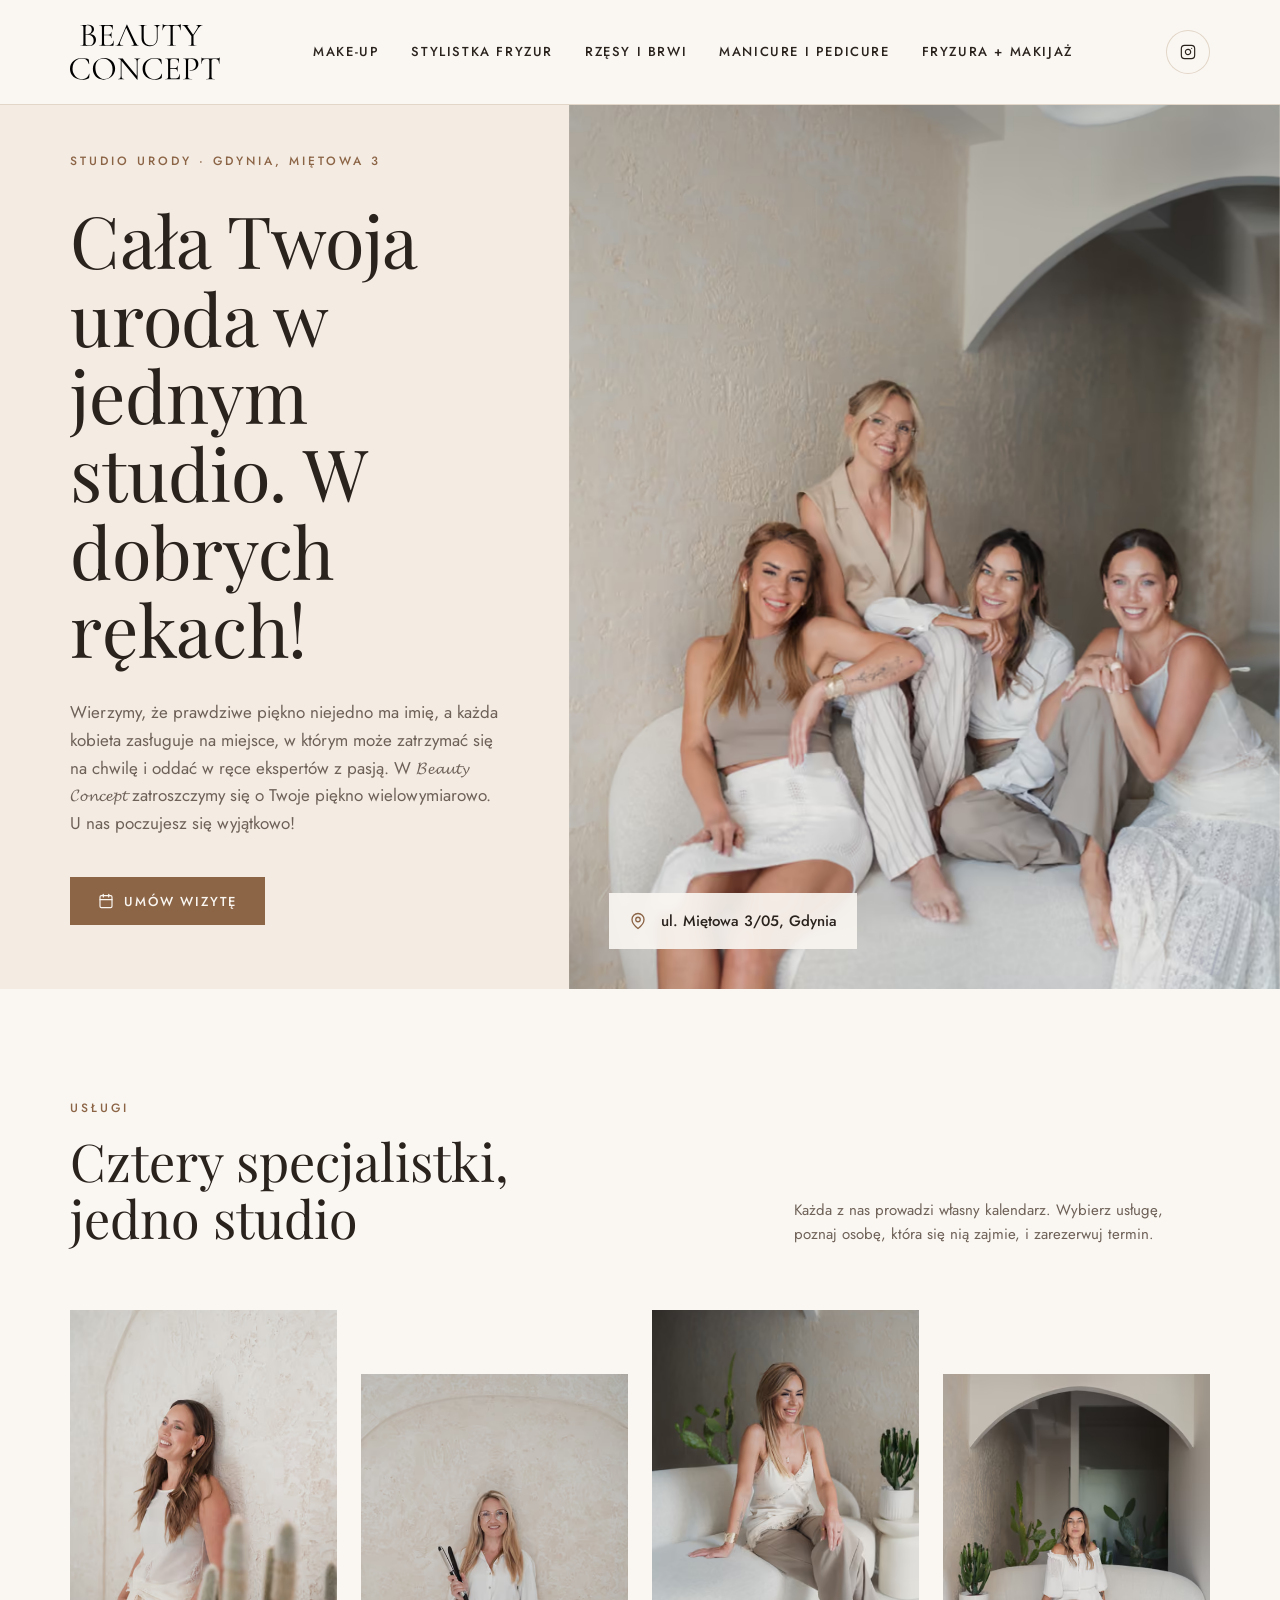
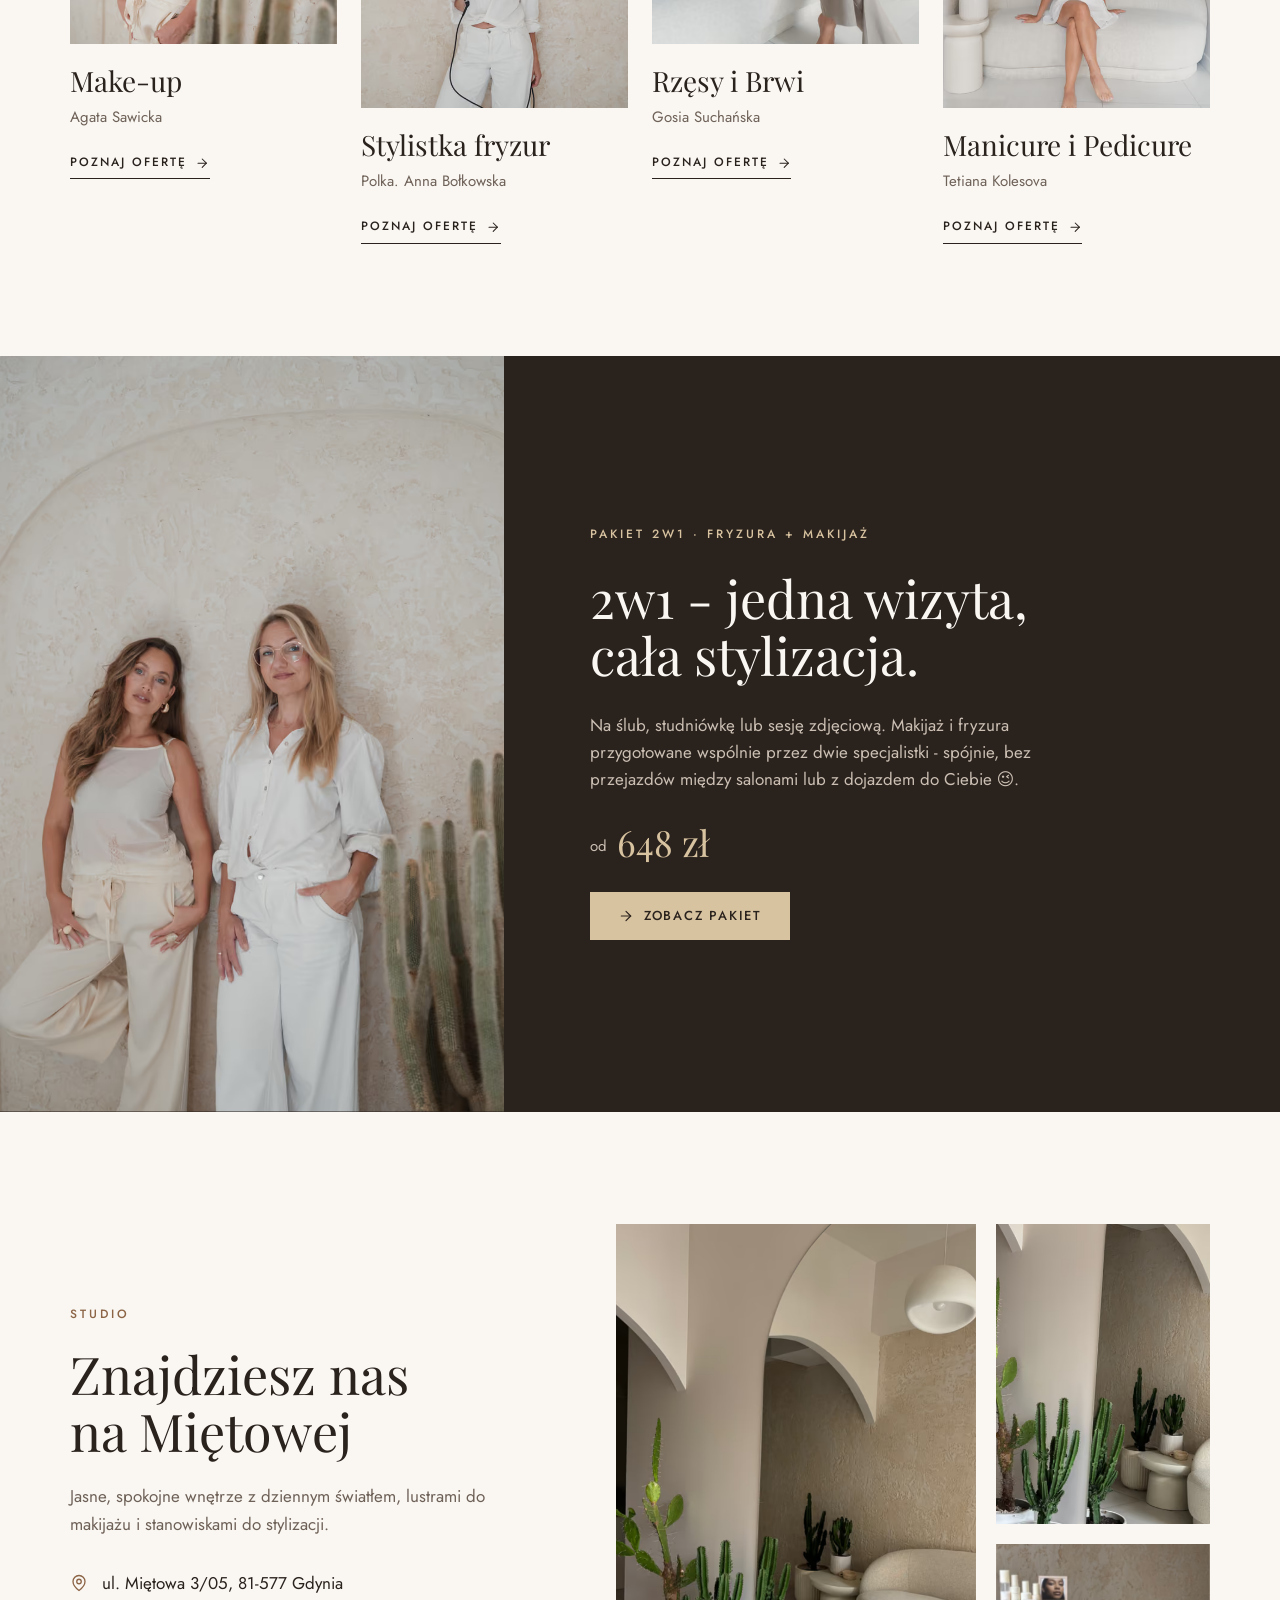
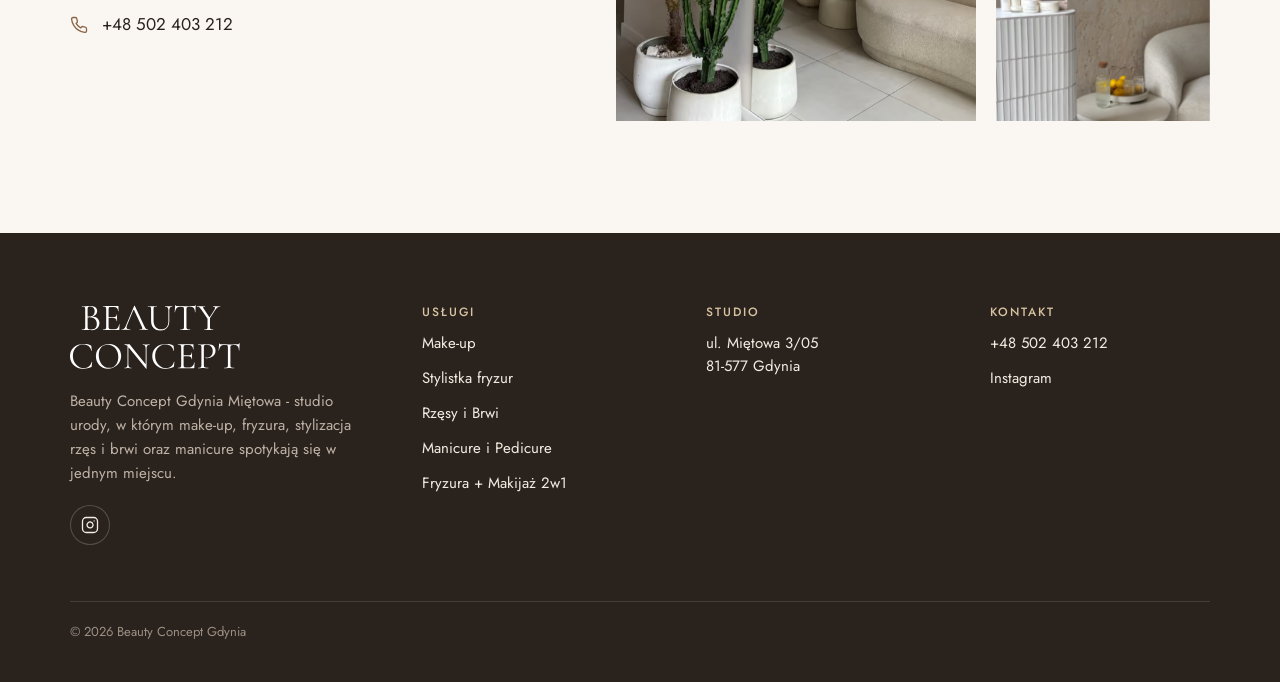
<file: index.html>
<!DOCTYPE html><html lang="pl"><head><meta charset="utf-8"><meta name="viewport" content="width=device-width, initial-scale=1"><title>Studio urody w Gdyni – make-up, stylistka fryzur, rzęsy, manicure</title><meta name="description" content="Beauty Concept Gdynia Miętowa: make-up, fryzura, rzęsy i brwi oraz manicure i pedicure w jednym miejscu. Cennik i rezerwacja online przez Booksy."><link rel="canonical" href="https://beautyconceptmietowa.pl/"><meta name="theme-color" content="#FAF7F2"><meta name="referrer" content="strict-origin-when-cross-origin"><link rel="icon" href="/favicon.svg" type="image/svg+xml"><meta name="generator" content="Astro v7.3.5"><meta property="og:type" content="website"><meta property="og:locale" content="pl_PL"><meta property="og:site_name" content="Beauty Concept"><meta property="og:title" content="Studio urody w Gdyni – make-up, stylistka fryzur, rzęsy, manicure"><meta property="og:description" content="Beauty Concept Gdynia Miętowa: make-up, fryzura, rzęsy i brwi oraz manicure i pedicure w jednym miejscu. Cennik i rezerwacja online przez Booksy."><meta property="og:url" content="https://beautyconceptmietowa.pl/"><meta property="og:image" content="https://beautyconceptmietowa.pl/_astro/hero.CQSYQVfs_1wGGOJ.jpg"><meta property="og:image:width" content="1200"><meta property="og:image:height" content="630"><meta property="og:image:alt" content="Kobieta po stylizacji w Beauty Concept Gdynia"><meta name="twitter:card" content="summary_large_image"><meta name="twitter:title" content="Studio urody w Gdyni – make-up, stylistka fryzur, rzęsy, manicure"><meta name="twitter:description" content="Beauty Concept Gdynia Miętowa: make-up, fryzura, rzęsy i brwi oraz manicure i pedicure w jednym miejscu. Cennik i rezerwacja online przez Booksy."><meta name="twitter:image" content="https://beautyconceptmietowa.pl/_astro/hero.CQSYQVfs_1wGGOJ.jpg"><meta name="twitter:image:alt" content="Kobieta po stylizacji w Beauty Concept Gdynia"><script type="application/ld+json">{"@context":"https://schema.org","@type":"BeautySalon","@id":"https://beautyconceptmietowa.pl/#salon","name":"Beauty Concept","url":"https://beautyconceptmietowa.pl/","image":"https://beautyconceptmietowa.pl/_astro/hero.CQSYQVfs_1wGGOJ.jpg","logo":"https://beautyconceptmietowa.pl/_astro/logo.Dc9oQUd-.svg","description":"Beauty Concept Gdynia - studio urody na Miętowej: make-up, stylistka fryzur, rzęsy i brwi, manicure i pedicure. Sprawdź ofertę, ceny i umów wizytę przez Booksy.","telephone":"+48 502 403 212","address":{"@type":"PostalAddress","streetAddress":"ul. Miętowa 3/05","postalCode":"81-577","addressLocality":"Gdynia","addressCountry":"PL"},"geo":{"@type":"GeoCoordinates","latitude":54.5189,"longitude":18.5305},"sameAs":["https://instagram.com/beautyconcept.gdynia","https://facebook.com/beautyconcept.gdynia"]}</script><!-- Client-side page swaps with a same-document view transition (cross-fade + card photo
         morph, see motion.css / morph.ts). Browsers without the API just swap the page. --><meta name="astro-view-transitions-enabled" content="true"><meta name="astro-view-transitions-fallback" content="swap"><script type="module" src="/_astro/ClientRouter.astro_astro_type_script_index_0_lang.C0MNin66.js"></script><!-- Pages can add <link rel="preload" as="image"> for the LCP image etc. --><link rel="preload" as="image" type="image/avif" href="/_astro/hero.CQSYQVfs_Z1f7m07.avif" imagesrcset="/_astro/hero.CQSYQVfs_1a7yJW.avif 480w, /_astro/hero.CQSYQVfs_22F6lo.avif 768w, /_astro/hero.CQSYQVfs_Z1B3cyj.avif 1024w, /_astro/hero.CQSYQVfs_TbsH9.avif 1440w, /_astro/hero.CQSYQVfs_Z1f7m07.avif 1920w, /_astro/hero.CQSYQVfs_Z1f7m07.avif 1920w" imagesizes="(min-width: 64rem) 56vw, 100vw" fetchpriority="high"><link rel="stylesheet" href="/_astro/BaseLayout.DWGkz-xp.css"><link rel="stylesheet" href="/_astro/index.BqKc2k51.css"><script type="module" src="/_astro/page.DJ1T1J6G.js"></script></head><body><a class="skip-link" href="#main">Przejdź do treści</a><header class="site-header" data-astro-cid-nen7h5rs><div class="site-header__bar" data-astro-cid-nen7h5rs><div class="site-header__inner" data-astro-cid-nen7h5rs><a class="site-header__brand" href="/" aria-current="page" data-astro-cid-nen7h5rs><img src="/_astro/logo.Dc9oQUd-.svg" alt="Beauty Concept" width="150" loading="eager" decoding="sync"></a><div class="site-header__actions" data-astro-cid-nen7h5rs><a class="site-header__book" href="/#uslugi" aria-label="Umów wizytę" data-astro-cid-nen7h5rs><svg xmlns="http://www.w3.org/2000/svg" viewBox="0 0 24 24" fill="none" stroke="currentColor" stroke-width="1.75" stroke-linecap="round" stroke-linejoin="round" aria-hidden="true" focusable="false"><path d="M8 2v4"></path><path d="M16 2v4"></path><rect width="18" height="18" x="3" y="4" rx="2"></rect><path d="M3 10h18"></path></svg></a><button type="button" class="nav-toggle" aria-expanded="false" aria-controls="site-nav" data-label-open="Otwórz menu" data-label-close="Zamknij menu" aria-label="Otwórz menu" data-astro-cid-nen7h5rs><svg viewBox="0 0 24 24" width="24" height="24" fill="none" stroke="currentColor" stroke-width="1.75" stroke-linecap="round" aria-hidden="true" focusable="false" data-astro-cid-nen7h5rs><path class="nav-toggle__line nav-toggle__line--top" d="M4 6h16" data-astro-cid-nen7h5rs></path><path class="nav-toggle__line nav-toggle__line--mid" d="M4 12h16" data-astro-cid-nen7h5rs></path><path class="nav-toggle__line nav-toggle__line--bottom" d="M4 18h16" data-astro-cid-nen7h5rs></path></svg></button></div><div class="site-nav" id="site-nav" style="--n: 5" data-astro-cid-nen7h5rs><nav aria-label="Menu główne" data-astro-cid-nen7h5rs><ul class="site-nav__list" data-astro-cid-nen7h5rs><li style="--i: 0" data-astro-cid-nen7h5rs><a href="/make-up/" data-astro-cid-nen7h5rs><span class="site-nav__text" data-astro-cid-nen7h5rs><span class="site-nav__label" data-astro-cid-nen7h5rs>Make-up</span><span class="site-nav__sub" data-astro-cid-nen7h5rs>Agata Sawicka</span></span><svg xmlns="http://www.w3.org/2000/svg" viewBox="0 0 24 24" fill="none" stroke="currentColor" stroke-width="1.75" stroke-linecap="round" stroke-linejoin="round" aria-hidden="true" focusable="false" class="site-nav__arrow"><path d="M7 7h10v10"></path><path d="M7 17 17 7"></path></svg></a></li><li style="--i: 1" data-astro-cid-nen7h5rs><a href="/fryzjer/" data-astro-cid-nen7h5rs><span class="site-nav__text" data-astro-cid-nen7h5rs><span class="site-nav__label" data-astro-cid-nen7h5rs>Stylistka fryzur</span><span class="site-nav__sub" data-astro-cid-nen7h5rs>Polka. Anna Bołkowska</span></span><svg xmlns="http://www.w3.org/2000/svg" viewBox="0 0 24 24" fill="none" stroke="currentColor" stroke-width="1.75" stroke-linecap="round" stroke-linejoin="round" aria-hidden="true" focusable="false" class="site-nav__arrow"><path d="M7 7h10v10"></path><path d="M7 17 17 7"></path></svg></a></li><li style="--i: 2" data-astro-cid-nen7h5rs><a href="/rzesy-i-brwi/" data-astro-cid-nen7h5rs><span class="site-nav__text" data-astro-cid-nen7h5rs><span class="site-nav__label" data-astro-cid-nen7h5rs>Rzęsy i Brwi</span><span class="site-nav__sub" data-astro-cid-nen7h5rs>Gosia Suchańska</span></span><svg xmlns="http://www.w3.org/2000/svg" viewBox="0 0 24 24" fill="none" stroke="currentColor" stroke-width="1.75" stroke-linecap="round" stroke-linejoin="round" aria-hidden="true" focusable="false" class="site-nav__arrow"><path d="M7 7h10v10"></path><path d="M7 17 17 7"></path></svg></a></li><li style="--i: 3" data-astro-cid-nen7h5rs><a href="/manicure-i-pedicure/" data-astro-cid-nen7h5rs><span class="site-nav__text" data-astro-cid-nen7h5rs><span class="site-nav__label" data-astro-cid-nen7h5rs>Manicure i Pedicure</span><span class="site-nav__sub" data-astro-cid-nen7h5rs>Tetiana Kolesova</span></span><svg xmlns="http://www.w3.org/2000/svg" viewBox="0 0 24 24" fill="none" stroke="currentColor" stroke-width="1.75" stroke-linecap="round" stroke-linejoin="round" aria-hidden="true" focusable="false" class="site-nav__arrow"><path d="M7 7h10v10"></path><path d="M7 17 17 7"></path></svg></a></li><li style="--i: 4" data-astro-cid-nen7h5rs><a href="/2w1/" data-astro-cid-nen7h5rs><span class="site-nav__text" data-astro-cid-nen7h5rs><span class="site-nav__label" data-astro-cid-nen7h5rs>Fryzura + Makijaż</span><span class="site-nav__sub" data-astro-cid-nen7h5rs>Pakiet</span></span><svg xmlns="http://www.w3.org/2000/svg" viewBox="0 0 24 24" fill="none" stroke="currentColor" stroke-width="1.75" stroke-linecap="round" stroke-linejoin="round" aria-hidden="true" focusable="false" class="site-nav__arrow"><path d="M7 7h10v10"></path><path d="M7 17 17 7"></path></svg></a></li></ul></nav><div class="site-nav__bottom" data-astro-cid-nen7h5rs><a class="btn btn--primary site-nav__cta" href="/#uslugi" data-astro-cid-nen7h5rs><svg xmlns="http://www.w3.org/2000/svg" viewBox="0 0 24 24" fill="none" stroke="currentColor" stroke-width="1.75" stroke-linecap="round" stroke-linejoin="round" aria-hidden="true" focusable="false"><path d="M8 2v4"></path><path d="M16 2v4"></path><rect width="18" height="18" x="3" y="4" rx="2"></rect><path d="M3 10h18"></path></svg>Umów wizytę</a><div class="site-nav__contact" data-astro-cid-nen7h5rs><p class="site-nav__address" data-astro-cid-nen7h5rs><span data-astro-cid-nen7h5rs>ul. Miętowa 3/05, Gdynia</span></p><ul class="socials socials--on-light" data-astro-cid-y2qsmizv><li data-astro-cid-y2qsmizv><a href="https://instagram.com/beautyconcept.gdynia" target="_blank" rel="noopener noreferrer" aria-label="Instagram (otwiera się w nowej karcie)" data-astro-cid-y2qsmizv><svg xmlns="http://www.w3.org/2000/svg" viewBox="0 0 24 24" fill="none" stroke="currentColor" stroke-width="1.75" stroke-linecap="round" stroke-linejoin="round" aria-hidden="true" focusable="false"><rect width="20" height="20" x="2" y="2" rx="5" ry="5"></rect><path d="M16 11.37A4 4 0 1 1 12.63 8 4 4 0 0 1 16 11.37z"></path><line x1="17.5" x2="17.51" y1="6.5" y2="6.5"></line></svg></a></li></ul></div></div></div></div></div></header><noscript><style>
    .nav-toggle {
      display: none !important;
    }
    @media (max-width: 1099px) {
      .site-nav {
        display: flex !important;
        position: static;
        height: auto;
      }
      .site-nav,
      .site-nav * {
        visibility: visible !important;
        clip-path: none !important;
        opacity: 1 !important;
        translate: none !important;
      }
    }
  </style></noscript><script type="module" src="/_astro/Header.astro_astro_type_script_index_0_lang.DxtButLg.js"></script><main id="main" tabindex="-1"><section class="hero" aria-labelledby="hero-title" data-astro-cid-i3irphx7><div class="hero__text" data-astro-cid-i3irphx7><p class="eyebrow hero__eyebrow" data-reveal data-astro-cid-i3irphx7>Studio urody · Gdynia, Miętowa 3</p><h1 id="hero-title" data-reveal="lines" data-astro-cid-i3irphx7>Cała Twoja uroda w jednym studio. W dobrych rękach! </h1><p class="hero__sub" data-reveal data-astro-cid-i3irphx7>Wierzymy, że prawdziwe piękno niejedno ma imię, a każda kobieta zasługuje na miejsce, w którym może zatrzymać się na chwilę i oddać 
w ręce ekspertów z pasją. W 𝓑𝓮𝓪𝓾𝓽𝔂 𝓒𝓸𝓷𝓬𝓮𝓹𝓽 zatroszczymy się o Twoje piękno wielowymiarowo. U nas poczujesz się wyjątkowo!</p><div class="hero__ctas" data-reveal data-astro-cid-i3irphx7><a class="btn btn--primary" href="#uslugi" data-astro-cid-i3irphx7><svg xmlns="http://www.w3.org/2000/svg" viewBox="0 0 24 24" fill="none" stroke="currentColor" stroke-width="1.75" stroke-linecap="round" stroke-linejoin="round" aria-hidden="true" focusable="false"><path d="M8 2v4"></path><path d="M16 2v4"></path><rect width="18" height="18" x="3" y="4" rx="2"></rect><path d="M3 10h18"></path></svg>Umów wizytę</a></div></div><div class="hero__media" data-reveal="curtain-settle" data-astro-cid-i3irphx7><div class="hero__layer" data-parallax="0.1" data-astro-cid-i3irphx7><picture><source srcset="/_astro/hero.CQSYQVfs_1a7yJW.avif 480w, /_astro/hero.CQSYQVfs_22F6lo.avif 768w, /_astro/hero.CQSYQVfs_Z1B3cyj.avif 1024w, /_astro/hero.CQSYQVfs_TbsH9.avif 1440w, /_astro/hero.CQSYQVfs_Z1f7m07.avif 1920w" type="image/avif" sizes="(min-width: 64rem) 56vw, 100vw"><source srcset="/_astro/hero.CQSYQVfs_RvrBB.webp 480w, /_astro/hero.CQSYQVfs_Z1NYn4l.webp 768w, /_astro/hero.CQSYQVfs_F9j0f.webp 1024w, /_astro/hero.CQSYQVfs_Z1SN9xe.webp 1440w, /_astro/hero.CQSYQVfs_1259yr.webp 1920w" type="image/webp" sizes="(min-width: 64rem) 56vw, 100vw"><img src="/_astro/hero.CQSYQVfs_ZXqHW8.jpg" srcset="/_astro/hero.CQSYQVfs_Lz5xy.jpg 480w, /_astro/hero.CQSYQVfs_f3xG4.jpg 768w, /_astro/hero.CQSYQVfs_Z1mVI3c.jpg 1024w, /_astro/hero.CQSYQVfs_18hWdg.jpg 1440w, /_astro/hero.CQSYQVfs_Z110Ru0.jpg 1920w" alt="Kobieta po stylizacji w Beauty Concept Gdynia" sizes="(min-width: 64rem) 56vw, 100vw" loading="eager" fetchpriority="high" decoding="sync" width="2400" height="3600" class="hero__img"></picture></div><p class="hero__badge" data-reveal data-astro-cid-i3irphx7><svg xmlns="http://www.w3.org/2000/svg" viewBox="0 0 24 24" fill="none" stroke="currentColor" stroke-width="1.75" stroke-linecap="round" stroke-linejoin="round" aria-hidden="true" focusable="false"><path d="M20 10c0 6-8 12-8 12s-8-6-8-12a8 8 0 0 1 16 0Z"></path><circle cx="12" cy="10" r="3"></circle></svg><span data-astro-cid-i3irphx7><strong data-astro-cid-i3irphx7>ul. Miętowa 3/05, Gdynia</strong></span></p></div></section><section id="uslugi" class="section container" aria-labelledby="uslugi-title" data-astro-cid-uimpagga><header class="head" data-reveal data-astro-cid-uimpagga><div class="head__left" data-astro-cid-uimpagga><p class="eyebrow" data-astro-cid-uimpagga>Usługi</p><h2 id="uslugi-title" data-astro-cid-uimpagga>Cztery specjalistki, jedno studio</h2></div><p class="head__intro" data-astro-cid-uimpagga>Każda z nas prowadzi własny kalendarz. Wybierz usługę, poznaj osobę, która się nią zajmie, i zarezerwuj termin.</p></header><ul class="cards" data-reveal-stagger="100" data-reveal-stagger-mobile="100/2" data-astro-cid-uimpagga><li class="card" data-reveal data-morph-scope data-astro-cid-uimpagga><div class="card__photo" data-morph-card="/make-up/" data-astro-cid-uimpagga><picture><source srcset="/_astro/makeup.BL9FNVMu_E0vlN.avif 480w, /_astro/makeup.BL9FNVMu_Z2bJtgR.avif 720w, /_astro/makeup.BL9FNVMu_ZvvPmL.avif 1080w" type="image/avif" sizes="(min-width: 64rem) 25vw, (min-width: 40rem) 50vw, 100vw"><source srcset="/_astro/makeup.BL9FNVMu_Z28Y6Sz.webp 480w, /_astro/makeup.BL9FNVMu_2r1FDg.webp 720w, /_astro/makeup.BL9FNVMu_MR9e8.webp 1080w" type="image/webp" sizes="(min-width: 64rem) 25vw, (min-width: 40rem) 50vw, 100vw"><img src="/_astro/makeup.BL9FNVMu_1YFfVi.jpg" srcset="/_astro/makeup.BL9FNVMu_S6YQU.jpg 480w, /_astro/makeup.BL9FNVMu_Z6DChf.jpg 720w, /_astro/makeup.BL9FNVMu_Z228icB.jpg 1080w" alt="Agata Sawicka – makijaż w Beauty Concept Gdynia" sizes="(min-width: 64rem) 25vw, (min-width: 40rem) 50vw, 100vw" loading="lazy" decoding="async" width="2400" height="3600" class="card__img"></picture></div><div class="card__meta" data-astro-cid-uimpagga><h3 class="card__name" data-astro-cid-uimpagga>Make-up</h3><p class="card__providers" data-astro-cid-uimpagga><a href="/make-up/#agata-sawicka" data-astro-cid-uimpagga>Agata Sawicka</a></p></div><a class="link-arrow card__link" href="/make-up/" data-astro-cid-uimpagga>Poznaj ofertę<span class="sr-only" data-astro-cid-uimpagga> – Make-up</span><svg xmlns="http://www.w3.org/2000/svg" viewBox="0 0 24 24" fill="none" stroke="currentColor" stroke-width="1.75" stroke-linecap="round" stroke-linejoin="round" aria-hidden="true" focusable="false"><path d="M5 12h14"></path><path d="m12 5 7 7-7 7"></path></svg></a></li><li class="card" data-reveal data-morph-scope data-astro-cid-uimpagga><div class="card__photo" data-morph-card="/fryzjer/" data-astro-cid-uimpagga><picture><source srcset="/_astro/fryzjer.C5tHvRc7_McQFG.avif 480w, /_astro/fryzjer.C5tHvRc7_205n62.avif 720w, /_astro/fryzjer.C5tHvRc7_X7CXh.avif 1080w" type="image/avif" sizes="(min-width: 64rem) 25vw, (min-width: 40rem) 50vw, 100vw"><source srcset="/_astro/fryzjer.C5tHvRc7_kLRLS.webp 480w, /_astro/fryzjer.C5tHvRc7_Z1KHL70.webp 720w, /_astro/fryzjer.C5tHvRc7_18IhaK.webp 1080w" type="image/webp" sizes="(min-width: 64rem) 25vw, (min-width: 40rem) 50vw, 100vw"><img src="/_astro/fryzjer.C5tHvRc7_Es7I5.jpg" srcset="/_astro/fryzjer.C5tHvRc7_Z2cSq8C.jpg 480w, /_astro/fryzjer.C5tHvRc7_tsUgc.jpg 720w, /_astro/fryzjer.C5tHvRc7_Zk7cue.jpg 1080w" alt="Fryzura wykonana w Beauty Concept Gdynia" sizes="(min-width: 64rem) 25vw, (min-width: 40rem) 50vw, 100vw" loading="lazy" decoding="async" width="2400" height="3600" class="card__img"></picture></div><div class="card__meta" data-astro-cid-uimpagga><h3 class="card__name" data-astro-cid-uimpagga>Stylistka fryzur</h3><p class="card__providers" data-astro-cid-uimpagga><a href="/fryzjer/#polka" data-astro-cid-uimpagga>Polka. Anna Bołkowska</a></p></div><a class="link-arrow card__link" href="/fryzjer/" data-astro-cid-uimpagga>Poznaj ofertę<span class="sr-only" data-astro-cid-uimpagga> – Stylistka fryzur</span><svg xmlns="http://www.w3.org/2000/svg" viewBox="0 0 24 24" fill="none" stroke="currentColor" stroke-width="1.75" stroke-linecap="round" stroke-linejoin="round" aria-hidden="true" focusable="false"><path d="M5 12h14"></path><path d="m12 5 7 7-7 7"></path></svg></a></li><li class="card" data-reveal data-morph-scope data-astro-cid-uimpagga><div class="card__photo" data-morph-card="/rzesy-i-brwi/" data-astro-cid-uimpagga><picture><source srcset="/_astro/rzesy-i-brwi.DdsN-vcA_Z13rVxS.avif 480w, /_astro/rzesy-i-brwi.DdsN-vcA_Uukvf.avif 720w, /_astro/rzesy-i-brwi.DdsN-vcA_ZiRlNh.avif 1080w" type="image/avif" sizes="(min-width: 64rem) 25vw, (min-width: 40rem) 50vw, 100vw"><source srcset="/_astro/rzesy-i-brwi.DdsN-vcA_ZFFwbc.webp 480w, /_astro/rzesy-i-brwi.DdsN-vcA_2kbVoI.webp 720w, /_astro/rzesy-i-brwi.DdsN-vcA_Z2w0TtW.webp 1080w" type="image/webp" sizes="(min-width: 64rem) 25vw, (min-width: 40rem) 50vw, 100vw"><img src="/_astro/rzesy-i-brwi.DdsN-vcA_ZDVIaK.jpg" srcset="/_astro/rzesy-i-brwi.DdsN-vcA_20tS2l.jpg 480w, /_astro/rzesy-i-brwi.DdsN-vcA_ZFSGCo.jpg 720w, /_astro/rzesy-i-brwi.DdsN-vcA_wSYYf.jpg 1080w" alt="Stylizacja rzęs i brwi w Beauty Concept Gdynia" sizes="(min-width: 64rem) 25vw, (min-width: 40rem) 50vw, 100vw" loading="lazy" decoding="async" width="2400" height="3600" class="card__img"></picture></div><div class="card__meta" data-astro-cid-uimpagga><h3 class="card__name" data-astro-cid-uimpagga>Rzęsy i Brwi</h3><p class="card__providers" data-astro-cid-uimpagga><a href="/rzesy-i-brwi/#gosia" data-astro-cid-uimpagga>Gosia Suchańska</a></p></div><a class="link-arrow card__link" href="/rzesy-i-brwi/" data-astro-cid-uimpagga>Poznaj ofertę<span class="sr-only" data-astro-cid-uimpagga> – Rzęsy i Brwi</span><svg xmlns="http://www.w3.org/2000/svg" viewBox="0 0 24 24" fill="none" stroke="currentColor" stroke-width="1.75" stroke-linecap="round" stroke-linejoin="round" aria-hidden="true" focusable="false"><path d="M5 12h14"></path><path d="m12 5 7 7-7 7"></path></svg></a></li><li class="card" data-reveal data-morph-scope data-astro-cid-uimpagga><div class="card__photo" data-morph-card="/manicure-i-pedicure/" data-astro-cid-uimpagga><picture><source srcset="/_astro/manicure-i-pedicure.DExhtIz2_1WOr2T.avif 480w, /_astro/manicure-i-pedicure.DExhtIz2_Z2qgy3b.avif 720w, /_astro/manicure-i-pedicure.DExhtIz2_ZipIV2.avif 1080w" type="image/avif" sizes="(min-width: 64rem) 25vw, (min-width: 40rem) 50vw, 100vw"><source srcset="/_astro/manicure-i-pedicure.DExhtIz2_1IWYBP.webp 480w, /_astro/manicure-i-pedicure.DExhtIz2_GsMkE.webp 720w, /_astro/manicure-i-pedicure.DExhtIz2_PnC8.webp 1080w" type="image/webp" sizes="(min-width: 64rem) 25vw, (min-width: 40rem) 50vw, 100vw"><img src="/_astro/manicure-i-pedicure.DExhtIz2_ZjJ2lb.jpg" srcset="/_astro/manicure-i-pedicure.DExhtIz2_5qjKO.jpg 480w, /_astro/manicure-i-pedicure.DExhtIz2_rQt5u.jpg 720w, /_astro/manicure-i-pedicure.DExhtIz2_Z2jUfg1.jpg 1080w" alt="Manicure wykonany w Beauty Concept Gdynia" sizes="(min-width: 64rem) 25vw, (min-width: 40rem) 50vw, 100vw" loading="lazy" decoding="async" width="2400" height="3600" class="card__img"></picture></div><div class="card__meta" data-astro-cid-uimpagga><h3 class="card__name" data-astro-cid-uimpagga>Manicure i Pedicure</h3><p class="card__providers" data-astro-cid-uimpagga><a href="/manicure-i-pedicure/#tetiana" data-astro-cid-uimpagga>Tetiana Kolesova</a></p></div><a class="link-arrow card__link" href="/manicure-i-pedicure/" data-astro-cid-uimpagga>Poznaj ofertę<span class="sr-only" data-astro-cid-uimpagga> – Manicure i Pedicure</span><svg xmlns="http://www.w3.org/2000/svg" viewBox="0 0 24 24" fill="none" stroke="currentColor" stroke-width="1.75" stroke-linecap="round" stroke-linejoin="round" aria-hidden="true" focusable="false"><path d="M5 12h14"></path><path d="m12 5 7 7-7 7"></path></svg></a></li></ul></section><section class="combo section--dark on-dark" aria-labelledby="combo-title" data-morph-scope data-astro-cid-vpu5b3dh><div class="combo__media" data-reveal="curtain-left" data-morph-card="/2w1/" data-astro-cid-vpu5b3dh><picture><source srcset="/_astro/combo.B3HgoPNg_Z1VQJM2.avif 480w, /_astro/combo.B3HgoPNg_Z1q590f.avif 768w, /_astro/combo.B3HgoPNg_axAbz.avif 1120w" type="image/avif" sizes="(min-width: 40rem) min(40vw, 34rem), 100vw"><source srcset="/_astro/combo.B3HgoPNg_ZIk5nP.webp 480w, /_astro/combo.B3HgoPNg_Q7myj.webp 768w, /_astro/combo.B3HgoPNg_ZgRnHe.webp 1120w" type="image/webp" sizes="(min-width: 40rem) min(40vw, 34rem), 100vw"><img src="/_astro/combo.B3HgoPNg_ZjuTHR.jpg" srcset="/_astro/combo.B3HgoPNg_1kHPmz.jpg 480w, /_astro/combo.B3HgoPNg_Z1bXEu8.jpg 768w, /_astro/combo.B3HgoPNg_2fDrbc.jpg 1120w" alt="Dwie kobiety w jasnych stylizacjach na tle kremowej ściany studia" sizes="(min-width: 40rem) min(40vw, 34rem), 100vw" loading="lazy" decoding="async" width="2400" height="3600" class="combo__img"></picture></div><div class="combo__text" data-reveal data-astro-cid-vpu5b3dh><p class="eyebrow" data-astro-cid-vpu5b3dh>Pakiet 2w1 · fryzura + makijaż</p><h2 id="combo-title" data-astro-cid-vpu5b3dh>2w1 - jedna wizyta, cała stylizacja.</h2><p class="combo__body" data-astro-cid-vpu5b3dh>Na ślub, studniówkę lub sesję zdjęciową. Makijaż i fryzura przygotowane wspólnie przez dwie specjalistki - spójnie, bez przejazdów między salonami lub z dojazdem do Ciebie 😉.</p><p class="combo__price" data-astro-cid-vpu5b3dh><span class="combo__from" data-astro-cid-vpu5b3dh>od</span><span class="combo__amount" data-countup="650" data-astro-cid-vpu5b3dh>650 zł</span></p><a class="btn btn--gold" href="/2w1/" data-astro-cid-vpu5b3dh><svg xmlns="http://www.w3.org/2000/svg" viewBox="0 0 24 24" fill="none" stroke="currentColor" stroke-width="1.75" stroke-linecap="round" stroke-linejoin="round" aria-hidden="true" focusable="false"><path d="M5 12h14"></path><path d="m12 5 7 7-7 7"></path></svg>Zobacz pakiet</a></div></section><section class="studio section container" aria-labelledby="studio-title" data-astro-cid-blhrp35t><div class="studio__head" data-reveal data-astro-cid-blhrp35t><p class="eyebrow" data-astro-cid-blhrp35t>Studio</p><h2 id="studio-title" data-astro-cid-blhrp35t>Znajdziesz nas na Miętowej</h2></div><div class="photos photos--3" data-reveal-stagger="150" style="--stagger-base: 200" data-astro-cid-blhrp35t><div class="photo photo--1" data-reveal="curtain-mobile" data-astro-cid-blhrp35t><div class="photo__layer" data-parallax="0.05" data-astro-cid-blhrp35t><picture><source srcset="/_astro/studio-1.3FYSbUVj_2sbkRc.avif 480w, /_astro/studio-1.3FYSbUVj_28MCVX.avif 720w, /_astro/studio-1.3FYSbUVj_Z1nqtnE.avif 1080w" type="image/avif" sizes="(min-width: 64rem) 45vw, 100vw"><source srcset="/_astro/studio-1.3FYSbUVj_Z1iBNkP.webp 480w, /_astro/studio-1.3FYSbUVj_Z1C0vg4.webp 720w, /_astro/studio-1.3FYSbUVj_Z150GQQ.webp 1080w" type="image/webp" sizes="(min-width: 64rem) 45vw, 100vw"><img src="/_astro/studio-1.3FYSbUVj_Z1thS16.jpg" srcset="/_astro/studio-1.3FYSbUVj_VyS2m.jpg 480w, /_astro/studio-1.3FYSbUVj_Cbb78.jpg 720w, /_astro/studio-1.3FYSbUVj_ZXntjV.jpg 1080w" alt="Wnętrze studia Beauty Concept - stanowisko do makijażu" sizes="(min-width: 64rem) 45vw, 100vw" loading="lazy" decoding="async" width="2400" height="3200" class="photo__img"></picture></div></div><div class="photo photo--2" data-reveal="curtain-mobile" data-astro-cid-blhrp35t><div class="photo__layer" data-parallax="0.15" data-astro-cid-blhrp35t><picture><source srcset="/_astro/studio-2.C1nsxUus_ZPQyrN.avif 480w, /_astro/studio-2.C1nsxUus_Z1afgn2.avif 720w, /_astro/studio-2.C1nsxUus_Z2lUHaX.avif 1080w" type="image/avif" sizes="(min-width: 64rem) 20vw, 50vw"><source srcset="/_astro/studio-2.C1nsxUus_swq96.webp 480w, /_astro/studio-2.C1nsxUus_98IdR.webp 720w, /_astro/studio-2.C1nsxUus_Z23uUEa.webp 1080w" type="image/webp" sizes="(min-width: 64rem) 20vw, 50vw"><img src="/_astro/studio-2.C1nsxUus_Z2rM6Np.jpg" srcset="/_astro/studio-2.C1nsxUus_Z2mt1hD.jpg 480w, /_astro/studio-2.C1nsxUus_2okpB4.jpg 720w, /_astro/studio-2.C1nsxUus_Z1VRH7f.jpg 1080w" alt="Stanowisko stylistki fryzur w studiu Beauty Concept" sizes="(min-width: 64rem) 20vw, 50vw" loading="lazy" decoding="async" width="2400" height="3200" class="photo__img"></picture></div></div><div class="photo photo--3" data-reveal="curtain-mobile" data-astro-cid-blhrp35t><div class="photo__layer" data-parallax="0.1" data-astro-cid-blhrp35t><picture><source srcset="/_astro/studio-3.BmlNZd_z_1SrqCE.avif 480w, /_astro/studio-3.BmlNZd_z_1z3IHq.avif 720w, /_astro/studio-3.BmlNZd_z_1ix1uj.avif 1080w" type="image/avif" sizes="(min-width: 64rem) 20vw, 50vw"><source srcset="/_astro/studio-3.BmlNZd_z_Z1RlHzn.webp 480w, /_astro/studio-3.BmlNZd_z_Z2bJpuB.webp 720w, /_astro/studio-3.BmlNZd_z_1AWN17.webp 1080w" type="image/webp" sizes="(min-width: 64rem) 20vw, 50vw"><img src="/_astro/studio-3.BmlNZd_z_1cFBQR.jpg" srcset="/_astro/studio-3.BmlNZd_z_mOXMO.jpg 480w, /_astro/studio-3.BmlNZd_z_3rgRA.jpg 720w, /_astro/studio-3.BmlNZd_z_1HA1y2.jpg 1080w" alt="Detal wnętrza studia Beauty Concept" sizes="(min-width: 64rem) 20vw, 50vw" loading="lazy" decoding="async" width="2400" height="3200" class="photo__img"></picture></div></div></div><div class="studio__text" data-reveal data-astro-cid-blhrp35t><p class="lead studio__body" data-astro-cid-blhrp35t>Jasne, spokojne wnętrze z dziennym światłem, lustrami do makijażu i stanowiskami do stylizacji.</p><ul class="contact" data-astro-cid-blhrp35t><li data-astro-cid-blhrp35t><svg xmlns="http://www.w3.org/2000/svg" viewBox="0 0 24 24" fill="none" stroke="currentColor" stroke-width="1.75" stroke-linecap="round" stroke-linejoin="round" aria-hidden="true" focusable="false"><path d="M20 10c0 6-8 12-8 12s-8-6-8-12a8 8 0 0 1 16 0Z"></path><circle cx="12" cy="10" r="3"></circle></svg><a href="https://maps.app.goo.gl/DFVaFao4Vhz5gdvr6" target="_blank" rel="noopener noreferrer" data-astro-cid-blhrp35t>ul. Miętowa 3/05, 81-577 Gdynia<span class="sr-only" data-astro-cid-blhrp35t> (otwiera się w nowej karcie)</span></a></li><li data-astro-cid-blhrp35t><svg xmlns="http://www.w3.org/2000/svg" viewBox="0 0 24 24" fill="none" stroke="currentColor" stroke-width="1.75" stroke-linecap="round" stroke-linejoin="round" aria-hidden="true" focusable="false"><path d="M22 16.92v3a2 2 0 0 1-2.18 2 19.79 19.79 0 0 1-8.63-3.07 19.5 19.5 0 0 1-6-6 19.79 19.79 0 0 1-3.07-8.67A2 2 0 0 1 4.11 2h3a2 2 0 0 1 2 1.72c.127.96.361 1.903.7 2.81a2 2 0 0 1-.45 2.11L8.09 9.91a16 16 0 0 0 6 6l1.27-1.27a2 2 0 0 1 2.11-.45c.907.339 1.85.573 2.81.7A2 2 0 0 1 22 16.92z"></path></svg><a href="tel:+48502403212" data-astro-cid-blhrp35t>+48 502 403 212</a></li></ul><a class="btn btn--outline studio__map" href="https://maps.app.goo.gl/DFVaFao4Vhz5gdvr6" target="_blank" rel="noopener noreferrer" data-astro-cid-blhrp35t><svg xmlns="http://www.w3.org/2000/svg" viewBox="0 0 24 24" fill="none" stroke="currentColor" stroke-width="1.75" stroke-linecap="round" stroke-linejoin="round" aria-hidden="true" focusable="false"><polygon points="3 11 22 2 13 21 11 13 3 11"></polygon></svg>Prowadź do studia<span class="sr-only" data-astro-cid-blhrp35t> (otwiera się w nowej karcie)</span></a></div></section></main><footer class="site-footer" data-astro-cid-jo6i4kqk><div class="site-footer__inner" data-astro-cid-jo6i4kqk><div class="site-footer__top" data-astro-cid-jo6i4kqk><div class="site-footer__brand" data-astro-cid-jo6i4kqk><a href="/" class="site-footer__logo" data-astro-cid-jo6i4kqk><img src="/_astro/logo-light.Bao10LRK.svg" alt="Beauty Concept" width="170" loading="lazy" decoding="async"></a><p class="site-footer__tagline" data-astro-cid-jo6i4kqk>Beauty Concept Gdynia Miętowa - studio urody, w którym make-up, fryzura, stylizacja rzęs i brwi oraz manicure spotykają się w jednym miejscu.</p><ul class="socials socials--on-dark" data-astro-cid-y2qsmizv><li data-astro-cid-y2qsmizv><a href="https://instagram.com/beautyconcept.gdynia" target="_blank" rel="noopener noreferrer" aria-label="Instagram (otwiera się w nowej karcie)" data-astro-cid-y2qsmizv><svg xmlns="http://www.w3.org/2000/svg" viewBox="0 0 24 24" fill="none" stroke="currentColor" stroke-width="1.75" stroke-linecap="round" stroke-linejoin="round" aria-hidden="true" focusable="false"><rect width="20" height="20" x="2" y="2" rx="5" ry="5"></rect><path d="M16 11.37A4 4 0 1 1 12.63 8 4 4 0 0 1 16 11.37z"></path><line x1="17.5" x2="17.51" y1="6.5" y2="6.5"></line></svg></a></li></ul></div><nav class="site-footer__col" aria-labelledby="footer-services" data-astro-cid-jo6i4kqk><h2 id="footer-services" class="site-footer__heading" data-astro-cid-jo6i4kqk>Usługi</h2><ul data-astro-cid-jo6i4kqk><li data-astro-cid-jo6i4kqk><a href="/make-up/" data-astro-cid-jo6i4kqk>Make-up</a></li><li data-astro-cid-jo6i4kqk><a href="/fryzjer/" data-astro-cid-jo6i4kqk>Stylistka fryzur</a></li><li data-astro-cid-jo6i4kqk><a href="/rzesy-i-brwi/" data-astro-cid-jo6i4kqk>Rzęsy i Brwi</a></li><li data-astro-cid-jo6i4kqk><a href="/manicure-i-pedicure/" data-astro-cid-jo6i4kqk>Manicure i Pedicure</a></li><li data-astro-cid-jo6i4kqk><a href="/2w1/" data-astro-cid-jo6i4kqk>Fryzura + Makijaż 2w1</a></li></ul></nav><div class="site-footer__col" data-astro-cid-jo6i4kqk><h2 class="site-footer__heading" data-astro-cid-jo6i4kqk>Studio</h2><address data-astro-cid-jo6i4kqk><a href="https://maps.app.goo.gl/DFVaFao4Vhz5gdvr6" target="_blank" rel="noopener noreferrer" data-astro-cid-jo6i4kqk>ul. Miętowa 3/05<br data-astro-cid-jo6i4kqk>81-577 Gdynia</a></address></div><div class="site-footer__col site-footer__col--contact" data-astro-cid-jo6i4kqk><h2 class="site-footer__heading" data-astro-cid-jo6i4kqk>Kontakt</h2><ul data-astro-cid-jo6i4kqk><li data-astro-cid-jo6i4kqk><a href="tel:+48502403212" data-astro-cid-jo6i4kqk>+48 502 403 212</a></li><li data-astro-cid-jo6i4kqk><a href="https://instagram.com/beautyconcept.gdynia" target="_blank" rel="noopener noreferrer" data-astro-cid-jo6i4kqk>Instagram</a></li></ul></div></div><div class="site-footer__bottom" data-astro-cid-jo6i4kqk><p data-astro-cid-jo6i4kqk>© 2026 Beauty Concept Gdynia</p></div></div></footer><div class="book-bar" data-book-bar inert data-astro-cid-uhv5q5dv><a class="btn btn--primary book-bar__btn" href="/#uslugi" data-astro-cid-uhv5q5dv><svg xmlns="http://www.w3.org/2000/svg" viewBox="0 0 24 24" fill="none" stroke="currentColor" stroke-width="1.75" stroke-linecap="round" stroke-linejoin="round" aria-hidden="true" focusable="false"><path d="M8 2v4"></path><path d="M16 2v4"></path><rect width="18" height="18" x="3" y="4" rx="2"></rect><path d="M3 10h18"></path></svg>Umów wizytę</a></div><script type="module" src="/_astro/BookingBar.astro_astro_type_script_index_0_lang.B8q7rHAC.js"></script><script type="module" src="/_astro/BaseLayout.astro_astro_type_script_index_0_lang.vEzO8vdu.js"></script></body></html>
</file>
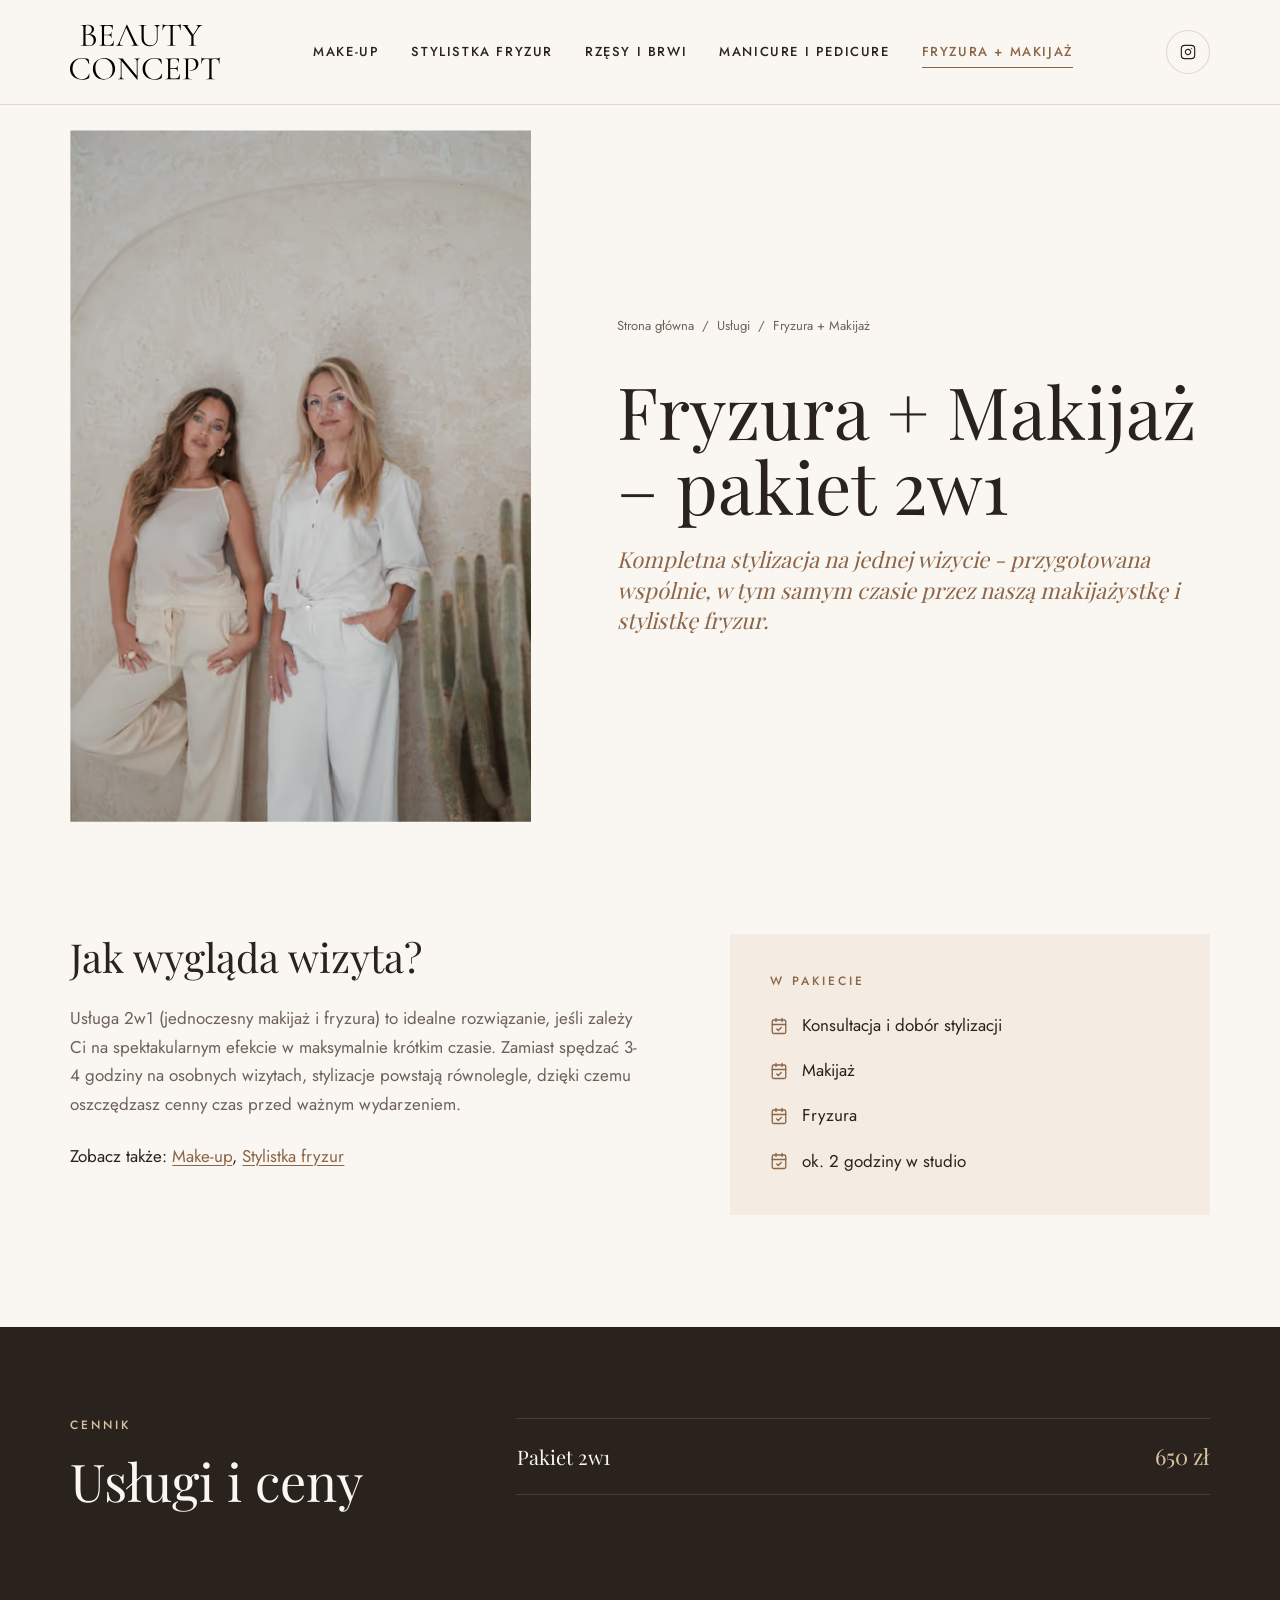
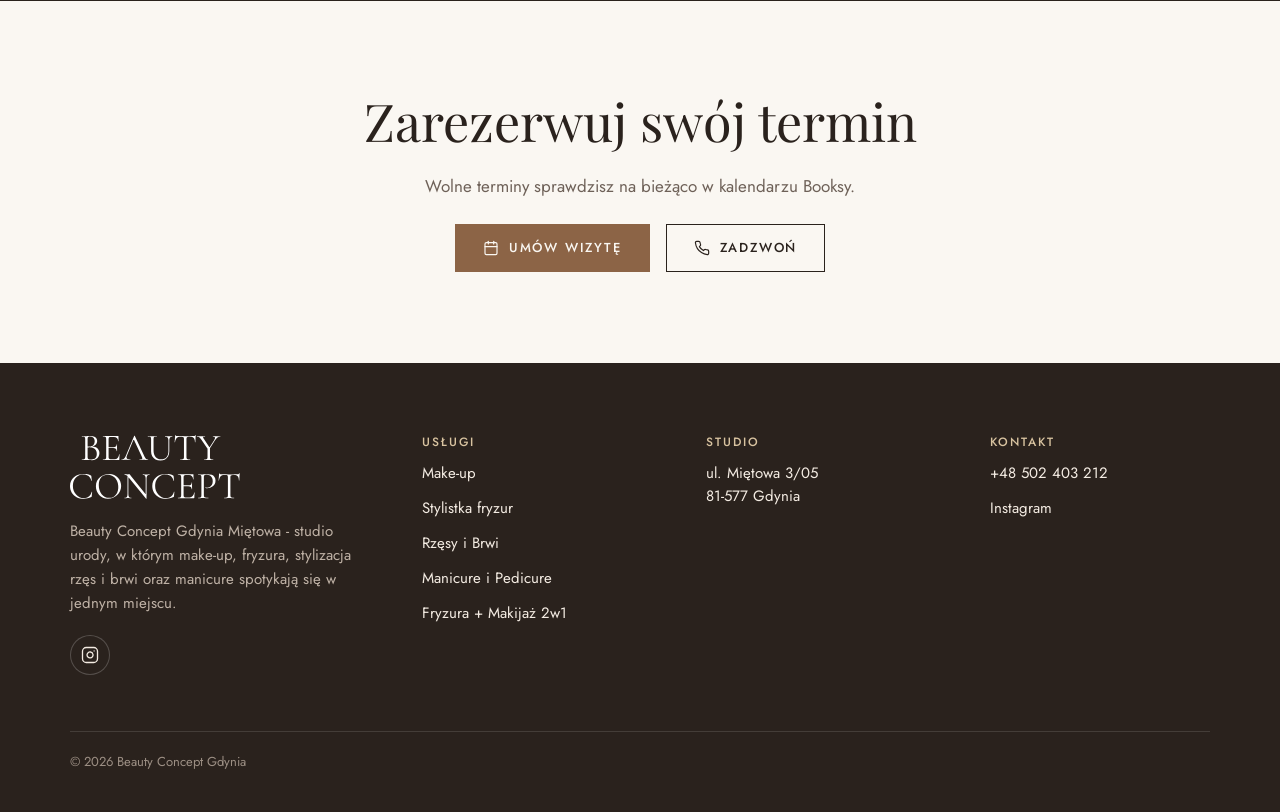
<file: 2w1/index.html>
<!DOCTYPE html><html lang="pl"><head><meta charset="utf-8"><meta name="viewport" content="width=device-width, initial-scale=1"><title>Fryzura i makijaż 2w1 – pakiet  Gdynia | Beauty Concept</title><meta name="description" content="Pakiet 2w1: makijaż i fryzura podczas jednej wizyty w Gdyni. "><link rel="canonical" href="https://beautyconceptmietowa.pl/2w1/"><meta name="theme-color" content="#FAF7F2"><meta name="referrer" content="strict-origin-when-cross-origin"><link rel="icon" href="/favicon.svg" type="image/svg+xml"><meta name="generator" content="Astro v7.3.5"><meta property="og:type" content="website"><meta property="og:locale" content="pl_PL"><meta property="og:site_name" content="Beauty Concept"><meta property="og:title" content="Fryzura i makijaż 2w1 – pakiet  Gdynia | Beauty Concept"><meta property="og:description" content="Pakiet 2w1: makijaż i fryzura podczas jednej wizyty w Gdyni. "><meta property="og:url" content="https://beautyconceptmietowa.pl/2w1/"><meta property="og:image" content="https://beautyconceptmietowa.pl/_astro/combo.B3HgoPNg_ZW4PJ6.jpg"><meta property="og:image:width" content="1200"><meta property="og:image:height" content="630"><meta property="og:image:alt" content="Dwie kobiety w jasnych stylizacjach na tle kremowej ściany studia"><meta name="twitter:card" content="summary_large_image"><meta name="twitter:title" content="Fryzura i makijaż 2w1 – pakiet  Gdynia | Beauty Concept"><meta name="twitter:description" content="Pakiet 2w1: makijaż i fryzura podczas jednej wizyty w Gdyni. "><meta name="twitter:image" content="https://beautyconceptmietowa.pl/_astro/combo.B3HgoPNg_ZW4PJ6.jpg"><meta name="twitter:image:alt" content="Dwie kobiety w jasnych stylizacjach na tle kremowej ściany studia"><script type="application/ld+json">{"@context":"https://schema.org","@type":"BeautySalon","@id":"https://beautyconceptmietowa.pl/#salon","name":"Beauty Concept","url":"https://beautyconceptmietowa.pl/","image":"https://beautyconceptmietowa.pl/_astro/combo.B3HgoPNg_ZW4PJ6.jpg","logo":"https://beautyconceptmietowa.pl/_astro/logo.Dc9oQUd-.svg","description":"Beauty Concept Gdynia - studio urody na Miętowej: make-up, stylistka fryzur, rzęsy i brwi, manicure i pedicure. Sprawdź ofertę, ceny i umów wizytę przez Booksy.","telephone":"+48 502 403 212","address":{"@type":"PostalAddress","streetAddress":"ul. Miętowa 3/05","postalCode":"81-577","addressLocality":"Gdynia","addressCountry":"PL"},"geo":{"@type":"GeoCoordinates","latitude":54.5189,"longitude":18.5305},"sameAs":["https://instagram.com/beautyconcept.gdynia","https://facebook.com/beautyconcept.gdynia"]}</script><script type="application/ld+json">{"@context":"https://schema.org","@type":"BreadcrumbList","itemListElement":[{"@type":"ListItem","position":1,"name":"Strona główna","item":"https://beautyconceptmietowa.pl/"},{"@type":"ListItem","position":2,"name":"Usługi","item":"https://beautyconceptmietowa.pl/#uslugi"},{"@type":"ListItem","position":3,"name":"Fryzura + Makijaż"}]}</script><script type="application/ld+json">{"@context":"https://schema.org","@type":"Service","name":"Fryzura + Makijaż – pakiet 2w1","description":"Pakiet 2w1: makijaż i fryzura podczas jednej wizyty w Gdyni. ","url":"https://beautyconceptmietowa.pl/2w1/","provider":{"@type":"BeautySalon","name":"Beauty Concept"},"hasOfferCatalog":{"@type":"OfferCatalog","name":"Fryzura + Makijaż – pakiet 2w1","itemListElement":[{"@type":"OfferCatalog","name":"Fryzura + Makijaż – pakiet 2w1","itemListElement":[{"@type":"Offer","itemOffered":{"@type":"Service","name":"Pakiet 2w1"},"priceCurrency":"PLN","price":650,"url":"https://booksy.com/pl-pl/214831_agata-sawicka-makeup-artist_makijaz_21029_gdynia#ba_s=seo"}]}]}}</script><!-- Client-side page swaps with a same-document view transition (cross-fade + card photo
         morph, see motion.css / morph.ts). Browsers without the API just swap the page. --><meta name="astro-view-transitions-enabled" content="true"><meta name="astro-view-transitions-fallback" content="swap"><script type="module" src="/_astro/ClientRouter.astro_astro_type_script_index_0_lang.C0MNin66.js"></script><!-- Pages can add <link rel="preload" as="image"> for the LCP image etc. --><link rel="stylesheet" href="/_astro/BaseLayout.DWGkz-xp.css"><link rel="stylesheet" href="/_astro/jsonld.DG84WxP1.css"><link rel="stylesheet" href="/_astro/index.DoqwvwzX.css"><script type="module" src="/_astro/page.DJ1T1J6G.js"></script></head><body><a class="skip-link" href="#main">Przejdź do treści</a><header class="site-header" data-astro-cid-nen7h5rs><div class="site-header__bar" data-astro-cid-nen7h5rs><div class="site-header__inner" data-astro-cid-nen7h5rs><a class="site-header__brand" href="/" data-astro-cid-nen7h5rs><img src="/_astro/logo.Dc9oQUd-.svg" alt="Beauty Concept" width="150" loading="eager" decoding="sync"></a><div class="site-header__actions" data-astro-cid-nen7h5rs><a class="site-header__book" href="/#uslugi" aria-label="Umów wizytę" data-astro-cid-nen7h5rs><svg xmlns="http://www.w3.org/2000/svg" viewBox="0 0 24 24" fill="none" stroke="currentColor" stroke-width="1.75" stroke-linecap="round" stroke-linejoin="round" aria-hidden="true" focusable="false"><path d="M8 2v4"></path><path d="M16 2v4"></path><rect width="18" height="18" x="3" y="4" rx="2"></rect><path d="M3 10h18"></path></svg></a><button type="button" class="nav-toggle" aria-expanded="false" aria-controls="site-nav" data-label-open="Otwórz menu" data-label-close="Zamknij menu" aria-label="Otwórz menu" data-astro-cid-nen7h5rs><svg viewBox="0 0 24 24" width="24" height="24" fill="none" stroke="currentColor" stroke-width="1.75" stroke-linecap="round" aria-hidden="true" focusable="false" data-astro-cid-nen7h5rs><path class="nav-toggle__line nav-toggle__line--top" d="M4 6h16" data-astro-cid-nen7h5rs></path><path class="nav-toggle__line nav-toggle__line--mid" d="M4 12h16" data-astro-cid-nen7h5rs></path><path class="nav-toggle__line nav-toggle__line--bottom" d="M4 18h16" data-astro-cid-nen7h5rs></path></svg></button></div><div class="site-nav" id="site-nav" style="--n: 5" data-astro-cid-nen7h5rs><nav aria-label="Menu główne" data-astro-cid-nen7h5rs><ul class="site-nav__list" data-astro-cid-nen7h5rs><li style="--i: 0" data-astro-cid-nen7h5rs><a href="/make-up/" data-astro-cid-nen7h5rs><span class="site-nav__text" data-astro-cid-nen7h5rs><span class="site-nav__label" data-astro-cid-nen7h5rs>Make-up</span><span class="site-nav__sub" data-astro-cid-nen7h5rs>Agata Sawicka</span></span><svg xmlns="http://www.w3.org/2000/svg" viewBox="0 0 24 24" fill="none" stroke="currentColor" stroke-width="1.75" stroke-linecap="round" stroke-linejoin="round" aria-hidden="true" focusable="false" class="site-nav__arrow"><path d="M7 7h10v10"></path><path d="M7 17 17 7"></path></svg></a></li><li style="--i: 1" data-astro-cid-nen7h5rs><a href="/fryzjer/" data-astro-cid-nen7h5rs><span class="site-nav__text" data-astro-cid-nen7h5rs><span class="site-nav__label" data-astro-cid-nen7h5rs>Stylistka fryzur</span><span class="site-nav__sub" data-astro-cid-nen7h5rs>Polka. Anna Bołkowska</span></span><svg xmlns="http://www.w3.org/2000/svg" viewBox="0 0 24 24" fill="none" stroke="currentColor" stroke-width="1.75" stroke-linecap="round" stroke-linejoin="round" aria-hidden="true" focusable="false" class="site-nav__arrow"><path d="M7 7h10v10"></path><path d="M7 17 17 7"></path></svg></a></li><li style="--i: 2" data-astro-cid-nen7h5rs><a href="/rzesy-i-brwi/" data-astro-cid-nen7h5rs><span class="site-nav__text" data-astro-cid-nen7h5rs><span class="site-nav__label" data-astro-cid-nen7h5rs>Rzęsy i Brwi</span><span class="site-nav__sub" data-astro-cid-nen7h5rs>Gosia Suchańska</span></span><svg xmlns="http://www.w3.org/2000/svg" viewBox="0 0 24 24" fill="none" stroke="currentColor" stroke-width="1.75" stroke-linecap="round" stroke-linejoin="round" aria-hidden="true" focusable="false" class="site-nav__arrow"><path d="M7 7h10v10"></path><path d="M7 17 17 7"></path></svg></a></li><li style="--i: 3" data-astro-cid-nen7h5rs><a href="/manicure-i-pedicure/" data-astro-cid-nen7h5rs><span class="site-nav__text" data-astro-cid-nen7h5rs><span class="site-nav__label" data-astro-cid-nen7h5rs>Manicure i Pedicure</span><span class="site-nav__sub" data-astro-cid-nen7h5rs>Tetiana Kolesova</span></span><svg xmlns="http://www.w3.org/2000/svg" viewBox="0 0 24 24" fill="none" stroke="currentColor" stroke-width="1.75" stroke-linecap="round" stroke-linejoin="round" aria-hidden="true" focusable="false" class="site-nav__arrow"><path d="M7 7h10v10"></path><path d="M7 17 17 7"></path></svg></a></li><li style="--i: 4" data-astro-cid-nen7h5rs><a href="/2w1/" aria-current="page" data-astro-cid-nen7h5rs><span class="site-nav__text" data-astro-cid-nen7h5rs><span class="site-nav__label" data-astro-cid-nen7h5rs>Fryzura + Makijaż</span><span class="site-nav__sub" data-astro-cid-nen7h5rs>Pakiet</span></span><svg xmlns="http://www.w3.org/2000/svg" viewBox="0 0 24 24" fill="none" stroke="currentColor" stroke-width="1.75" stroke-linecap="round" stroke-linejoin="round" aria-hidden="true" focusable="false" class="site-nav__arrow"><path d="M7 7h10v10"></path><path d="M7 17 17 7"></path></svg></a></li></ul></nav><div class="site-nav__bottom" data-astro-cid-nen7h5rs><a class="btn btn--primary site-nav__cta" href="/#uslugi" data-astro-cid-nen7h5rs><svg xmlns="http://www.w3.org/2000/svg" viewBox="0 0 24 24" fill="none" stroke="currentColor" stroke-width="1.75" stroke-linecap="round" stroke-linejoin="round" aria-hidden="true" focusable="false"><path d="M8 2v4"></path><path d="M16 2v4"></path><rect width="18" height="18" x="3" y="4" rx="2"></rect><path d="M3 10h18"></path></svg>Umów wizytę</a><div class="site-nav__contact" data-astro-cid-nen7h5rs><p class="site-nav__address" data-astro-cid-nen7h5rs><span data-astro-cid-nen7h5rs>ul. Miętowa 3/05, Gdynia</span></p><ul class="socials socials--on-light" data-astro-cid-y2qsmizv><li data-astro-cid-y2qsmizv><a href="https://instagram.com/beautyconcept.gdynia" target="_blank" rel="noopener noreferrer" aria-label="Instagram (otwiera się w nowej karcie)" data-astro-cid-y2qsmizv><svg xmlns="http://www.w3.org/2000/svg" viewBox="0 0 24 24" fill="none" stroke="currentColor" stroke-width="1.75" stroke-linecap="round" stroke-linejoin="round" aria-hidden="true" focusable="false"><rect width="20" height="20" x="2" y="2" rx="5" ry="5"></rect><path d="M16 11.37A4 4 0 1 1 12.63 8 4 4 0 0 1 16 11.37z"></path><line x1="17.5" x2="17.51" y1="6.5" y2="6.5"></line></svg></a></li></ul></div></div></div></div></div></header><noscript><style>
    .nav-toggle {
      display: none !important;
    }
    @media (max-width: 1099px) {
      .site-nav {
        display: flex !important;
        position: static;
        height: auto;
      }
      .site-nav,
      .site-nav * {
        visibility: visible !important;
        clip-path: none !important;
        opacity: 1 !important;
        translate: none !important;
      }
    }
  </style></noscript><script type="module" src="/_astro/Header.astro_astro_type_script_index_0_lang.DxtButLg.js"></script><main id="main" tabindex="-1"><section class="hero" data-astro-cid-5yimemiz><div class="container hero__inner" data-astro-cid-5yimemiz><div class="hero__text" data-astro-cid-5yimemiz><nav class="breadcrumbs" aria-label="Ścieżka nawigacji" data-astro-cid-vx4iavld><ol data-astro-cid-vx4iavld><li data-astro-cid-vx4iavld><a href="/" data-astro-cid-vx4iavld>Strona główna</a></li><li data-astro-cid-vx4iavld><a href="/#uslugi" data-astro-cid-vx4iavld>Usługi</a></li><li data-astro-cid-vx4iavld><span aria-current="page" data-astro-cid-vx4iavld>Fryzura + Makijaż</span></li></ol></nav><h1 class="hero__title" data-astro-cid-5yimemiz>Fryzura + Makijaż – pakiet 2w1</h1><p class="hero__lead" data-astro-cid-5yimemiz>Kompletna stylizacja na jednej wizycie - przygotowana wspólnie, w tym samym czasie przez naszą makijażystkę i stylistkę fryzur.</p></div><div class="hero__image" data-reveal="curtain" data-morph-hero data-astro-cid-5yimemiz><picture><source srcset="/_astro/combo.B3HgoPNg_Z1VQJM2.avif 480w, /_astro/combo.B3HgoPNg_Z1q590f.avif 768w, /_astro/combo.B3HgoPNg_axAbz.avif 1120w" type="image/avif" sizes="(min-width: 900px) min(36vw, 32rem), (min-width: 40rem) 60svh, 100vw"><source srcset="/_astro/combo.B3HgoPNg_ZIk5nP.webp 480w, /_astro/combo.B3HgoPNg_Q7myj.webp 768w, /_astro/combo.B3HgoPNg_ZgRnHe.webp 1120w" type="image/webp" sizes="(min-width: 900px) min(36vw, 32rem), (min-width: 40rem) 60svh, 100vw"><img src="/_astro/combo.B3HgoPNg_ZjuTHR.jpg" srcset="/_astro/combo.B3HgoPNg_1kHPmz.jpg 480w, /_astro/combo.B3HgoPNg_Z1bXEu8.jpg 768w, /_astro/combo.B3HgoPNg_2fDrbc.jpg 1120w" alt="Dwie kobiety w jasnych stylizacjach na tle kremowej ściany studia" sizes="(min-width: 900px) min(36vw, 32rem), (min-width: 40rem) 60svh, 100vw" loading="eager" fetchpriority="high" decoding="sync" width="2400" height="3600"></picture></div></div></section><section class="about section" aria-labelledby="about-title" data-astro-cid-5yimemiz><div class="container about__inner" data-astro-cid-5yimemiz><div class="about__text" data-astro-cid-5yimemiz><h2 id="about-title" class="about__title" data-astro-cid-5yimemiz>Jak wygląda wizyta?</h2><div class="prose about__body" data-astro-cid-5yimemiz><p>Usługa 2w1 (jednoczesny makijaż i fryzura) to idealne rozwiązanie, jeśli zależy Ci na spektakularnym efekcie w maksymalnie krótkim czasie. Zamiast spędzać 3-4 godziny na osobnych wizytach, stylizacje powstają równolegle, dzięki czemu oszczędzasz cenny czas przed ważnym wydarzeniem.</p></div><p class="about__related" data-astro-cid-5yimemiz>Zobacz także: <a href="/make-up/" data-astro-cid-5yimemiz>Make-up</a>, <a href="/fryzjer/" data-astro-cid-5yimemiz>Stylistka fryzur</a></p></div><aside class="includes" aria-labelledby="includes-title" data-astro-cid-5yimemiz><h3 id="includes-title" class="eyebrow" data-astro-cid-5yimemiz>W pakiecie</h3><ul class="includes__list" data-astro-cid-5yimemiz><li data-astro-cid-5yimemiz><svg xmlns="http://www.w3.org/2000/svg" viewBox="0 0 24 24" fill="none" stroke="currentColor" stroke-width="1.75" stroke-linecap="round" stroke-linejoin="round" aria-hidden="true" focusable="false"><path d="M8 2v4"></path><path d="M16 2v4"></path><rect width="18" height="18" x="3" y="4" rx="2"></rect><path d="M3 10h18"></path><path d="m9 16 2 2 4-4"></path></svg><span data-astro-cid-5yimemiz>Konsultacja i dobór stylizacji</span></li><li data-astro-cid-5yimemiz><svg xmlns="http://www.w3.org/2000/svg" viewBox="0 0 24 24" fill="none" stroke="currentColor" stroke-width="1.75" stroke-linecap="round" stroke-linejoin="round" aria-hidden="true" focusable="false"><path d="M8 2v4"></path><path d="M16 2v4"></path><rect width="18" height="18" x="3" y="4" rx="2"></rect><path d="M3 10h18"></path><path d="m9 16 2 2 4-4"></path></svg><span data-astro-cid-5yimemiz>Makijaż</span></li><li data-astro-cid-5yimemiz><svg xmlns="http://www.w3.org/2000/svg" viewBox="0 0 24 24" fill="none" stroke="currentColor" stroke-width="1.75" stroke-linecap="round" stroke-linejoin="round" aria-hidden="true" focusable="false"><path d="M8 2v4"></path><path d="M16 2v4"></path><rect width="18" height="18" x="3" y="4" rx="2"></rect><path d="M3 10h18"></path><path d="m9 16 2 2 4-4"></path></svg><span data-astro-cid-5yimemiz>Fryzura</span></li><li data-astro-cid-5yimemiz><svg xmlns="http://www.w3.org/2000/svg" viewBox="0 0 24 24" fill="none" stroke="currentColor" stroke-width="1.75" stroke-linecap="round" stroke-linejoin="round" aria-hidden="true" focusable="false"><path d="M8 2v4"></path><path d="M16 2v4"></path><rect width="18" height="18" x="3" y="4" rx="2"></rect><path d="M3 10h18"></path><path d="m9 16 2 2 4-4"></path></svg><span data-astro-cid-5yimemiz>ok. 2 godziny w studio</span></li></ul></aside></div></section><section id="cennik" class="price section--dark" aria-labelledby="cennik-heading" data-astro-cid-4c6fl6iw><div class="container price__inner" data-astro-cid-4c6fl6iw><header class="price__head" data-astro-cid-4c6fl6iw><p class="eyebrow" data-astro-cid-4c6fl6iw>Cennik</p><h2 id="cennik-heading" class="price__title" data-astro-cid-4c6fl6iw>Usługi i ceny</h2></header><table class="price-list price__table" data-astro-cid-yexifyue><caption class="sr-only" data-astro-cid-yexifyue>Cennik – Fryzura + Makijaż – pakiet 2w1</caption><tbody data-reveal-group data-reveal-stagger="50" data-reveal-stagger-mobile="40" data-astro-cid-yexifyue><tr class="price-list__row" data-reveal data-astro-cid-yexifyue><th scope="row" data-astro-cid-yexifyue><span class="price-list__name" data-astro-cid-yexifyue>Pakiet 2w1</span></th><td class="price-list__price" data-astro-cid-yexifyue>650 zł</td></tr></tbody></table></div></section><section class="cta section--md" aria-labelledby="cta-title" data-booking-zone data-astro-cid-uflhlmzj><div class="container cta__inner" data-astro-cid-uflhlmzj><h2 id="cta-title" class="cta__title" data-astro-cid-uflhlmzj>Zarezerwuj swój termin</h2><p class="cta__body" data-astro-cid-uflhlmzj>Wolne terminy sprawdzisz na bieżąco w kalendarzu Booksy.</p><div class="cta__buttons" data-astro-cid-uflhlmzj><a class="btn btn--primary" href="https://booksy.com/pl-pl/214831_agata-sawicka-makeup-artist_makijaz_21029_gdynia#ba_s=seo" target="_blank" rel="noopener noreferrer" data-astro-cid-uflhlmzj><svg xmlns="http://www.w3.org/2000/svg" viewBox="0 0 24 24" fill="none" stroke="currentColor" stroke-width="1.75" stroke-linecap="round" stroke-linejoin="round" aria-hidden="true" focusable="false"><path d="M8 2v4"></path><path d="M16 2v4"></path><rect width="18" height="18" x="3" y="4" rx="2"></rect><path d="M3 10h18"></path></svg><span data-astro-cid-uflhlmzj>Umów wizytę</span><span class="sr-only" data-astro-cid-uflhlmzj>(otwiera się w nowej karcie)</span></a><a class="btn btn--outline" href="tel:+48502403212" data-astro-cid-uflhlmzj><svg xmlns="http://www.w3.org/2000/svg" viewBox="0 0 24 24" fill="none" stroke="currentColor" stroke-width="1.75" stroke-linecap="round" stroke-linejoin="round" aria-hidden="true" focusable="false"><path d="M22 16.92v3a2 2 0 0 1-2.18 2 19.79 19.79 0 0 1-8.63-3.07 19.5 19.5 0 0 1-6-6 19.79 19.79 0 0 1-3.07-8.67A2 2 0 0 1 4.11 2h3a2 2 0 0 1 2 1.72c.127.96.361 1.903.7 2.81a2 2 0 0 1-.45 2.11L8.09 9.91a16 16 0 0 0 6 6l1.27-1.27a2 2 0 0 1 2.11-.45c.907.339 1.85.573 2.81.7A2 2 0 0 1 22 16.92z"></path></svg><span data-astro-cid-uflhlmzj>Zadzwoń</span></a></div></div></section></main><footer class="site-footer" data-astro-cid-jo6i4kqk><div class="site-footer__inner" data-astro-cid-jo6i4kqk><div class="site-footer__top" data-astro-cid-jo6i4kqk><div class="site-footer__brand" data-astro-cid-jo6i4kqk><a href="/" class="site-footer__logo" data-astro-cid-jo6i4kqk><img src="/_astro/logo-light.Bao10LRK.svg" alt="Beauty Concept" width="170" loading="lazy" decoding="async"></a><p class="site-footer__tagline" data-astro-cid-jo6i4kqk>Beauty Concept Gdynia Miętowa - studio urody, w którym make-up, fryzura, stylizacja rzęs i brwi oraz manicure spotykają się w jednym miejscu.</p><ul class="socials socials--on-dark" data-astro-cid-y2qsmizv><li data-astro-cid-y2qsmizv><a href="https://instagram.com/beautyconcept.gdynia" target="_blank" rel="noopener noreferrer" aria-label="Instagram (otwiera się w nowej karcie)" data-astro-cid-y2qsmizv><svg xmlns="http://www.w3.org/2000/svg" viewBox="0 0 24 24" fill="none" stroke="currentColor" stroke-width="1.75" stroke-linecap="round" stroke-linejoin="round" aria-hidden="true" focusable="false"><rect width="20" height="20" x="2" y="2" rx="5" ry="5"></rect><path d="M16 11.37A4 4 0 1 1 12.63 8 4 4 0 0 1 16 11.37z"></path><line x1="17.5" x2="17.51" y1="6.5" y2="6.5"></line></svg></a></li></ul></div><nav class="site-footer__col" aria-labelledby="footer-services" data-astro-cid-jo6i4kqk><h2 id="footer-services" class="site-footer__heading" data-astro-cid-jo6i4kqk>Usługi</h2><ul data-astro-cid-jo6i4kqk><li data-astro-cid-jo6i4kqk><a href="/make-up/" data-astro-cid-jo6i4kqk>Make-up</a></li><li data-astro-cid-jo6i4kqk><a href="/fryzjer/" data-astro-cid-jo6i4kqk>Stylistka fryzur</a></li><li data-astro-cid-jo6i4kqk><a href="/rzesy-i-brwi/" data-astro-cid-jo6i4kqk>Rzęsy i Brwi</a></li><li data-astro-cid-jo6i4kqk><a href="/manicure-i-pedicure/" data-astro-cid-jo6i4kqk>Manicure i Pedicure</a></li><li data-astro-cid-jo6i4kqk><a href="/2w1/" data-astro-cid-jo6i4kqk>Fryzura + Makijaż 2w1</a></li></ul></nav><div class="site-footer__col" data-astro-cid-jo6i4kqk><h2 class="site-footer__heading" data-astro-cid-jo6i4kqk>Studio</h2><address data-astro-cid-jo6i4kqk><a href="https://maps.app.goo.gl/DFVaFao4Vhz5gdvr6" target="_blank" rel="noopener noreferrer" data-astro-cid-jo6i4kqk>ul. Miętowa 3/05<br data-astro-cid-jo6i4kqk>81-577 Gdynia</a></address></div><div class="site-footer__col site-footer__col--contact" data-astro-cid-jo6i4kqk><h2 class="site-footer__heading" data-astro-cid-jo6i4kqk>Kontakt</h2><ul data-astro-cid-jo6i4kqk><li data-astro-cid-jo6i4kqk><a href="tel:+48502403212" data-astro-cid-jo6i4kqk>+48 502 403 212</a></li><li data-astro-cid-jo6i4kqk><a href="https://instagram.com/beautyconcept.gdynia" target="_blank" rel="noopener noreferrer" data-astro-cid-jo6i4kqk>Instagram</a></li></ul></div></div><div class="site-footer__bottom" data-astro-cid-jo6i4kqk><p data-astro-cid-jo6i4kqk>© 2026 Beauty Concept Gdynia</p></div></div></footer><div class="book-bar" data-book-bar inert data-astro-cid-uhv5q5dv><a class="btn btn--primary book-bar__btn" href="https://booksy.com/pl-pl/214831_agata-sawicka-makeup-artist_makijaz_21029_gdynia#ba_s=seo" target="_blank" rel="noopener noreferrer" data-astro-cid-uhv5q5dv><svg xmlns="http://www.w3.org/2000/svg" viewBox="0 0 24 24" fill="none" stroke="currentColor" stroke-width="1.75" stroke-linecap="round" stroke-linejoin="round" aria-hidden="true" focusable="false"><path d="M8 2v4"></path><path d="M16 2v4"></path><rect width="18" height="18" x="3" y="4" rx="2"></rect><path d="M3 10h18"></path></svg>Umów wizytę<span class="sr-only" data-astro-cid-uhv5q5dv> (otwiera się w nowej karcie)</span></a></div><script type="module" src="/_astro/BookingBar.astro_astro_type_script_index_0_lang.B8q7rHAC.js"></script><script type="module" src="/_astro/BaseLayout.astro_astro_type_script_index_0_lang.vEzO8vdu.js"></script></body></html>
</file>
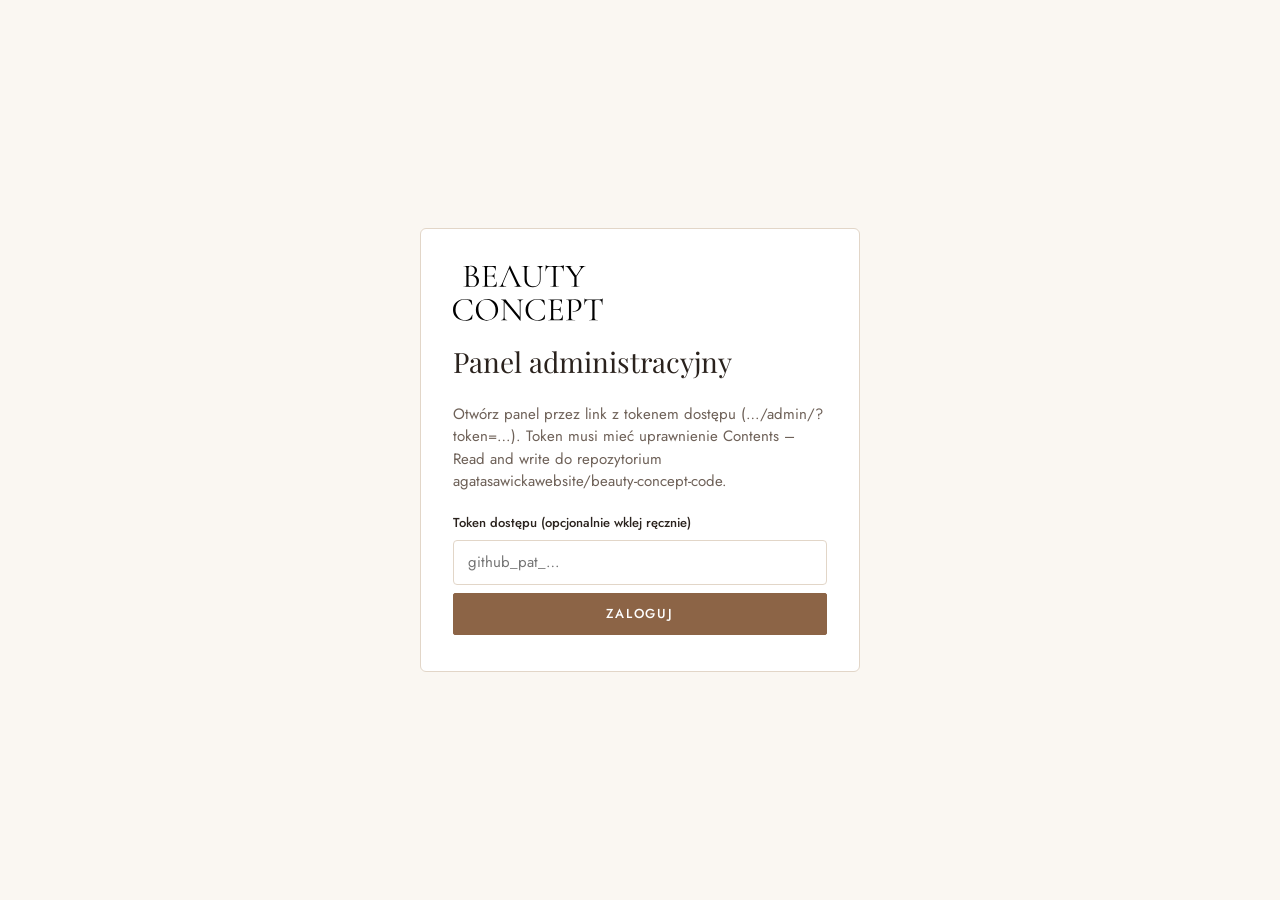
<file: admin/index.html>
<!DOCTYPE html><html lang="pl"><head><meta charset="utf-8"><meta name="viewport" content="width=device-width, initial-scale=1, viewport-fit=cover"><meta name="robots" content="noindex, nofollow"><meta name="referrer" content="no-referrer"><meta http-equiv="Content-Security-Policy" content="default-src 'self'; script-src 'self' 'unsafe-eval'; style-src 'self' 'unsafe-inline'; img-src 'self' blob: data: https://avatars.githubusercontent.com; font-src 'self'; connect-src https://api.github.com; base-uri 'none'; form-action 'none'"><title>Panel administracyjny | Beauty Concept</title><link rel="icon" href="/favicon.svg" type="image/svg+xml"><link rel="stylesheet" href="/_astro/index.Dchb-o75.css"><link rel="stylesheet" href="/_astro/index.mcQBG2gM.css"><script type="module" src="/_astro/page.DJ1T1J6G.js"></script></head><body><div id="admin" data-logo="/_astro/logo.Dc9oQUd-.svg"><div class="adm-boot" role="status">Ładowanie panelu…</div></div><script type="module" src="/_astro/index.astro_astro_type_script_index_0_lang.C3TXc0B3.js"></script></body></html>
</file>
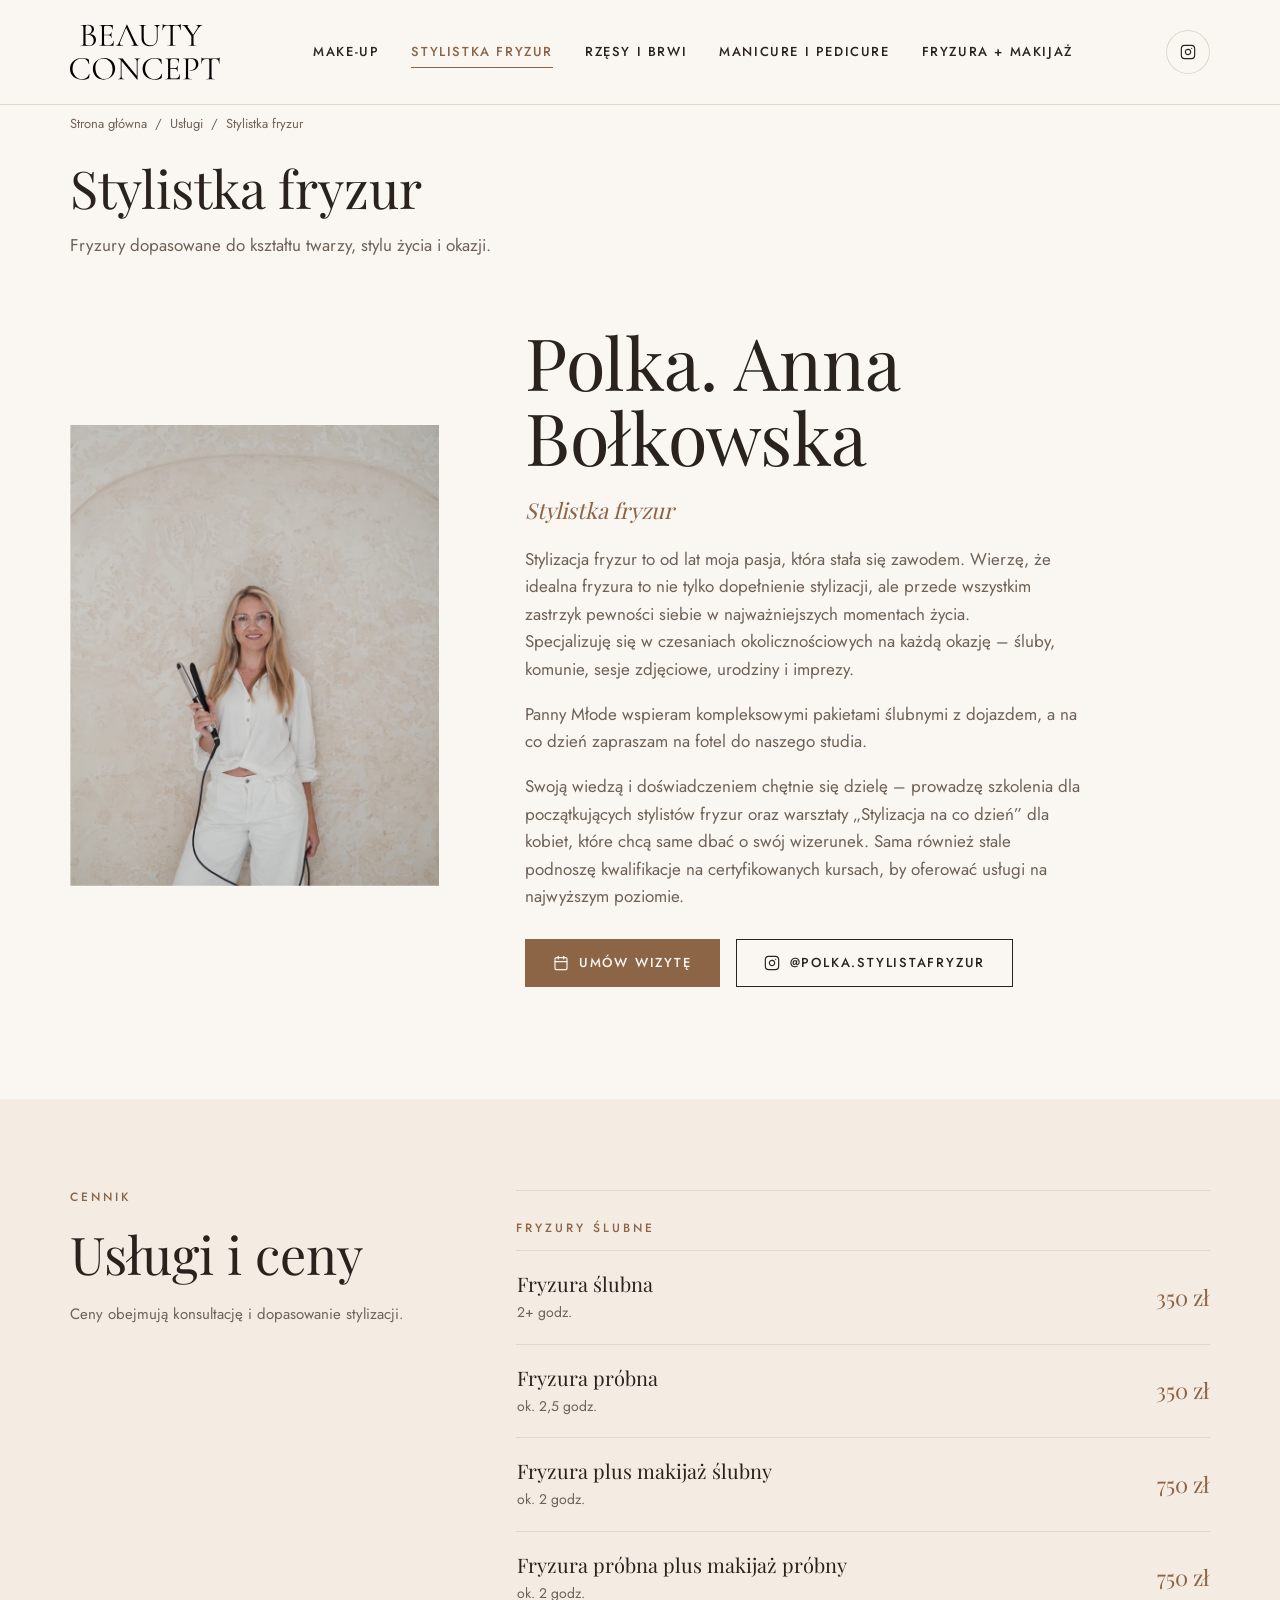
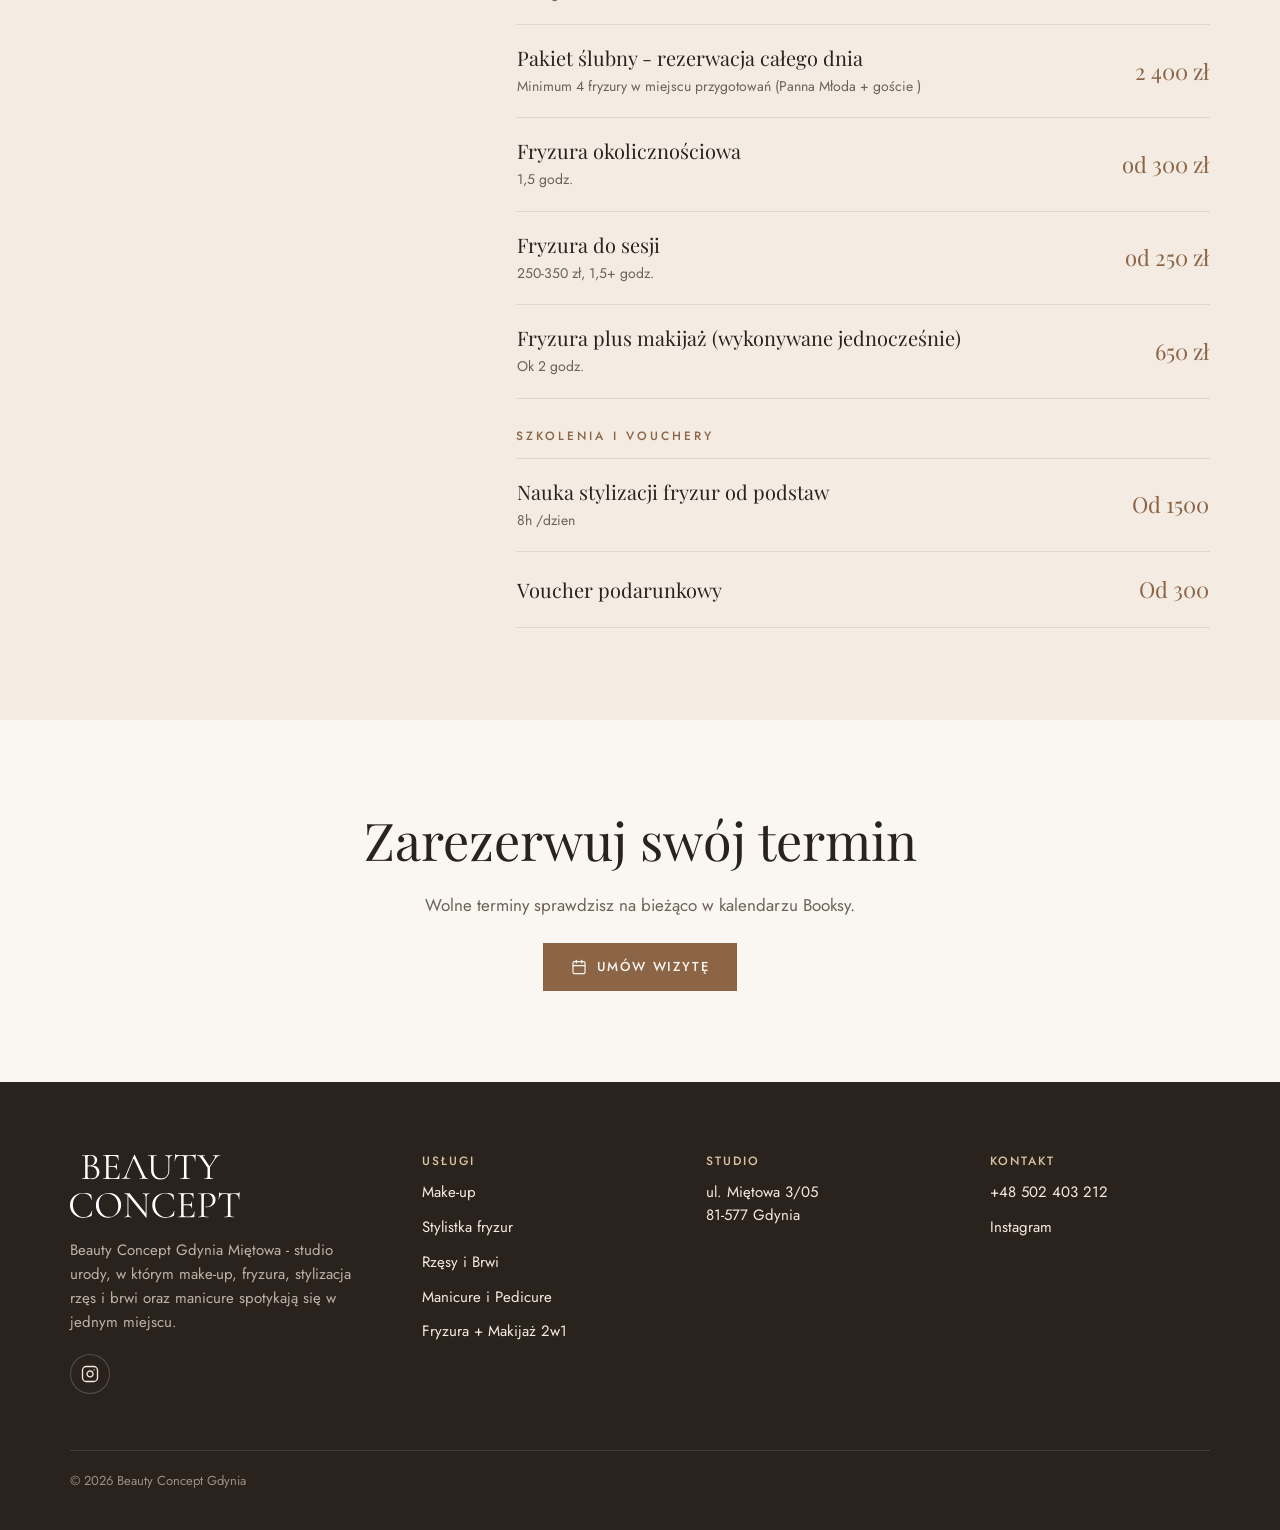
<file: fryzjer/index.html>
<!DOCTYPE html><html lang="pl"><head><meta charset="utf-8"><meta name="viewport" content="width=device-width, initial-scale=1"><title>Stylistka fryzur Gdynia – strzyżenie, koloryzacja, fryzury ślubne | Beauty Concept</title><meta name="description" content="Stylistka fryzur w Gdyni: strzyżenie, koloryzacja, modelowanie oraz fryzury ślubne i okolicznościowe. Sprawdź cennik i umów wizytę."><link rel="canonical" href="https://beautyconceptmietowa.pl/fryzjer/"><meta name="theme-color" content="#FAF7F2"><meta name="referrer" content="strict-origin-when-cross-origin"><link rel="icon" href="/favicon.svg" type="image/svg+xml"><meta name="generator" content="Astro v7.3.5"><meta property="og:type" content="website"><meta property="og:locale" content="pl_PL"><meta property="og:site_name" content="Beauty Concept"><meta property="og:title" content="Stylistka fryzur Gdynia – strzyżenie, koloryzacja, fryzury ślubne | Beauty Concept"><meta property="og:description" content="Stylistka fryzur w Gdyni: strzyżenie, koloryzacja, modelowanie oraz fryzury ślubne i okolicznościowe. Sprawdź cennik i umów wizytę."><meta property="og:url" content="https://beautyconceptmietowa.pl/fryzjer/"><meta property="og:image" content="https://beautyconceptmietowa.pl/_astro/fryzjer.C5tHvRc7_Zn9LVU.jpg"><meta property="og:image:width" content="1200"><meta property="og:image:height" content="630"><meta property="og:image:alt" content="Fryzura wykonana w Beauty Concept Gdynia"><meta name="twitter:card" content="summary_large_image"><meta name="twitter:title" content="Stylistka fryzur Gdynia – strzyżenie, koloryzacja, fryzury ślubne | Beauty Concept"><meta name="twitter:description" content="Stylistka fryzur w Gdyni: strzyżenie, koloryzacja, modelowanie oraz fryzury ślubne i okolicznościowe. Sprawdź cennik i umów wizytę."><meta name="twitter:image" content="https://beautyconceptmietowa.pl/_astro/fryzjer.C5tHvRc7_Zn9LVU.jpg"><meta name="twitter:image:alt" content="Fryzura wykonana w Beauty Concept Gdynia"><script type="application/ld+json">{"@context":"https://schema.org","@type":"BeautySalon","@id":"https://beautyconceptmietowa.pl/#salon","name":"Beauty Concept","url":"https://beautyconceptmietowa.pl/","image":"https://beautyconceptmietowa.pl/_astro/fryzjer.C5tHvRc7_Zn9LVU.jpg","logo":"https://beautyconceptmietowa.pl/_astro/logo.Dc9oQUd-.svg","description":"Beauty Concept Gdynia - studio urody na Miętowej: make-up, stylistka fryzur, rzęsy i brwi, manicure i pedicure. Sprawdź ofertę, ceny i umów wizytę przez Booksy.","telephone":"+48 502 403 212","address":{"@type":"PostalAddress","streetAddress":"ul. Miętowa 3/05","postalCode":"81-577","addressLocality":"Gdynia","addressCountry":"PL"},"geo":{"@type":"GeoCoordinates","latitude":54.5189,"longitude":18.5305},"sameAs":["https://instagram.com/beautyconcept.gdynia","https://facebook.com/beautyconcept.gdynia"]}</script><script type="application/ld+json">{"@context":"https://schema.org","@type":"BreadcrumbList","itemListElement":[{"@type":"ListItem","position":1,"name":"Strona główna","item":"https://beautyconceptmietowa.pl/"},{"@type":"ListItem","position":2,"name":"Usługi","item":"https://beautyconceptmietowa.pl/#uslugi"},{"@type":"ListItem","position":3,"name":"Stylistka fryzur"}]}</script><script type="application/ld+json">{"@context":"https://schema.org","@type":"Service","name":"Stylistka fryzur","description":"Stylistka fryzur w Gdyni: strzyżenie, koloryzacja, modelowanie oraz fryzury ślubne i okolicznościowe. Sprawdź cennik i umów wizytę.","url":"https://beautyconceptmietowa.pl/fryzjer/","provider":{"@type":"BeautySalon","name":"Beauty Concept"},"hasOfferCatalog":{"@type":"OfferCatalog","name":"Stylistka fryzur","itemListElement":[{"@type":"OfferCatalog","name":"Polka. Anna Bołkowska","itemListElement":[{"@type":"Offer","itemOffered":{"@type":"Service","name":"Fryzura ślubna","description":"2+ godz."},"priceCurrency":"PLN","price":350,"url":"https://booksy.com/pl-pl/310189_stylista-fryzur-fryzury_inni_21029_gdynia"},{"@type":"Offer","itemOffered":{"@type":"Service","name":"Fryzura próbna","description":"ok. 2,5 godz."},"priceCurrency":"PLN","price":350,"url":"https://booksy.com/pl-pl/310189_stylista-fryzur-fryzury_inni_21029_gdynia"},{"@type":"Offer","itemOffered":{"@type":"Service","name":"Fryzura plus makijaż ślubny","description":"ok. 2 godz."},"priceCurrency":"PLN","price":750,"url":"https://booksy.com/pl-pl/310189_stylista-fryzur-fryzury_inni_21029_gdynia"},{"@type":"Offer","itemOffered":{"@type":"Service","name":"Fryzura próbna plus makijaż próbny","description":"ok. 2 godz."},"priceCurrency":"PLN","price":750,"url":"https://booksy.com/pl-pl/310189_stylista-fryzur-fryzury_inni_21029_gdynia"},{"@type":"Offer","itemOffered":{"@type":"Service","name":"Pakiet ślubny - rezerwacja całego dnia","description":"Minimum 4 fryzury w miejscu przygotowań (Panna Młoda + goście )"},"priceCurrency":"PLN","price":2400,"url":"https://booksy.com/pl-pl/310189_stylista-fryzur-fryzury_inni_21029_gdynia"},{"@type":"Offer","itemOffered":{"@type":"Service","name":"Fryzura okolicznościowa","description":"1,5 godz."},"priceCurrency":"PLN","priceSpecification":{"@type":"PriceSpecification","minPrice":300,"priceCurrency":"PLN"},"url":"https://booksy.com/pl-pl/310189_stylista-fryzur-fryzury_inni_21029_gdynia"},{"@type":"Offer","itemOffered":{"@type":"Service","name":"Fryzura do sesji","description":"250-350 zł, 1,5+ godz."},"priceCurrency":"PLN","priceSpecification":{"@type":"PriceSpecification","minPrice":250,"priceCurrency":"PLN"},"url":"https://booksy.com/pl-pl/310189_stylista-fryzur-fryzury_inni_21029_gdynia"},{"@type":"Offer","itemOffered":{"@type":"Service","name":"Fryzura plus makijaż (wykonywane jednocześnie) ","description":"Ok 2 godz."},"priceCurrency":"PLN","price":650,"url":"https://booksy.com/pl-pl/310189_stylista-fryzur-fryzury_inni_21029_gdynia"},{"@type":"Offer","itemOffered":{"@type":"Service","name":"Nauka stylizacji fryzur od podstaw","description":"8h /dzien"},"priceCurrency":"PLN","url":"https://booksy.com/pl-pl/310189_stylista-fryzur-fryzury_inni_21029_gdynia"},{"@type":"Offer","itemOffered":{"@type":"Service","name":"Voucher podarunkowy"},"priceCurrency":"PLN","url":"https://booksy.com/pl-pl/310189_stylista-fryzur-fryzury_inni_21029_gdynia"}]}]}}</script><!-- Client-side page swaps with a same-document view transition (cross-fade + card photo
         morph, see motion.css / morph.ts). Browsers without the API just swap the page. --><meta name="astro-view-transitions-enabled" content="true"><meta name="astro-view-transitions-fallback" content="swap"><script type="module" src="/_astro/ClientRouter.astro_astro_type_script_index_0_lang.C0MNin66.js"></script><!-- Pages can add <link rel="preload" as="image"> for the LCP image etc. --><link rel="stylesheet" href="/_astro/BaseLayout.DWGkz-xp.css"><link rel="stylesheet" href="/_astro/jsonld.DG84WxP1.css"><link rel="stylesheet" href="/_astro/index.emUAiidA.css"><script type="module" src="/_astro/page.DJ1T1J6G.js"></script></head><body><a class="skip-link" href="#main">Przejdź do treści</a><header class="site-header" data-astro-cid-nen7h5rs><div class="site-header__bar" data-astro-cid-nen7h5rs><div class="site-header__inner" data-astro-cid-nen7h5rs><a class="site-header__brand" href="/" data-astro-cid-nen7h5rs><img src="/_astro/logo.Dc9oQUd-.svg" alt="Beauty Concept" width="150" loading="eager" decoding="sync"></a><div class="site-header__actions" data-astro-cid-nen7h5rs><a class="site-header__book" href="/#uslugi" aria-label="Umów wizytę" data-astro-cid-nen7h5rs><svg xmlns="http://www.w3.org/2000/svg" viewBox="0 0 24 24" fill="none" stroke="currentColor" stroke-width="1.75" stroke-linecap="round" stroke-linejoin="round" aria-hidden="true" focusable="false"><path d="M8 2v4"></path><path d="M16 2v4"></path><rect width="18" height="18" x="3" y="4" rx="2"></rect><path d="M3 10h18"></path></svg></a><button type="button" class="nav-toggle" aria-expanded="false" aria-controls="site-nav" data-label-open="Otwórz menu" data-label-close="Zamknij menu" aria-label="Otwórz menu" data-astro-cid-nen7h5rs><svg viewBox="0 0 24 24" width="24" height="24" fill="none" stroke="currentColor" stroke-width="1.75" stroke-linecap="round" aria-hidden="true" focusable="false" data-astro-cid-nen7h5rs><path class="nav-toggle__line nav-toggle__line--top" d="M4 6h16" data-astro-cid-nen7h5rs></path><path class="nav-toggle__line nav-toggle__line--mid" d="M4 12h16" data-astro-cid-nen7h5rs></path><path class="nav-toggle__line nav-toggle__line--bottom" d="M4 18h16" data-astro-cid-nen7h5rs></path></svg></button></div><div class="site-nav" id="site-nav" style="--n: 5" data-astro-cid-nen7h5rs><nav aria-label="Menu główne" data-astro-cid-nen7h5rs><ul class="site-nav__list" data-astro-cid-nen7h5rs><li style="--i: 0" data-astro-cid-nen7h5rs><a href="/make-up/" data-astro-cid-nen7h5rs><span class="site-nav__text" data-astro-cid-nen7h5rs><span class="site-nav__label" data-astro-cid-nen7h5rs>Make-up</span><span class="site-nav__sub" data-astro-cid-nen7h5rs>Agata Sawicka</span></span><svg xmlns="http://www.w3.org/2000/svg" viewBox="0 0 24 24" fill="none" stroke="currentColor" stroke-width="1.75" stroke-linecap="round" stroke-linejoin="round" aria-hidden="true" focusable="false" class="site-nav__arrow"><path d="M7 7h10v10"></path><path d="M7 17 17 7"></path></svg></a></li><li style="--i: 1" data-astro-cid-nen7h5rs><a href="/fryzjer/" aria-current="page" data-astro-cid-nen7h5rs><span class="site-nav__text" data-astro-cid-nen7h5rs><span class="site-nav__label" data-astro-cid-nen7h5rs>Stylistka fryzur</span><span class="site-nav__sub" data-astro-cid-nen7h5rs>Polka. Anna Bołkowska</span></span><svg xmlns="http://www.w3.org/2000/svg" viewBox="0 0 24 24" fill="none" stroke="currentColor" stroke-width="1.75" stroke-linecap="round" stroke-linejoin="round" aria-hidden="true" focusable="false" class="site-nav__arrow"><path d="M7 7h10v10"></path><path d="M7 17 17 7"></path></svg></a></li><li style="--i: 2" data-astro-cid-nen7h5rs><a href="/rzesy-i-brwi/" data-astro-cid-nen7h5rs><span class="site-nav__text" data-astro-cid-nen7h5rs><span class="site-nav__label" data-astro-cid-nen7h5rs>Rzęsy i Brwi</span><span class="site-nav__sub" data-astro-cid-nen7h5rs>Gosia Suchańska</span></span><svg xmlns="http://www.w3.org/2000/svg" viewBox="0 0 24 24" fill="none" stroke="currentColor" stroke-width="1.75" stroke-linecap="round" stroke-linejoin="round" aria-hidden="true" focusable="false" class="site-nav__arrow"><path d="M7 7h10v10"></path><path d="M7 17 17 7"></path></svg></a></li><li style="--i: 3" data-astro-cid-nen7h5rs><a href="/manicure-i-pedicure/" data-astro-cid-nen7h5rs><span class="site-nav__text" data-astro-cid-nen7h5rs><span class="site-nav__label" data-astro-cid-nen7h5rs>Manicure i Pedicure</span><span class="site-nav__sub" data-astro-cid-nen7h5rs>Tetiana Kolesova</span></span><svg xmlns="http://www.w3.org/2000/svg" viewBox="0 0 24 24" fill="none" stroke="currentColor" stroke-width="1.75" stroke-linecap="round" stroke-linejoin="round" aria-hidden="true" focusable="false" class="site-nav__arrow"><path d="M7 7h10v10"></path><path d="M7 17 17 7"></path></svg></a></li><li style="--i: 4" data-astro-cid-nen7h5rs><a href="/2w1/" data-astro-cid-nen7h5rs><span class="site-nav__text" data-astro-cid-nen7h5rs><span class="site-nav__label" data-astro-cid-nen7h5rs>Fryzura + Makijaż</span><span class="site-nav__sub" data-astro-cid-nen7h5rs>Pakiet</span></span><svg xmlns="http://www.w3.org/2000/svg" viewBox="0 0 24 24" fill="none" stroke="currentColor" stroke-width="1.75" stroke-linecap="round" stroke-linejoin="round" aria-hidden="true" focusable="false" class="site-nav__arrow"><path d="M7 7h10v10"></path><path d="M7 17 17 7"></path></svg></a></li></ul></nav><div class="site-nav__bottom" data-astro-cid-nen7h5rs><a class="btn btn--primary site-nav__cta" href="/#uslugi" data-astro-cid-nen7h5rs><svg xmlns="http://www.w3.org/2000/svg" viewBox="0 0 24 24" fill="none" stroke="currentColor" stroke-width="1.75" stroke-linecap="round" stroke-linejoin="round" aria-hidden="true" focusable="false"><path d="M8 2v4"></path><path d="M16 2v4"></path><rect width="18" height="18" x="3" y="4" rx="2"></rect><path d="M3 10h18"></path></svg>Umów wizytę</a><div class="site-nav__contact" data-astro-cid-nen7h5rs><p class="site-nav__address" data-astro-cid-nen7h5rs><span data-astro-cid-nen7h5rs>ul. Miętowa 3/05, Gdynia</span></p><ul class="socials socials--on-light" data-astro-cid-y2qsmizv><li data-astro-cid-y2qsmizv><a href="https://instagram.com/beautyconcept.gdynia" target="_blank" rel="noopener noreferrer" aria-label="Instagram (otwiera się w nowej karcie)" data-astro-cid-y2qsmizv><svg xmlns="http://www.w3.org/2000/svg" viewBox="0 0 24 24" fill="none" stroke="currentColor" stroke-width="1.75" stroke-linecap="round" stroke-linejoin="round" aria-hidden="true" focusable="false"><rect width="20" height="20" x="2" y="2" rx="5" ry="5"></rect><path d="M16 11.37A4 4 0 1 1 12.63 8 4 4 0 0 1 16 11.37z"></path><line x1="17.5" x2="17.51" y1="6.5" y2="6.5"></line></svg></a></li></ul></div></div></div></div></div></header><noscript><style>
    .nav-toggle {
      display: none !important;
    }
    @media (max-width: 1099px) {
      .site-nav {
        display: flex !important;
        position: static;
        height: auto;
      }
      .site-nav,
      .site-nav * {
        visibility: visible !important;
        clip-path: none !important;
        opacity: 1 !important;
        translate: none !important;
      }
    }
  </style></noscript><script type="module" src="/_astro/Header.astro_astro_type_script_index_0_lang.DxtButLg.js"></script><main id="main" tabindex="-1"><section class="intro" data-astro-cid-z2nrcivh><div class="container" data-astro-cid-z2nrcivh><nav class="breadcrumbs" aria-label="Ścieżka nawigacji" data-astro-cid-vx4iavld><ol data-astro-cid-vx4iavld><li data-astro-cid-vx4iavld><a href="/" data-astro-cid-vx4iavld>Strona główna</a></li><li data-astro-cid-vx4iavld><a href="/#uslugi" data-astro-cid-vx4iavld>Usługi</a></li><li data-astro-cid-vx4iavld><span aria-current="page" data-astro-cid-vx4iavld>Stylistka fryzur</span></li></ol></nav><h1 class="intro__title" data-reveal style="--reveal-delay: 100ms" data-astro-cid-z2nrcivh>Stylistka fryzur</h1><p class="lead intro__lead" data-reveal style="--reveal-delay: 250ms" data-astro-cid-z2nrcivh>Fryzury dopasowane do kształtu twarzy, stylu życia i okazji.</p></div></section><section id="polka" class="hero" aria-labelledby="polka-name" data-astro-cid-jhtxieh7><div class="container hero__inner" data-astro-cid-jhtxieh7><div class="hero__photo" data-reveal="curtain" data-morph-hero data-astro-cid-jhtxieh7><picture><source srcset="/_astro/fryzjer.C5tHvRc7_McQFG.avif 480w, /_astro/fryzjer.C5tHvRc7_Z1Ottyx.avif 768w, /_astro/fryzjer.C5tHvRc7_AbHBm.avif 1120w" type="image/avif" sizes="(min-width: 900px) 40vw, 100vw"><source srcset="/_astro/fryzjer.C5tHvRc7_kLRLS.webp 480w, /_astro/fryzjer.C5tHvRc7_Zv5tWD.webp 768w, /_astro/fryzjer.C5tHvRc7_KMlNP.webp 1120w" type="image/webp" sizes="(min-width: 900px) 40vw, 100vw"><img src="/_astro/fryzjer.C5tHvRc7_Es7I5.jpg" srcset="/_astro/fryzjer.C5tHvRc7_Z2cSq8C.jpg 480w, /_astro/fryzjer.C5tHvRc7_1J6cpy.jpg 768w, /_astro/fryzjer.C5tHvRc7_ZH37Q9.jpg 1120w" alt="Polka – stylistka fryzur / edukator" sizes="(min-width: 900px) 40vw, 100vw" loading="eager" fetchpriority="high" decoding="sync" width="2400" height="3600"></picture></div><div class="hero__text" data-reveal data-astro-cid-jhtxieh7><h2 id="polka-name" class="hero__name" data-astro-cid-jhtxieh7>Polka. Anna Bołkowska</h2><p class="hero__role" data-astro-cid-jhtxieh7>Stylistka fryzur </p><div class="prose hero__desc" data-astro-cid-jhtxieh7><p>Stylizacja fryzur to od lat moja pasja, która stała się zawodem. Wierzę, że idealna fryzura to nie tylko dopełnienie stylizacji, ale przede wszystkim zastrzyk pewności siebie w najważniejszych momentach życia.<br />Specjalizuję się w czesaniach okolicznościowych na każdą okazję – śluby, komunie, sesje zdjęciowe, urodziny i imprezy. </p>
<p>Panny Młode wspieram kompleksowymi pakietami ślubnymi z dojazdem, a na co dzień zapraszam na fotel do naszego studia.</p>
<p>Swoją wiedzą i doświadczeniem chętnie się dzielę – prowadzę szkolenia dla początkujących stylistów fryzur oraz warsztaty „Stylizacja na co dzień” dla kobiet, które chcą same dbać o swój wizerunek. Sama również stale podnoszę kwalifikacje na certyfikowanych kursach, by oferować usługi na najwyższym poziomie.</p></div><div class="links" data-booking-zone data-astro-cid-nyquk43v><a class="btn btn--primary" href="https://booksy.com/pl-pl/310189_stylista-fryzur-fryzury_inni_21029_gdynia" target="_blank" rel="noopener noreferrer" data-astro-cid-nyquk43v><svg xmlns="http://www.w3.org/2000/svg" viewBox="0 0 24 24" fill="none" stroke="currentColor" stroke-width="1.75" stroke-linecap="round" stroke-linejoin="round" aria-hidden="true" focusable="false"><path d="M8 2v4"></path><path d="M16 2v4"></path><rect width="18" height="18" x="3" y="4" rx="2"></rect><path d="M3 10h18"></path></svg><span data-astro-cid-nyquk43v>Umów wizytę</span><span class="sr-only" data-astro-cid-nyquk43v> – Polka. Anna Bołkowska (otwiera się w nowej karcie)</span></a><a class="btn btn--outline" href="https://www.instagram.com/polka.stylistafryzur" target="_blank" rel="noopener noreferrer" data-astro-cid-nyquk43v><svg xmlns="http://www.w3.org/2000/svg" viewBox="0 0 24 24" fill="none" stroke="currentColor" stroke-width="1.75" stroke-linecap="round" stroke-linejoin="round" aria-hidden="true" focusable="false"><rect width="20" height="20" x="2" y="2" rx="5" ry="5"></rect><path d="M16 11.37A4 4 0 1 1 12.63 8 4 4 0 0 1 16 11.37z"></path><line x1="17.5" x2="17.51" y1="6.5" y2="6.5"></line></svg><span data-astro-cid-nyquk43v>@POLKA.STYLISTAFRYZUR</span><span class="sr-only" data-astro-cid-nyquk43v>(otwiera się w nowej karcie)</span></a></div></div></div></section><section id="polka-cennik" class="price section--surface" aria-labelledby="polka-cennik-heading" data-astro-cid-4c6fl6iw><div class="container price__inner" data-astro-cid-4c6fl6iw><header class="price__head" data-astro-cid-4c6fl6iw><p class="eyebrow" data-astro-cid-4c6fl6iw>Cennik</p><h2 id="polka-cennik-heading" class="price__title" data-astro-cid-4c6fl6iw>Usługi i ceny</h2><p class="price__note" data-astro-cid-4c6fl6iw>Ceny obejmują konsultację i dopasowanie stylizacji.</p></header><table class="price-list price__table" data-astro-cid-yexifyue><caption class="sr-only" data-astro-cid-yexifyue>Cennik – Polka. Anna Bołkowska</caption><tbody data-reveal-group data-reveal-stagger="50" data-reveal-stagger-mobile="40" data-astro-cid-yexifyue><tr class="price-list__heading" data-reveal data-astro-cid-yexifyue><th colspan="2" scope="colgroup" data-astro-cid-yexifyue>Fryzury ślubne</th></tr><tr class="price-list__row" data-reveal data-astro-cid-yexifyue><th scope="row" data-astro-cid-yexifyue><span class="price-list__name" data-astro-cid-yexifyue>Fryzura ślubna</span><span class="price-list__note" data-astro-cid-yexifyue>2+ godz.</span></th><td class="price-list__price" data-astro-cid-yexifyue>350 zł</td></tr><tr class="price-list__row" data-reveal data-astro-cid-yexifyue><th scope="row" data-astro-cid-yexifyue><span class="price-list__name" data-astro-cid-yexifyue>Fryzura próbna</span><span class="price-list__note" data-astro-cid-yexifyue>ok. 2,5 godz.</span></th><td class="price-list__price" data-astro-cid-yexifyue>350 zł</td></tr><tr class="price-list__row" data-reveal data-astro-cid-yexifyue><th scope="row" data-astro-cid-yexifyue><span class="price-list__name" data-astro-cid-yexifyue>Fryzura plus makijaż ślubny</span><span class="price-list__note" data-astro-cid-yexifyue>ok. 2 godz.</span></th><td class="price-list__price" data-astro-cid-yexifyue>750 zł</td></tr><tr class="price-list__row" data-reveal data-astro-cid-yexifyue><th scope="row" data-astro-cid-yexifyue><span class="price-list__name" data-astro-cid-yexifyue>Fryzura próbna plus makijaż próbny</span><span class="price-list__note" data-astro-cid-yexifyue>ok. 2 godz.</span></th><td class="price-list__price" data-astro-cid-yexifyue>750 zł</td></tr><tr class="price-list__row" data-reveal data-astro-cid-yexifyue><th scope="row" data-astro-cid-yexifyue><span class="price-list__name" data-astro-cid-yexifyue>Pakiet ślubny - rezerwacja całego dnia</span><span class="price-list__note" data-astro-cid-yexifyue>Minimum 4 fryzury w miejscu przygotowań (Panna Młoda + goście )</span></th><td class="price-list__price" data-astro-cid-yexifyue>2 400 zł</td></tr><tr class="price-list__row" data-reveal data-astro-cid-yexifyue><th scope="row" data-astro-cid-yexifyue><span class="price-list__name" data-astro-cid-yexifyue>Fryzura okolicznościowa</span><span class="price-list__note" data-astro-cid-yexifyue>1,5 godz.</span></th><td class="price-list__price" data-astro-cid-yexifyue>od 300 zł</td></tr><tr class="price-list__row" data-reveal data-astro-cid-yexifyue><th scope="row" data-astro-cid-yexifyue><span class="price-list__name" data-astro-cid-yexifyue>Fryzura do sesji</span><span class="price-list__note" data-astro-cid-yexifyue>250-350 zł, 1,5+ godz.</span></th><td class="price-list__price" data-astro-cid-yexifyue>od 250 zł</td></tr><tr class="price-list__row" data-reveal data-astro-cid-yexifyue><th scope="row" data-astro-cid-yexifyue><span class="price-list__name" data-astro-cid-yexifyue>Fryzura plus makijaż (wykonywane jednocześnie) </span><span class="price-list__note" data-astro-cid-yexifyue>Ok 2 godz.</span></th><td class="price-list__price" data-astro-cid-yexifyue>650 zł</td></tr><tr class="price-list__heading" data-reveal data-astro-cid-yexifyue><th colspan="2" scope="colgroup" data-astro-cid-yexifyue>Szkolenia i vouchery</th></tr><tr class="price-list__row" data-reveal data-astro-cid-yexifyue><th scope="row" data-astro-cid-yexifyue><span class="price-list__name" data-astro-cid-yexifyue>Nauka stylizacji fryzur od podstaw</span><span class="price-list__note" data-astro-cid-yexifyue>8h /dzien</span></th><td class="price-list__price" data-astro-cid-yexifyue>Od 1500</td></tr><tr class="price-list__row" data-reveal data-astro-cid-yexifyue><th scope="row" data-astro-cid-yexifyue><span class="price-list__name" data-astro-cid-yexifyue>Voucher podarunkowy</span></th><td class="price-list__price" data-astro-cid-yexifyue>Od 300</td></tr></tbody></table></div></section><section class="cta section--md" aria-labelledby="cta-title" data-booking-zone data-astro-cid-uflhlmzj><div class="container cta__inner" data-astro-cid-uflhlmzj><h2 id="cta-title" class="cta__title" data-astro-cid-uflhlmzj>Zarezerwuj swój termin</h2><p class="cta__body" data-astro-cid-uflhlmzj>Wolne terminy sprawdzisz na bieżąco w kalendarzu Booksy.</p><div class="cta__buttons" data-astro-cid-uflhlmzj><a class="btn btn--primary" href="https://booksy.com/pl-pl/310189_stylista-fryzur-fryzury_inni_21029_gdynia" target="_blank" rel="noopener noreferrer" data-astro-cid-uflhlmzj><svg xmlns="http://www.w3.org/2000/svg" viewBox="0 0 24 24" fill="none" stroke="currentColor" stroke-width="1.75" stroke-linecap="round" stroke-linejoin="round" aria-hidden="true" focusable="false"><path d="M8 2v4"></path><path d="M16 2v4"></path><rect width="18" height="18" x="3" y="4" rx="2"></rect><path d="M3 10h18"></path></svg><span data-astro-cid-uflhlmzj>Umów wizytę</span><span class="sr-only" data-astro-cid-uflhlmzj>(otwiera się w nowej karcie)</span></a></div></div></section></main><footer class="site-footer" data-astro-cid-jo6i4kqk><div class="site-footer__inner" data-astro-cid-jo6i4kqk><div class="site-footer__top" data-astro-cid-jo6i4kqk><div class="site-footer__brand" data-astro-cid-jo6i4kqk><a href="/" class="site-footer__logo" data-astro-cid-jo6i4kqk><img src="/_astro/logo-light.Bao10LRK.svg" alt="Beauty Concept" width="170" loading="lazy" decoding="async"></a><p class="site-footer__tagline" data-astro-cid-jo6i4kqk>Beauty Concept Gdynia Miętowa - studio urody, w którym make-up, fryzura, stylizacja rzęs i brwi oraz manicure spotykają się w jednym miejscu.</p><ul class="socials socials--on-dark" data-astro-cid-y2qsmizv><li data-astro-cid-y2qsmizv><a href="https://instagram.com/beautyconcept.gdynia" target="_blank" rel="noopener noreferrer" aria-label="Instagram (otwiera się w nowej karcie)" data-astro-cid-y2qsmizv><svg xmlns="http://www.w3.org/2000/svg" viewBox="0 0 24 24" fill="none" stroke="currentColor" stroke-width="1.75" stroke-linecap="round" stroke-linejoin="round" aria-hidden="true" focusable="false"><rect width="20" height="20" x="2" y="2" rx="5" ry="5"></rect><path d="M16 11.37A4 4 0 1 1 12.63 8 4 4 0 0 1 16 11.37z"></path><line x1="17.5" x2="17.51" y1="6.5" y2="6.5"></line></svg></a></li></ul></div><nav class="site-footer__col" aria-labelledby="footer-services" data-astro-cid-jo6i4kqk><h2 id="footer-services" class="site-footer__heading" data-astro-cid-jo6i4kqk>Usługi</h2><ul data-astro-cid-jo6i4kqk><li data-astro-cid-jo6i4kqk><a href="/make-up/" data-astro-cid-jo6i4kqk>Make-up</a></li><li data-astro-cid-jo6i4kqk><a href="/fryzjer/" data-astro-cid-jo6i4kqk>Stylistka fryzur</a></li><li data-astro-cid-jo6i4kqk><a href="/rzesy-i-brwi/" data-astro-cid-jo6i4kqk>Rzęsy i Brwi</a></li><li data-astro-cid-jo6i4kqk><a href="/manicure-i-pedicure/" data-astro-cid-jo6i4kqk>Manicure i Pedicure</a></li><li data-astro-cid-jo6i4kqk><a href="/2w1/" data-astro-cid-jo6i4kqk>Fryzura + Makijaż 2w1</a></li></ul></nav><div class="site-footer__col" data-astro-cid-jo6i4kqk><h2 class="site-footer__heading" data-astro-cid-jo6i4kqk>Studio</h2><address data-astro-cid-jo6i4kqk><a href="https://maps.app.goo.gl/DFVaFao4Vhz5gdvr6" target="_blank" rel="noopener noreferrer" data-astro-cid-jo6i4kqk>ul. Miętowa 3/05<br data-astro-cid-jo6i4kqk>81-577 Gdynia</a></address></div><div class="site-footer__col site-footer__col--contact" data-astro-cid-jo6i4kqk><h2 class="site-footer__heading" data-astro-cid-jo6i4kqk>Kontakt</h2><ul data-astro-cid-jo6i4kqk><li data-astro-cid-jo6i4kqk><a href="tel:+48502403212" data-astro-cid-jo6i4kqk>+48 502 403 212</a></li><li data-astro-cid-jo6i4kqk><a href="https://instagram.com/beautyconcept.gdynia" target="_blank" rel="noopener noreferrer" data-astro-cid-jo6i4kqk>Instagram</a></li></ul></div></div><div class="site-footer__bottom" data-astro-cid-jo6i4kqk><p data-astro-cid-jo6i4kqk>© 2026 Beauty Concept Gdynia</p></div></div></footer><div class="book-bar" data-book-bar inert data-astro-cid-uhv5q5dv><a class="btn btn--primary book-bar__btn" href="https://booksy.com/pl-pl/310189_stylista-fryzur-fryzury_inni_21029_gdynia" target="_blank" rel="noopener noreferrer" data-astro-cid-uhv5q5dv><svg xmlns="http://www.w3.org/2000/svg" viewBox="0 0 24 24" fill="none" stroke="currentColor" stroke-width="1.75" stroke-linecap="round" stroke-linejoin="round" aria-hidden="true" focusable="false"><path d="M8 2v4"></path><path d="M16 2v4"></path><rect width="18" height="18" x="3" y="4" rx="2"></rect><path d="M3 10h18"></path></svg>Umów wizytę<span class="sr-only" data-astro-cid-uhv5q5dv> (otwiera się w nowej karcie)</span></a></div><script type="module" src="/_astro/BookingBar.astro_astro_type_script_index_0_lang.B8q7rHAC.js"></script><script type="module" src="/_astro/BaseLayout.astro_astro_type_script_index_0_lang.vEzO8vdu.js"></script></body></html>
</file>
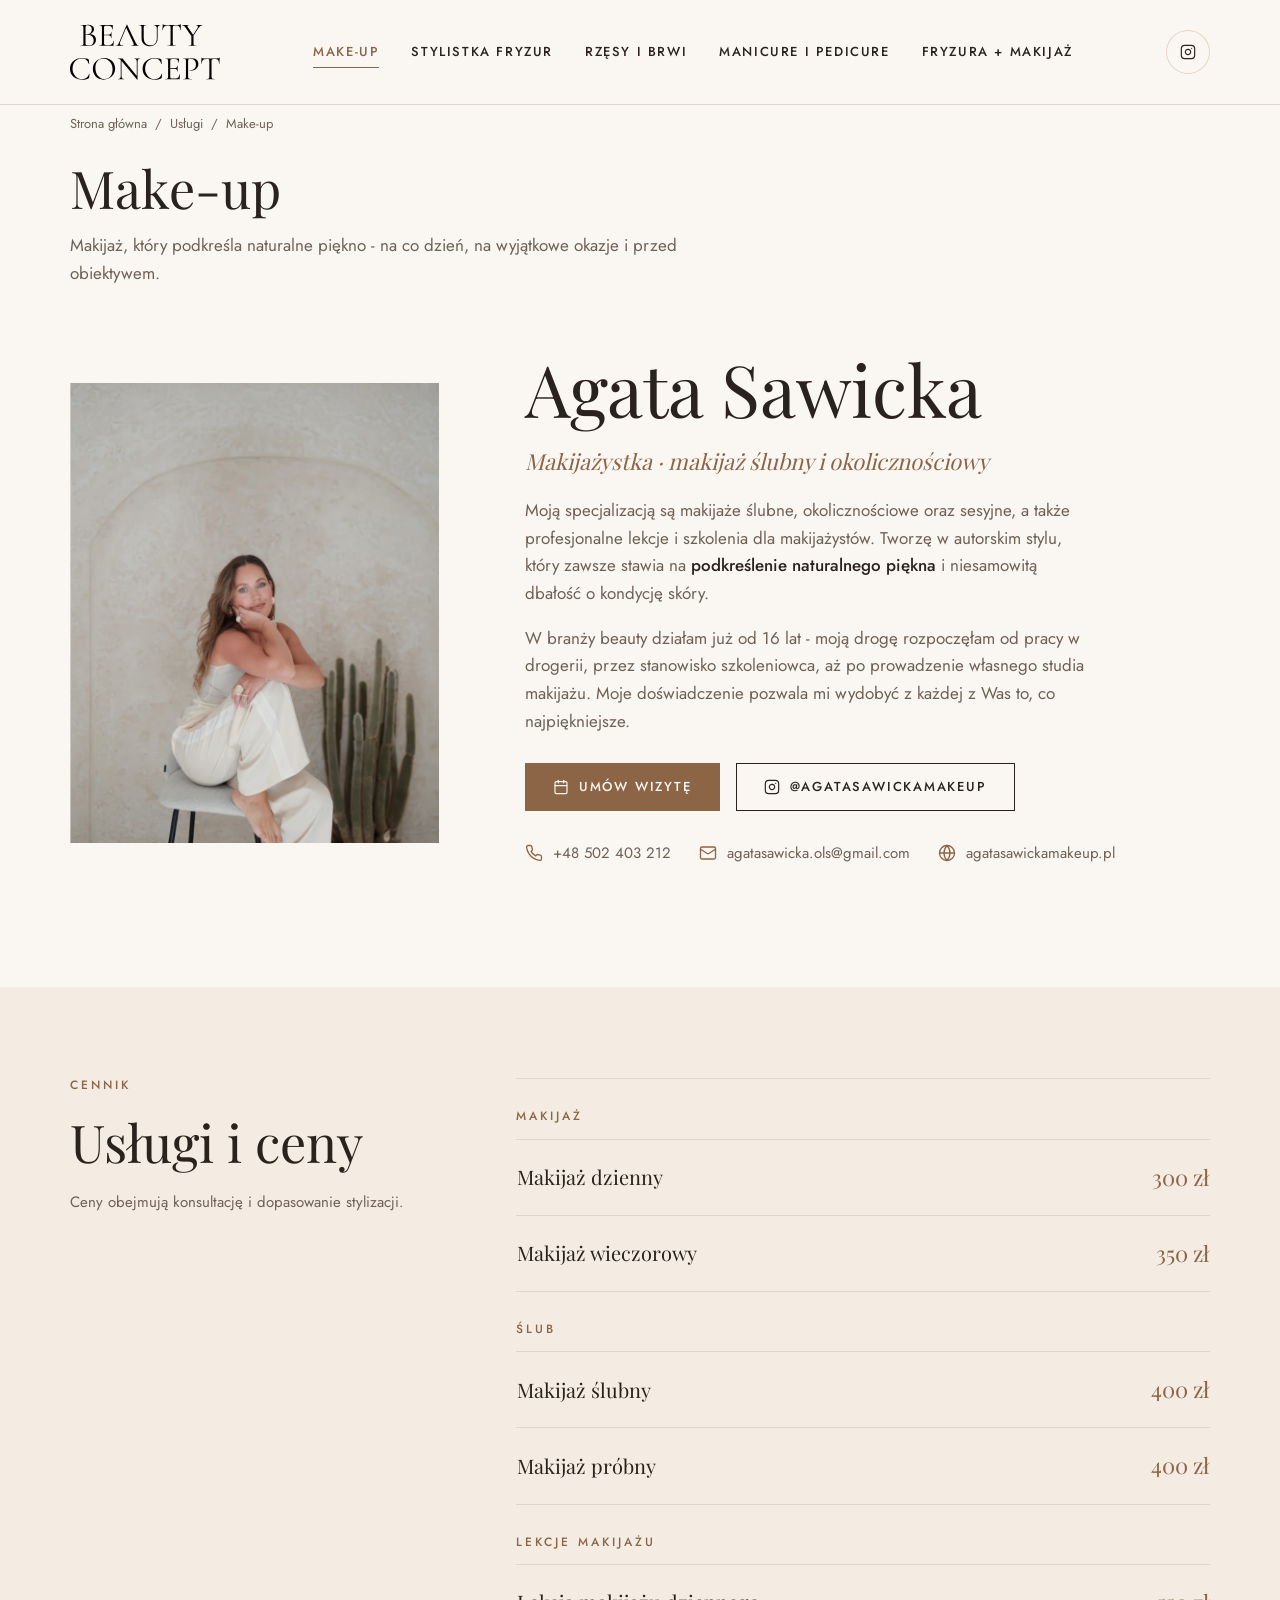
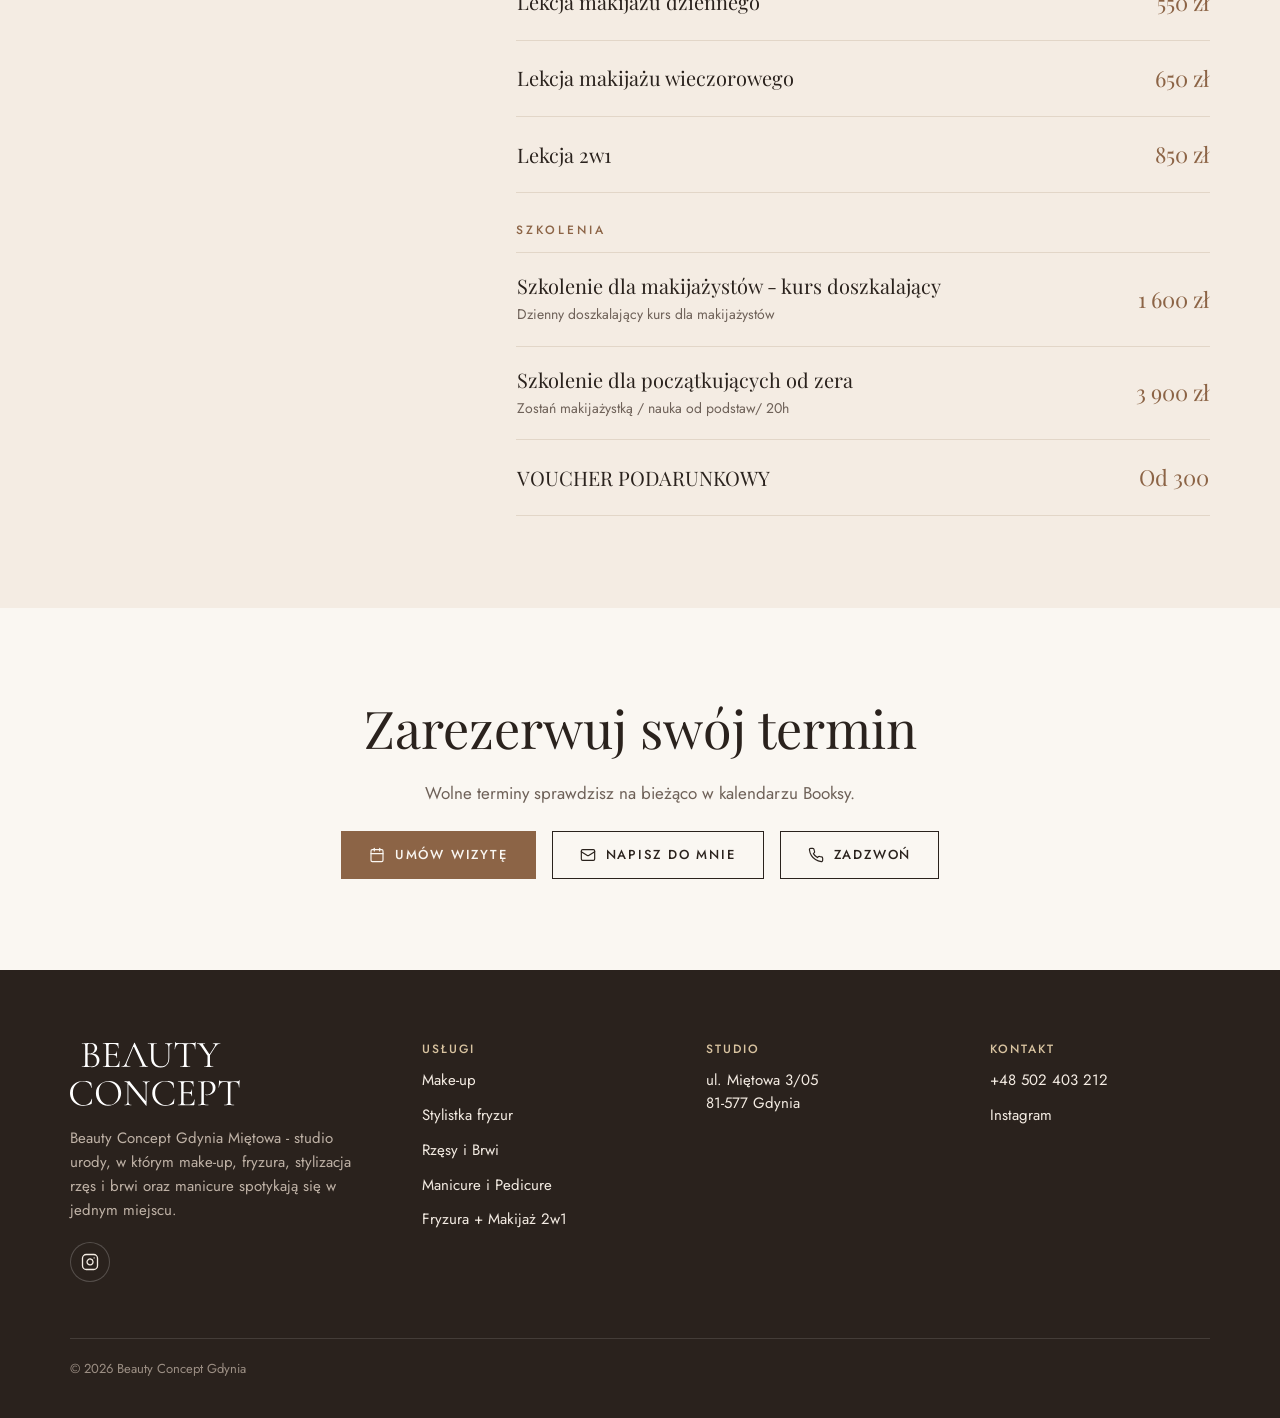
<file: make-up/index.html>
<!DOCTYPE html><html lang="pl"><head><meta charset="utf-8"><meta name="viewport" content="width=device-width, initial-scale=1"><title>Make-up Gdynia – makijaż ślubny i okolicznościowy | Beauty Concept</title><meta name="description" content="Profesjonalny makijaż w Gdyni: dzienny, okolicznościowy, ślubny i do sesji zdjęciowych. Cennik i rezerwacja przez Booksy."><link rel="canonical" href="https://beautyconceptmietowa.pl/make-up/"><meta name="theme-color" content="#FAF7F2"><meta name="referrer" content="strict-origin-when-cross-origin"><link rel="icon" href="/favicon.svg" type="image/svg+xml"><meta name="generator" content="Astro v7.3.5"><meta property="og:type" content="website"><meta property="og:locale" content="pl_PL"><meta property="og:site_name" content="Beauty Concept"><meta property="og:title" content="Make-up Gdynia – makijaż ślubny i okolicznościowy | Beauty Concept"><meta property="og:description" content="Profesjonalny makijaż w Gdyni: dzienny, okolicznościowy, ślubny i do sesji zdjęciowych. Cennik i rezerwacja przez Booksy."><meta property="og:url" content="https://beautyconceptmietowa.pl/make-up/"><meta property="og:image" content="https://beautyconceptmietowa.pl/_astro/makeup.BL9FNVMu_xPYvL.jpg"><meta property="og:image:width" content="1200"><meta property="og:image:height" content="630"><meta property="og:image:alt" content="Agata Sawicka – makijaż w Beauty Concept Gdynia"><meta name="twitter:card" content="summary_large_image"><meta name="twitter:title" content="Make-up Gdynia – makijaż ślubny i okolicznościowy | Beauty Concept"><meta name="twitter:description" content="Profesjonalny makijaż w Gdyni: dzienny, okolicznościowy, ślubny i do sesji zdjęciowych. Cennik i rezerwacja przez Booksy."><meta name="twitter:image" content="https://beautyconceptmietowa.pl/_astro/makeup.BL9FNVMu_xPYvL.jpg"><meta name="twitter:image:alt" content="Agata Sawicka – makijaż w Beauty Concept Gdynia"><script type="application/ld+json">{"@context":"https://schema.org","@type":"BeautySalon","@id":"https://beautyconceptmietowa.pl/#salon","name":"Beauty Concept","url":"https://beautyconceptmietowa.pl/","image":"https://beautyconceptmietowa.pl/_astro/makeup.BL9FNVMu_xPYvL.jpg","logo":"https://beautyconceptmietowa.pl/_astro/logo.Dc9oQUd-.svg","description":"Beauty Concept Gdynia - studio urody na Miętowej: make-up, stylistka fryzur, rzęsy i brwi, manicure i pedicure. Sprawdź ofertę, ceny i umów wizytę przez Booksy.","telephone":"+48 502 403 212","address":{"@type":"PostalAddress","streetAddress":"ul. Miętowa 3/05","postalCode":"81-577","addressLocality":"Gdynia","addressCountry":"PL"},"geo":{"@type":"GeoCoordinates","latitude":54.5189,"longitude":18.5305},"sameAs":["https://instagram.com/beautyconcept.gdynia","https://facebook.com/beautyconcept.gdynia"]}</script><script type="application/ld+json">{"@context":"https://schema.org","@type":"BreadcrumbList","itemListElement":[{"@type":"ListItem","position":1,"name":"Strona główna","item":"https://beautyconceptmietowa.pl/"},{"@type":"ListItem","position":2,"name":"Usługi","item":"https://beautyconceptmietowa.pl/#uslugi"},{"@type":"ListItem","position":3,"name":"Make-up"}]}</script><script type="application/ld+json">{"@context":"https://schema.org","@type":"Service","name":"Make-up","description":"Profesjonalny makijaż w Gdyni: dzienny, okolicznościowy, ślubny i do sesji zdjęciowych. Cennik i rezerwacja przez Booksy.","url":"https://beautyconceptmietowa.pl/make-up/","provider":{"@type":"BeautySalon","name":"Beauty Concept"},"hasOfferCatalog":{"@type":"OfferCatalog","name":"Make-up","itemListElement":[{"@type":"OfferCatalog","name":"Agata Sawicka","itemListElement":[{"@type":"Offer","itemOffered":{"@type":"Service","name":"Makijaż dzienny"},"priceCurrency":"PLN","price":300,"url":"https://booksy.com/pl-pl/214831_agata-sawicka-makeup-artist_makijaz_21029_gdynia"},{"@type":"Offer","itemOffered":{"@type":"Service","name":"Makijaż wieczorowy"},"priceCurrency":"PLN","price":350,"url":"https://booksy.com/pl-pl/214831_agata-sawicka-makeup-artist_makijaz_21029_gdynia"},{"@type":"Offer","itemOffered":{"@type":"Service","name":"Makijaż ślubny"},"priceCurrency":"PLN","price":400,"url":"https://booksy.com/pl-pl/214831_agata-sawicka-makeup-artist_makijaz_21029_gdynia"},{"@type":"Offer","itemOffered":{"@type":"Service","name":"Makijaż próbny"},"priceCurrency":"PLN","price":400,"url":"https://booksy.com/pl-pl/214831_agata-sawicka-makeup-artist_makijaz_21029_gdynia"},{"@type":"Offer","itemOffered":{"@type":"Service","name":"Lekcja makijażu dziennego"},"priceCurrency":"PLN","price":550,"url":"https://booksy.com/pl-pl/214831_agata-sawicka-makeup-artist_makijaz_21029_gdynia"},{"@type":"Offer","itemOffered":{"@type":"Service","name":"Lekcja makijażu wieczorowego "},"priceCurrency":"PLN","price":650,"url":"https://booksy.com/pl-pl/214831_agata-sawicka-makeup-artist_makijaz_21029_gdynia"},{"@type":"Offer","itemOffered":{"@type":"Service","name":"Lekcja 2w1"},"priceCurrency":"PLN","price":850,"url":"https://booksy.com/pl-pl/214831_agata-sawicka-makeup-artist_makijaz_21029_gdynia"},{"@type":"Offer","itemOffered":{"@type":"Service","name":"Szkolenie dla makijażystów - kurs doszkalający","description":"Dzienny doszkalający kurs dla makijażystów"},"priceCurrency":"PLN","price":1600,"url":"https://booksy.com/pl-pl/214831_agata-sawicka-makeup-artist_makijaz_21029_gdynia"},{"@type":"Offer","itemOffered":{"@type":"Service","name":"Szkolenie dla początkujących od zera","description":"Zostań makijażystką / nauka od podstaw/ 20h"},"priceCurrency":"PLN","price":3900,"url":"https://booksy.com/pl-pl/214831_agata-sawicka-makeup-artist_makijaz_21029_gdynia"},{"@type":"Offer","itemOffered":{"@type":"Service","name":"VOUCHER PODARUNKOWY"},"priceCurrency":"PLN","url":"https://booksy.com/pl-pl/214831_agata-sawicka-makeup-artist_makijaz_21029_gdynia"}]}]}}</script><!-- Client-side page swaps with a same-document view transition (cross-fade + card photo
         morph, see motion.css / morph.ts). Browsers without the API just swap the page. --><meta name="astro-view-transitions-enabled" content="true"><meta name="astro-view-transitions-fallback" content="swap"><script type="module" src="/_astro/ClientRouter.astro_astro_type_script_index_0_lang.C0MNin66.js"></script><!-- Pages can add <link rel="preload" as="image"> for the LCP image etc. --><link rel="stylesheet" href="/_astro/BaseLayout.DWGkz-xp.css"><link rel="stylesheet" href="/_astro/jsonld.DG84WxP1.css"><link rel="stylesheet" href="/_astro/index.emUAiidA.css"><script type="module" src="/_astro/page.DJ1T1J6G.js"></script></head><body><a class="skip-link" href="#main">Przejdź do treści</a><header class="site-header" data-astro-cid-nen7h5rs><div class="site-header__bar" data-astro-cid-nen7h5rs><div class="site-header__inner" data-astro-cid-nen7h5rs><a class="site-header__brand" href="/" data-astro-cid-nen7h5rs><img src="/_astro/logo.Dc9oQUd-.svg" alt="Beauty Concept" width="150" loading="eager" decoding="sync"></a><div class="site-header__actions" data-astro-cid-nen7h5rs><a class="site-header__book" href="/#uslugi" aria-label="Umów wizytę" data-astro-cid-nen7h5rs><svg xmlns="http://www.w3.org/2000/svg" viewBox="0 0 24 24" fill="none" stroke="currentColor" stroke-width="1.75" stroke-linecap="round" stroke-linejoin="round" aria-hidden="true" focusable="false"><path d="M8 2v4"></path><path d="M16 2v4"></path><rect width="18" height="18" x="3" y="4" rx="2"></rect><path d="M3 10h18"></path></svg></a><button type="button" class="nav-toggle" aria-expanded="false" aria-controls="site-nav" data-label-open="Otwórz menu" data-label-close="Zamknij menu" aria-label="Otwórz menu" data-astro-cid-nen7h5rs><svg viewBox="0 0 24 24" width="24" height="24" fill="none" stroke="currentColor" stroke-width="1.75" stroke-linecap="round" aria-hidden="true" focusable="false" data-astro-cid-nen7h5rs><path class="nav-toggle__line nav-toggle__line--top" d="M4 6h16" data-astro-cid-nen7h5rs></path><path class="nav-toggle__line nav-toggle__line--mid" d="M4 12h16" data-astro-cid-nen7h5rs></path><path class="nav-toggle__line nav-toggle__line--bottom" d="M4 18h16" data-astro-cid-nen7h5rs></path></svg></button></div><div class="site-nav" id="site-nav" style="--n: 5" data-astro-cid-nen7h5rs><nav aria-label="Menu główne" data-astro-cid-nen7h5rs><ul class="site-nav__list" data-astro-cid-nen7h5rs><li style="--i: 0" data-astro-cid-nen7h5rs><a href="/make-up/" aria-current="page" data-astro-cid-nen7h5rs><span class="site-nav__text" data-astro-cid-nen7h5rs><span class="site-nav__label" data-astro-cid-nen7h5rs>Make-up</span><span class="site-nav__sub" data-astro-cid-nen7h5rs>Agata Sawicka</span></span><svg xmlns="http://www.w3.org/2000/svg" viewBox="0 0 24 24" fill="none" stroke="currentColor" stroke-width="1.75" stroke-linecap="round" stroke-linejoin="round" aria-hidden="true" focusable="false" class="site-nav__arrow"><path d="M7 7h10v10"></path><path d="M7 17 17 7"></path></svg></a></li><li style="--i: 1" data-astro-cid-nen7h5rs><a href="/fryzjer/" data-astro-cid-nen7h5rs><span class="site-nav__text" data-astro-cid-nen7h5rs><span class="site-nav__label" data-astro-cid-nen7h5rs>Stylistka fryzur</span><span class="site-nav__sub" data-astro-cid-nen7h5rs>Polka. Anna Bołkowska</span></span><svg xmlns="http://www.w3.org/2000/svg" viewBox="0 0 24 24" fill="none" stroke="currentColor" stroke-width="1.75" stroke-linecap="round" stroke-linejoin="round" aria-hidden="true" focusable="false" class="site-nav__arrow"><path d="M7 7h10v10"></path><path d="M7 17 17 7"></path></svg></a></li><li style="--i: 2" data-astro-cid-nen7h5rs><a href="/rzesy-i-brwi/" data-astro-cid-nen7h5rs><span class="site-nav__text" data-astro-cid-nen7h5rs><span class="site-nav__label" data-astro-cid-nen7h5rs>Rzęsy i Brwi</span><span class="site-nav__sub" data-astro-cid-nen7h5rs>Gosia Suchańska</span></span><svg xmlns="http://www.w3.org/2000/svg" viewBox="0 0 24 24" fill="none" stroke="currentColor" stroke-width="1.75" stroke-linecap="round" stroke-linejoin="round" aria-hidden="true" focusable="false" class="site-nav__arrow"><path d="M7 7h10v10"></path><path d="M7 17 17 7"></path></svg></a></li><li style="--i: 3" data-astro-cid-nen7h5rs><a href="/manicure-i-pedicure/" data-astro-cid-nen7h5rs><span class="site-nav__text" data-astro-cid-nen7h5rs><span class="site-nav__label" data-astro-cid-nen7h5rs>Manicure i Pedicure</span><span class="site-nav__sub" data-astro-cid-nen7h5rs>Tetiana Kolesova</span></span><svg xmlns="http://www.w3.org/2000/svg" viewBox="0 0 24 24" fill="none" stroke="currentColor" stroke-width="1.75" stroke-linecap="round" stroke-linejoin="round" aria-hidden="true" focusable="false" class="site-nav__arrow"><path d="M7 7h10v10"></path><path d="M7 17 17 7"></path></svg></a></li><li style="--i: 4" data-astro-cid-nen7h5rs><a href="/2w1/" data-astro-cid-nen7h5rs><span class="site-nav__text" data-astro-cid-nen7h5rs><span class="site-nav__label" data-astro-cid-nen7h5rs>Fryzura + Makijaż</span><span class="site-nav__sub" data-astro-cid-nen7h5rs>Pakiet</span></span><svg xmlns="http://www.w3.org/2000/svg" viewBox="0 0 24 24" fill="none" stroke="currentColor" stroke-width="1.75" stroke-linecap="round" stroke-linejoin="round" aria-hidden="true" focusable="false" class="site-nav__arrow"><path d="M7 7h10v10"></path><path d="M7 17 17 7"></path></svg></a></li></ul></nav><div class="site-nav__bottom" data-astro-cid-nen7h5rs><a class="btn btn--primary site-nav__cta" href="/#uslugi" data-astro-cid-nen7h5rs><svg xmlns="http://www.w3.org/2000/svg" viewBox="0 0 24 24" fill="none" stroke="currentColor" stroke-width="1.75" stroke-linecap="round" stroke-linejoin="round" aria-hidden="true" focusable="false"><path d="M8 2v4"></path><path d="M16 2v4"></path><rect width="18" height="18" x="3" y="4" rx="2"></rect><path d="M3 10h18"></path></svg>Umów wizytę</a><div class="site-nav__contact" data-astro-cid-nen7h5rs><p class="site-nav__address" data-astro-cid-nen7h5rs><span data-astro-cid-nen7h5rs>ul. Miętowa 3/05, Gdynia</span></p><ul class="socials socials--on-light" data-astro-cid-y2qsmizv><li data-astro-cid-y2qsmizv><a href="https://instagram.com/beautyconcept.gdynia" target="_blank" rel="noopener noreferrer" aria-label="Instagram (otwiera się w nowej karcie)" data-astro-cid-y2qsmizv><svg xmlns="http://www.w3.org/2000/svg" viewBox="0 0 24 24" fill="none" stroke="currentColor" stroke-width="1.75" stroke-linecap="round" stroke-linejoin="round" aria-hidden="true" focusable="false"><rect width="20" height="20" x="2" y="2" rx="5" ry="5"></rect><path d="M16 11.37A4 4 0 1 1 12.63 8 4 4 0 0 1 16 11.37z"></path><line x1="17.5" x2="17.51" y1="6.5" y2="6.5"></line></svg></a></li></ul></div></div></div></div></div></header><noscript><style>
    .nav-toggle {
      display: none !important;
    }
    @media (max-width: 1099px) {
      .site-nav {
        display: flex !important;
        position: static;
        height: auto;
      }
      .site-nav,
      .site-nav * {
        visibility: visible !important;
        clip-path: none !important;
        opacity: 1 !important;
        translate: none !important;
      }
    }
  </style></noscript><script type="module" src="/_astro/Header.astro_astro_type_script_index_0_lang.DxtButLg.js"></script><main id="main" tabindex="-1"><section class="intro" data-astro-cid-z2nrcivh><div class="container" data-astro-cid-z2nrcivh><nav class="breadcrumbs" aria-label="Ścieżka nawigacji" data-astro-cid-vx4iavld><ol data-astro-cid-vx4iavld><li data-astro-cid-vx4iavld><a href="/" data-astro-cid-vx4iavld>Strona główna</a></li><li data-astro-cid-vx4iavld><a href="/#uslugi" data-astro-cid-vx4iavld>Usługi</a></li><li data-astro-cid-vx4iavld><span aria-current="page" data-astro-cid-vx4iavld>Make-up</span></li></ol></nav><h1 class="intro__title" data-reveal style="--reveal-delay: 100ms" data-astro-cid-z2nrcivh>Make-up</h1><p class="lead intro__lead" data-reveal style="--reveal-delay: 250ms" data-astro-cid-z2nrcivh>Makijaż, który podkreśla naturalne piękno - na co dzień, na wyjątkowe okazje i przed obiektywem.</p></div></section><section id="agata-sawicka" class="hero" aria-labelledby="agata-sawicka-name" data-astro-cid-jhtxieh7><div class="container hero__inner" data-astro-cid-jhtxieh7><div class="hero__photo" data-reveal="curtain" data-morph-hero data-astro-cid-jhtxieh7><picture><source srcset="/_astro/agata-sawicka-2.Dot55i38_15UJWG.avif 480w, /_astro/agata-sawicka-2.Dot55i38_yx0k1.avif 768w, /_astro/agata-sawicka-2.Dot55i38_1RMVKg.avif 1120w" type="image/avif" sizes="(min-width: 900px) 40vw, 100vw"><source srcset="/_astro/agata-sawicka-2.Dot55i38_Z28W7YM.webp 480w, /_astro/agata-sawicka-2.Dot55i38_1H8sXX.webp 768w, /_astro/agata-sawicka-2.Dot55i38_1DVukc.webp 1120w" type="image/webp" sizes="(min-width: 900px) 40vw, 100vw"><img src="/_astro/agata-sawicka-2.Dot55i38_2cuYzz.png" srcset="/_astro/agata-sawicka-2.Dot55i38_ZMA15W.png 480w, /_astro/agata-sawicka-2.Dot55i38_Z2cpjvw.png 768w, /_astro/agata-sawicka-2.Dot55i38_2sxjtn.png 1120w" alt="Agata Sawicka – makijażystka / trener makijażu" sizes="(min-width: 900px) 40vw, 100vw" loading="eager" fetchpriority="high" decoding="sync" width="1600" height="2400"></picture></div><div class="hero__text" data-reveal data-astro-cid-jhtxieh7><h2 id="agata-sawicka-name" class="hero__name" data-astro-cid-jhtxieh7>Agata Sawicka</h2><p class="hero__role" data-astro-cid-jhtxieh7>Makijażystka · makijaż ślubny i okolicznościowy</p><div class="prose hero__desc" data-astro-cid-jhtxieh7><p>Moją specjalizacją są makijaże ślubne, okolicznościowe oraz sesyjne, a także profesjonalne lekcje i szkolenia dla makijażystów. Tworzę w autorskim stylu, który zawsze stawia na <strong>podkreślenie naturalnego piękna</strong> i niesamowitą dbałość o kondycję skóry.</p>
<p>W branży beauty działam już od 16 lat - moją drogę rozpoczęłam od pracy w drogerii, przez stanowisko szkoleniowca, aż po prowadzenie własnego studia makijażu. Moje doświadczenie pozwala mi wydobyć z każdej z Was to, co najpiękniejsze.</p></div><div class="links" data-booking-zone data-astro-cid-nyquk43v><a class="btn btn--primary" href="https://booksy.com/pl-pl/214831_agata-sawicka-makeup-artist_makijaz_21029_gdynia" target="_blank" rel="noopener noreferrer" data-astro-cid-nyquk43v><svg xmlns="http://www.w3.org/2000/svg" viewBox="0 0 24 24" fill="none" stroke="currentColor" stroke-width="1.75" stroke-linecap="round" stroke-linejoin="round" aria-hidden="true" focusable="false"><path d="M8 2v4"></path><path d="M16 2v4"></path><rect width="18" height="18" x="3" y="4" rx="2"></rect><path d="M3 10h18"></path></svg><span data-astro-cid-nyquk43v>Umów wizytę</span><span class="sr-only" data-astro-cid-nyquk43v> – Agata Sawicka (otwiera się w nowej karcie)</span></a><a class="btn btn--outline" href="https://instagram.com/agatasawickamakeup" target="_blank" rel="noopener noreferrer" data-astro-cid-nyquk43v><svg xmlns="http://www.w3.org/2000/svg" viewBox="0 0 24 24" fill="none" stroke="currentColor" stroke-width="1.75" stroke-linecap="round" stroke-linejoin="round" aria-hidden="true" focusable="false"><rect width="20" height="20" x="2" y="2" rx="5" ry="5"></rect><path d="M16 11.37A4 4 0 1 1 12.63 8 4 4 0 0 1 16 11.37z"></path><line x1="17.5" x2="17.51" y1="6.5" y2="6.5"></line></svg><span data-astro-cid-nyquk43v>@AGATASAWICKAMAKEUP</span><span class="sr-only" data-astro-cid-nyquk43v>(otwiera się w nowej karcie)</span></a></div><ul class="contacts" aria-label="Kontakt – Agata Sawicka" data-astro-cid-wxc7upla><li data-astro-cid-wxc7upla><a href="tel:+48502403212" data-astro-cid-wxc7upla><svg xmlns="http://www.w3.org/2000/svg" viewBox="0 0 24 24" fill="none" stroke="currentColor" stroke-width="1.75" stroke-linecap="round" stroke-linejoin="round" aria-hidden="true" focusable="false"><path d="M22 16.92v3a2 2 0 0 1-2.18 2 19.79 19.79 0 0 1-8.63-3.07 19.5 19.5 0 0 1-6-6 19.79 19.79 0 0 1-3.07-8.67A2 2 0 0 1 4.11 2h3a2 2 0 0 1 2 1.72c.127.96.361 1.903.7 2.81a2 2 0 0 1-.45 2.11L8.09 9.91a16 16 0 0 0 6 6l1.27-1.27a2 2 0 0 1 2.11-.45c.907.339 1.85.573 2.81.7A2 2 0 0 1 22 16.92z"></path></svg><span data-astro-cid-wxc7upla>+48 502 403 212</span></a></li><li data-astro-cid-wxc7upla><a href="mailto:agatasawicka.ols@gmail.com" data-astro-cid-wxc7upla><svg xmlns="http://www.w3.org/2000/svg" viewBox="0 0 24 24" fill="none" stroke="currentColor" stroke-width="1.75" stroke-linecap="round" stroke-linejoin="round" aria-hidden="true" focusable="false"><rect width="20" height="16" x="2" y="4" rx="2"></rect><path d="m22 7-8.97 5.7a1.94 1.94 0 0 1-2.06 0L2 7"></path></svg><span data-astro-cid-wxc7upla>agatasawicka.ols@gmail.com</span></a></li><li data-astro-cid-wxc7upla><a href="https://agatasawickamakeup.pl" target="_blank" rel="noopener noreferrer" data-astro-cid-wxc7upla><svg xmlns="http://www.w3.org/2000/svg" viewBox="0 0 24 24" fill="none" stroke="currentColor" stroke-width="1.75" stroke-linecap="round" stroke-linejoin="round" aria-hidden="true" focusable="false"><circle cx="12" cy="12" r="10"></circle><path d="M12 2a14.5 14.5 0 0 0 0 20 14.5 14.5 0 0 0 0-20"></path><path d="M2 12h20"></path></svg><span data-astro-cid-wxc7upla>agatasawickamakeup.pl</span><span class="sr-only" data-astro-cid-wxc7upla>(otwiera się w nowej karcie)</span></a></li></ul></div></div></section><section id="agata-sawicka-cennik" class="price section--surface" aria-labelledby="agata-sawicka-cennik-heading" data-astro-cid-4c6fl6iw><div class="container price__inner" data-astro-cid-4c6fl6iw><header class="price__head" data-astro-cid-4c6fl6iw><p class="eyebrow" data-astro-cid-4c6fl6iw>Cennik</p><h2 id="agata-sawicka-cennik-heading" class="price__title" data-astro-cid-4c6fl6iw>Usługi i ceny</h2><p class="price__note" data-astro-cid-4c6fl6iw>Ceny obejmują konsultację i dopasowanie stylizacji.</p></header><table class="price-list price__table" data-astro-cid-yexifyue><caption class="sr-only" data-astro-cid-yexifyue>Cennik – Agata Sawicka</caption><tbody data-reveal-group data-reveal-stagger="50" data-reveal-stagger-mobile="40" data-astro-cid-yexifyue><tr class="price-list__heading" data-reveal data-astro-cid-yexifyue><th colspan="2" scope="colgroup" data-astro-cid-yexifyue>Makijaż</th></tr><tr class="price-list__row" data-reveal data-astro-cid-yexifyue><th scope="row" data-astro-cid-yexifyue><span class="price-list__name" data-astro-cid-yexifyue>Makijaż dzienny</span></th><td class="price-list__price" data-astro-cid-yexifyue>300 zł</td></tr><tr class="price-list__row" data-reveal data-astro-cid-yexifyue><th scope="row" data-astro-cid-yexifyue><span class="price-list__name" data-astro-cid-yexifyue>Makijaż wieczorowy</span></th><td class="price-list__price" data-astro-cid-yexifyue>350 zł</td></tr><tr class="price-list__heading" data-reveal data-astro-cid-yexifyue><th colspan="2" scope="colgroup" data-astro-cid-yexifyue>Ślub</th></tr><tr class="price-list__row" data-reveal data-astro-cid-yexifyue><th scope="row" data-astro-cid-yexifyue><span class="price-list__name" data-astro-cid-yexifyue>Makijaż ślubny</span></th><td class="price-list__price" data-astro-cid-yexifyue>400 zł</td></tr><tr class="price-list__row" data-reveal data-astro-cid-yexifyue><th scope="row" data-astro-cid-yexifyue><span class="price-list__name" data-astro-cid-yexifyue>Makijaż próbny</span></th><td class="price-list__price" data-astro-cid-yexifyue>400 zł</td></tr><tr class="price-list__heading" data-reveal data-astro-cid-yexifyue><th colspan="2" scope="colgroup" data-astro-cid-yexifyue>Lekcje makijażu</th></tr><tr class="price-list__row" data-reveal data-astro-cid-yexifyue><th scope="row" data-astro-cid-yexifyue><span class="price-list__name" data-astro-cid-yexifyue>Lekcja makijażu dziennego</span></th><td class="price-list__price" data-astro-cid-yexifyue>550 zł</td></tr><tr class="price-list__row" data-reveal data-astro-cid-yexifyue><th scope="row" data-astro-cid-yexifyue><span class="price-list__name" data-astro-cid-yexifyue>Lekcja makijażu wieczorowego </span></th><td class="price-list__price" data-astro-cid-yexifyue>650 zł</td></tr><tr class="price-list__row" data-reveal data-astro-cid-yexifyue><th scope="row" data-astro-cid-yexifyue><span class="price-list__name" data-astro-cid-yexifyue>Lekcja 2w1</span></th><td class="price-list__price" data-astro-cid-yexifyue>850 zł</td></tr><tr class="price-list__heading" data-reveal data-astro-cid-yexifyue><th colspan="2" scope="colgroup" data-astro-cid-yexifyue>Szkolenia</th></tr><tr class="price-list__row" data-reveal data-astro-cid-yexifyue><th scope="row" data-astro-cid-yexifyue><span class="price-list__name" data-astro-cid-yexifyue>Szkolenie dla makijażystów - kurs doszkalający</span><span class="price-list__note" data-astro-cid-yexifyue>Dzienny doszkalający kurs dla makijażystów</span></th><td class="price-list__price" data-astro-cid-yexifyue>1 600 zł</td></tr><tr class="price-list__row" data-reveal data-astro-cid-yexifyue><th scope="row" data-astro-cid-yexifyue><span class="price-list__name" data-astro-cid-yexifyue>Szkolenie dla początkujących od zera</span><span class="price-list__note" data-astro-cid-yexifyue>Zostań makijażystką / nauka od podstaw/ 20h</span></th><td class="price-list__price" data-astro-cid-yexifyue>3 900 zł</td></tr><tr class="price-list__row" data-reveal data-astro-cid-yexifyue><th scope="row" data-astro-cid-yexifyue><span class="price-list__name" data-astro-cid-yexifyue>VOUCHER PODARUNKOWY</span></th><td class="price-list__price" data-astro-cid-yexifyue>Od 300</td></tr></tbody></table></div></section><section class="cta section--md" aria-labelledby="cta-title" data-booking-zone data-astro-cid-uflhlmzj><div class="container cta__inner" data-astro-cid-uflhlmzj><h2 id="cta-title" class="cta__title" data-astro-cid-uflhlmzj>Zarezerwuj swój termin</h2><p class="cta__body" data-astro-cid-uflhlmzj>Wolne terminy sprawdzisz na bieżąco w kalendarzu Booksy.</p><div class="cta__buttons" data-astro-cid-uflhlmzj><a class="btn btn--primary" href="https://booksy.com/pl-pl/214831_agata-sawicka-makeup-artist_makijaz_21029_gdynia" target="_blank" rel="noopener noreferrer" data-astro-cid-uflhlmzj><svg xmlns="http://www.w3.org/2000/svg" viewBox="0 0 24 24" fill="none" stroke="currentColor" stroke-width="1.75" stroke-linecap="round" stroke-linejoin="round" aria-hidden="true" focusable="false"><path d="M8 2v4"></path><path d="M16 2v4"></path><rect width="18" height="18" x="3" y="4" rx="2"></rect><path d="M3 10h18"></path></svg><span data-astro-cid-uflhlmzj>Umów wizytę</span><span class="sr-only" data-astro-cid-uflhlmzj>(otwiera się w nowej karcie)</span></a><a class="btn btn--outline" href="mailto:agatasawicka.ols@gmail.com" data-astro-cid-uflhlmzj><svg xmlns="http://www.w3.org/2000/svg" viewBox="0 0 24 24" fill="none" stroke="currentColor" stroke-width="1.75" stroke-linecap="round" stroke-linejoin="round" aria-hidden="true" focusable="false"><rect width="20" height="16" x="2" y="4" rx="2"></rect><path d="m22 7-8.97 5.7a1.94 1.94 0 0 1-2.06 0L2 7"></path></svg><span data-astro-cid-uflhlmzj>Napisz do mnie</span></a><a class="btn btn--outline" href="tel:+48502403212" data-astro-cid-uflhlmzj><svg xmlns="http://www.w3.org/2000/svg" viewBox="0 0 24 24" fill="none" stroke="currentColor" stroke-width="1.75" stroke-linecap="round" stroke-linejoin="round" aria-hidden="true" focusable="false"><path d="M22 16.92v3a2 2 0 0 1-2.18 2 19.79 19.79 0 0 1-8.63-3.07 19.5 19.5 0 0 1-6-6 19.79 19.79 0 0 1-3.07-8.67A2 2 0 0 1 4.11 2h3a2 2 0 0 1 2 1.72c.127.96.361 1.903.7 2.81a2 2 0 0 1-.45 2.11L8.09 9.91a16 16 0 0 0 6 6l1.27-1.27a2 2 0 0 1 2.11-.45c.907.339 1.85.573 2.81.7A2 2 0 0 1 22 16.92z"></path></svg><span data-astro-cid-uflhlmzj>Zadzwoń</span></a></div></div></section></main><footer class="site-footer" data-astro-cid-jo6i4kqk><div class="site-footer__inner" data-astro-cid-jo6i4kqk><div class="site-footer__top" data-astro-cid-jo6i4kqk><div class="site-footer__brand" data-astro-cid-jo6i4kqk><a href="/" class="site-footer__logo" data-astro-cid-jo6i4kqk><img src="/_astro/logo-light.Bao10LRK.svg" alt="Beauty Concept" width="170" loading="lazy" decoding="async"></a><p class="site-footer__tagline" data-astro-cid-jo6i4kqk>Beauty Concept Gdynia Miętowa - studio urody, w którym make-up, fryzura, stylizacja rzęs i brwi oraz manicure spotykają się w jednym miejscu.</p><ul class="socials socials--on-dark" data-astro-cid-y2qsmizv><li data-astro-cid-y2qsmizv><a href="https://instagram.com/beautyconcept.gdynia" target="_blank" rel="noopener noreferrer" aria-label="Instagram (otwiera się w nowej karcie)" data-astro-cid-y2qsmizv><svg xmlns="http://www.w3.org/2000/svg" viewBox="0 0 24 24" fill="none" stroke="currentColor" stroke-width="1.75" stroke-linecap="round" stroke-linejoin="round" aria-hidden="true" focusable="false"><rect width="20" height="20" x="2" y="2" rx="5" ry="5"></rect><path d="M16 11.37A4 4 0 1 1 12.63 8 4 4 0 0 1 16 11.37z"></path><line x1="17.5" x2="17.51" y1="6.5" y2="6.5"></line></svg></a></li></ul></div><nav class="site-footer__col" aria-labelledby="footer-services" data-astro-cid-jo6i4kqk><h2 id="footer-services" class="site-footer__heading" data-astro-cid-jo6i4kqk>Usługi</h2><ul data-astro-cid-jo6i4kqk><li data-astro-cid-jo6i4kqk><a href="/make-up/" data-astro-cid-jo6i4kqk>Make-up</a></li><li data-astro-cid-jo6i4kqk><a href="/fryzjer/" data-astro-cid-jo6i4kqk>Stylistka fryzur</a></li><li data-astro-cid-jo6i4kqk><a href="/rzesy-i-brwi/" data-astro-cid-jo6i4kqk>Rzęsy i Brwi</a></li><li data-astro-cid-jo6i4kqk><a href="/manicure-i-pedicure/" data-astro-cid-jo6i4kqk>Manicure i Pedicure</a></li><li data-astro-cid-jo6i4kqk><a href="/2w1/" data-astro-cid-jo6i4kqk>Fryzura + Makijaż 2w1</a></li></ul></nav><div class="site-footer__col" data-astro-cid-jo6i4kqk><h2 class="site-footer__heading" data-astro-cid-jo6i4kqk>Studio</h2><address data-astro-cid-jo6i4kqk><a href="https://maps.app.goo.gl/DFVaFao4Vhz5gdvr6" target="_blank" rel="noopener noreferrer" data-astro-cid-jo6i4kqk>ul. Miętowa 3/05<br data-astro-cid-jo6i4kqk>81-577 Gdynia</a></address></div><div class="site-footer__col site-footer__col--contact" data-astro-cid-jo6i4kqk><h2 class="site-footer__heading" data-astro-cid-jo6i4kqk>Kontakt</h2><ul data-astro-cid-jo6i4kqk><li data-astro-cid-jo6i4kqk><a href="tel:+48502403212" data-astro-cid-jo6i4kqk>+48 502 403 212</a></li><li data-astro-cid-jo6i4kqk><a href="https://instagram.com/beautyconcept.gdynia" target="_blank" rel="noopener noreferrer" data-astro-cid-jo6i4kqk>Instagram</a></li></ul></div></div><div class="site-footer__bottom" data-astro-cid-jo6i4kqk><p data-astro-cid-jo6i4kqk>© 2026 Beauty Concept Gdynia</p></div></div></footer><div class="book-bar" data-book-bar inert data-astro-cid-uhv5q5dv><a class="btn btn--primary book-bar__btn" href="https://booksy.com/pl-pl/214831_agata-sawicka-makeup-artist_makijaz_21029_gdynia" target="_blank" rel="noopener noreferrer" data-astro-cid-uhv5q5dv><svg xmlns="http://www.w3.org/2000/svg" viewBox="0 0 24 24" fill="none" stroke="currentColor" stroke-width="1.75" stroke-linecap="round" stroke-linejoin="round" aria-hidden="true" focusable="false"><path d="M8 2v4"></path><path d="M16 2v4"></path><rect width="18" height="18" x="3" y="4" rx="2"></rect><path d="M3 10h18"></path></svg>Umów wizytę<span class="sr-only" data-astro-cid-uhv5q5dv> (otwiera się w nowej karcie)</span></a></div><script type="module" src="/_astro/BookingBar.astro_astro_type_script_index_0_lang.B8q7rHAC.js"></script><script type="module" src="/_astro/BaseLayout.astro_astro_type_script_index_0_lang.vEzO8vdu.js"></script></body></html>
</file>
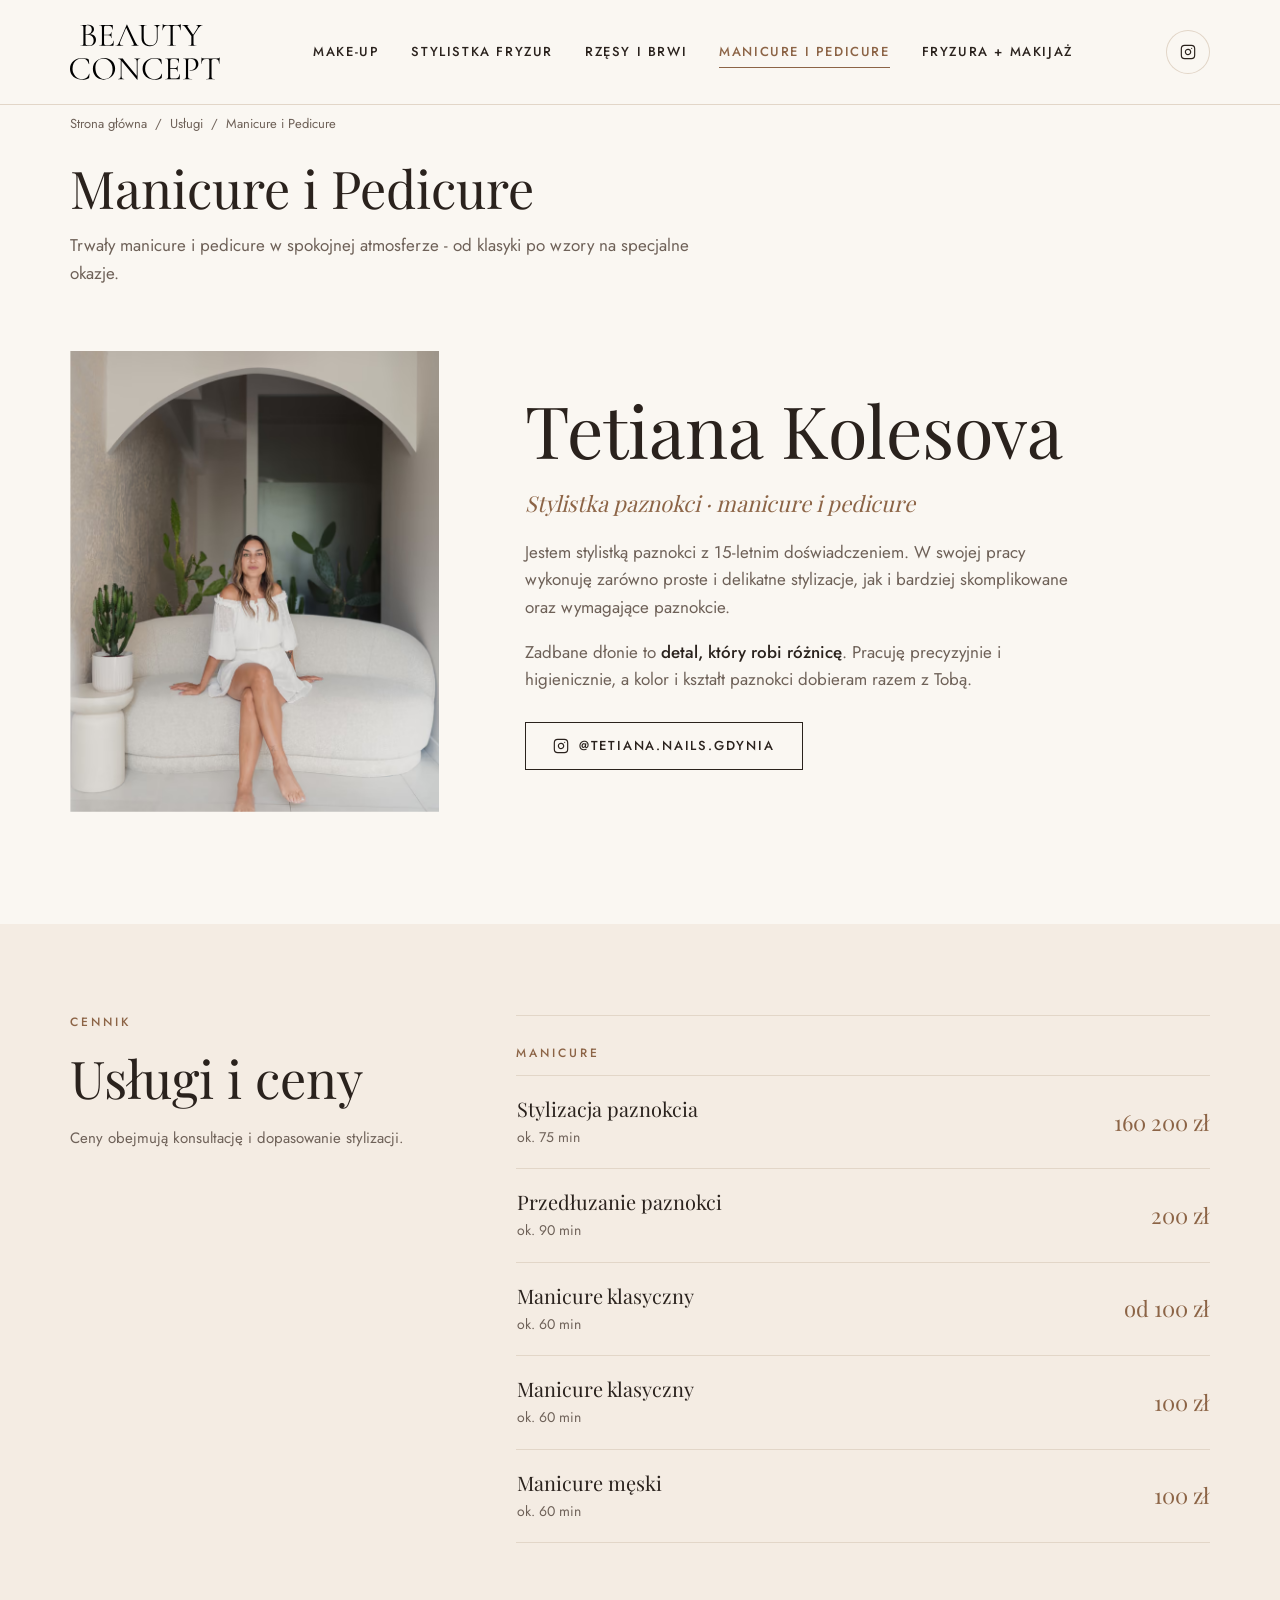
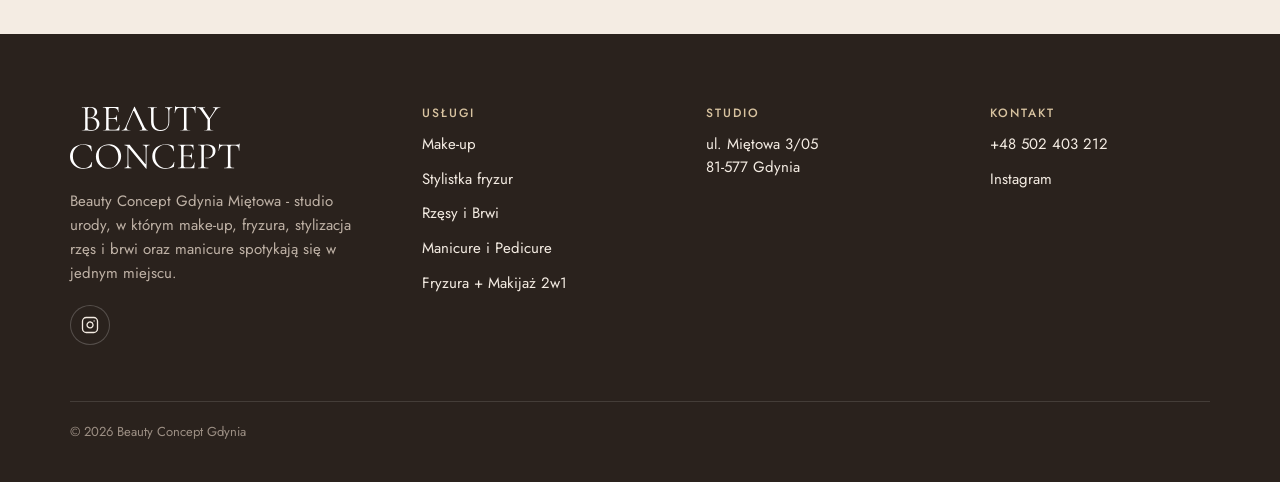
<file: manicure-i-pedicure/index.html>
<!DOCTYPE html><html lang="pl"><head><meta charset="utf-8"><meta name="viewport" content="width=device-width, initial-scale=1"><title>Manicure i pedicure Gdynia – hybryda, żel, stylizacja | Beauty Concept</title><meta name="description" content="Manicure hybrydowy, żelowy i pedicure w Gdyni. Sprawdź cennik i zarezerwuj termin w kalendarzu Booksy."><link rel="canonical" href="https://beautyconceptmietowa.pl/manicure-i-pedicure/"><meta name="theme-color" content="#FAF7F2"><meta name="referrer" content="strict-origin-when-cross-origin"><link rel="icon" href="/favicon.svg" type="image/svg+xml"><meta name="generator" content="Astro v7.3.5"><meta property="og:type" content="website"><meta property="og:locale" content="pl_PL"><meta property="og:site_name" content="Beauty Concept"><meta property="og:title" content="Manicure i pedicure Gdynia – hybryda, żel, stylizacja | Beauty Concept"><meta property="og:description" content="Manicure hybrydowy, żelowy i pedicure w Gdyni. Sprawdź cennik i zarezerwuj termin w kalendarzu Booksy."><meta property="og:url" content="https://beautyconceptmietowa.pl/manicure-i-pedicure/"><meta property="og:image" content="https://beautyconceptmietowa.pl/_astro/manicure-i-pedicure.DExhtIz2_Z1c7GIc.jpg"><meta property="og:image:width" content="1200"><meta property="og:image:height" content="630"><meta property="og:image:alt" content="Manicure wykonany w Beauty Concept Gdynia"><meta name="twitter:card" content="summary_large_image"><meta name="twitter:title" content="Manicure i pedicure Gdynia – hybryda, żel, stylizacja | Beauty Concept"><meta name="twitter:description" content="Manicure hybrydowy, żelowy i pedicure w Gdyni. Sprawdź cennik i zarezerwuj termin w kalendarzu Booksy."><meta name="twitter:image" content="https://beautyconceptmietowa.pl/_astro/manicure-i-pedicure.DExhtIz2_Z1c7GIc.jpg"><meta name="twitter:image:alt" content="Manicure wykonany w Beauty Concept Gdynia"><script type="application/ld+json">{"@context":"https://schema.org","@type":"BeautySalon","@id":"https://beautyconceptmietowa.pl/#salon","name":"Beauty Concept","url":"https://beautyconceptmietowa.pl/","image":"https://beautyconceptmietowa.pl/_astro/manicure-i-pedicure.DExhtIz2_Z1c7GIc.jpg","logo":"https://beautyconceptmietowa.pl/_astro/logo.Dc9oQUd-.svg","description":"Beauty Concept Gdynia - studio urody na Miętowej: make-up, stylistka fryzur, rzęsy i brwi, manicure i pedicure. Sprawdź ofertę, ceny i umów wizytę przez Booksy.","telephone":"+48 502 403 212","address":{"@type":"PostalAddress","streetAddress":"ul. Miętowa 3/05","postalCode":"81-577","addressLocality":"Gdynia","addressCountry":"PL"},"geo":{"@type":"GeoCoordinates","latitude":54.5189,"longitude":18.5305},"sameAs":["https://instagram.com/beautyconcept.gdynia","https://facebook.com/beautyconcept.gdynia"]}</script><script type="application/ld+json">{"@context":"https://schema.org","@type":"BreadcrumbList","itemListElement":[{"@type":"ListItem","position":1,"name":"Strona główna","item":"https://beautyconceptmietowa.pl/"},{"@type":"ListItem","position":2,"name":"Usługi","item":"https://beautyconceptmietowa.pl/#uslugi"},{"@type":"ListItem","position":3,"name":"Manicure i Pedicure"}]}</script><script type="application/ld+json">{"@context":"https://schema.org","@type":"Service","name":"Manicure i Pedicure","description":"Manicure hybrydowy, żelowy i pedicure w Gdyni. Sprawdź cennik i zarezerwuj termin w kalendarzu Booksy.","url":"https://beautyconceptmietowa.pl/manicure-i-pedicure/","provider":{"@type":"BeautySalon","name":"Beauty Concept"},"hasOfferCatalog":{"@type":"OfferCatalog","name":"Manicure i Pedicure","itemListElement":[{"@type":"OfferCatalog","name":"Tetiana Kolesova","itemListElement":[{"@type":"Offer","itemOffered":{"@type":"Service","name":"Stylizacja paznokcia","description":"ok. 75 min"},"priceCurrency":"PLN","price":160200},{"@type":"Offer","itemOffered":{"@type":"Service","name":"Przedłuzanie paznokci","description":"ok. 90 min"},"priceCurrency":"PLN","price":200},{"@type":"Offer","itemOffered":{"@type":"Service","name":"Manicure klasyczny ","description":"ok. 60 min"},"priceCurrency":"PLN","priceSpecification":{"@type":"PriceSpecification","minPrice":100,"priceCurrency":"PLN"}},{"@type":"Offer","itemOffered":{"@type":"Service","name":"Manicure klasyczny ","description":"ok. 60 min"},"priceCurrency":"PLN","price":100},{"@type":"Offer","itemOffered":{"@type":"Service","name":"Manicure męski","description":"ok. 60 min"},"priceCurrency":"PLN","price":100}]}]}}</script><!-- Client-side page swaps with a same-document view transition (cross-fade + card photo
         morph, see motion.css / morph.ts). Browsers without the API just swap the page. --><meta name="astro-view-transitions-enabled" content="true"><meta name="astro-view-transitions-fallback" content="swap"><script type="module" src="/_astro/ClientRouter.astro_astro_type_script_index_0_lang.C0MNin66.js"></script><!-- Pages can add <link rel="preload" as="image"> for the LCP image etc. --><link rel="stylesheet" href="/_astro/BaseLayout.DWGkz-xp.css"><link rel="stylesheet" href="/_astro/jsonld.DG84WxP1.css"><link rel="stylesheet" href="/_astro/index.emUAiidA.css"><script type="module" src="/_astro/page.DJ1T1J6G.js"></script></head><body><a class="skip-link" href="#main">Przejdź do treści</a><header class="site-header" data-astro-cid-nen7h5rs><div class="site-header__bar" data-astro-cid-nen7h5rs><div class="site-header__inner" data-astro-cid-nen7h5rs><a class="site-header__brand" href="/" data-astro-cid-nen7h5rs><img src="/_astro/logo.Dc9oQUd-.svg" alt="Beauty Concept" width="150" loading="eager" decoding="sync"></a><div class="site-header__actions" data-astro-cid-nen7h5rs><a class="site-header__book" href="/#uslugi" aria-label="Umów wizytę" data-astro-cid-nen7h5rs><svg xmlns="http://www.w3.org/2000/svg" viewBox="0 0 24 24" fill="none" stroke="currentColor" stroke-width="1.75" stroke-linecap="round" stroke-linejoin="round" aria-hidden="true" focusable="false"><path d="M8 2v4"></path><path d="M16 2v4"></path><rect width="18" height="18" x="3" y="4" rx="2"></rect><path d="M3 10h18"></path></svg></a><button type="button" class="nav-toggle" aria-expanded="false" aria-controls="site-nav" data-label-open="Otwórz menu" data-label-close="Zamknij menu" aria-label="Otwórz menu" data-astro-cid-nen7h5rs><svg viewBox="0 0 24 24" width="24" height="24" fill="none" stroke="currentColor" stroke-width="1.75" stroke-linecap="round" aria-hidden="true" focusable="false" data-astro-cid-nen7h5rs><path class="nav-toggle__line nav-toggle__line--top" d="M4 6h16" data-astro-cid-nen7h5rs></path><path class="nav-toggle__line nav-toggle__line--mid" d="M4 12h16" data-astro-cid-nen7h5rs></path><path class="nav-toggle__line nav-toggle__line--bottom" d="M4 18h16" data-astro-cid-nen7h5rs></path></svg></button></div><div class="site-nav" id="site-nav" style="--n: 5" data-astro-cid-nen7h5rs><nav aria-label="Menu główne" data-astro-cid-nen7h5rs><ul class="site-nav__list" data-astro-cid-nen7h5rs><li style="--i: 0" data-astro-cid-nen7h5rs><a href="/make-up/" data-astro-cid-nen7h5rs><span class="site-nav__text" data-astro-cid-nen7h5rs><span class="site-nav__label" data-astro-cid-nen7h5rs>Make-up</span><span class="site-nav__sub" data-astro-cid-nen7h5rs>Agata Sawicka</span></span><svg xmlns="http://www.w3.org/2000/svg" viewBox="0 0 24 24" fill="none" stroke="currentColor" stroke-width="1.75" stroke-linecap="round" stroke-linejoin="round" aria-hidden="true" focusable="false" class="site-nav__arrow"><path d="M7 7h10v10"></path><path d="M7 17 17 7"></path></svg></a></li><li style="--i: 1" data-astro-cid-nen7h5rs><a href="/fryzjer/" data-astro-cid-nen7h5rs><span class="site-nav__text" data-astro-cid-nen7h5rs><span class="site-nav__label" data-astro-cid-nen7h5rs>Stylistka fryzur</span><span class="site-nav__sub" data-astro-cid-nen7h5rs>Polka. Anna Bołkowska</span></span><svg xmlns="http://www.w3.org/2000/svg" viewBox="0 0 24 24" fill="none" stroke="currentColor" stroke-width="1.75" stroke-linecap="round" stroke-linejoin="round" aria-hidden="true" focusable="false" class="site-nav__arrow"><path d="M7 7h10v10"></path><path d="M7 17 17 7"></path></svg></a></li><li style="--i: 2" data-astro-cid-nen7h5rs><a href="/rzesy-i-brwi/" data-astro-cid-nen7h5rs><span class="site-nav__text" data-astro-cid-nen7h5rs><span class="site-nav__label" data-astro-cid-nen7h5rs>Rzęsy i Brwi</span><span class="site-nav__sub" data-astro-cid-nen7h5rs>Gosia Suchańska</span></span><svg xmlns="http://www.w3.org/2000/svg" viewBox="0 0 24 24" fill="none" stroke="currentColor" stroke-width="1.75" stroke-linecap="round" stroke-linejoin="round" aria-hidden="true" focusable="false" class="site-nav__arrow"><path d="M7 7h10v10"></path><path d="M7 17 17 7"></path></svg></a></li><li style="--i: 3" data-astro-cid-nen7h5rs><a href="/manicure-i-pedicure/" aria-current="page" data-astro-cid-nen7h5rs><span class="site-nav__text" data-astro-cid-nen7h5rs><span class="site-nav__label" data-astro-cid-nen7h5rs>Manicure i Pedicure</span><span class="site-nav__sub" data-astro-cid-nen7h5rs>Tetiana Kolesova</span></span><svg xmlns="http://www.w3.org/2000/svg" viewBox="0 0 24 24" fill="none" stroke="currentColor" stroke-width="1.75" stroke-linecap="round" stroke-linejoin="round" aria-hidden="true" focusable="false" class="site-nav__arrow"><path d="M7 7h10v10"></path><path d="M7 17 17 7"></path></svg></a></li><li style="--i: 4" data-astro-cid-nen7h5rs><a href="/2w1/" data-astro-cid-nen7h5rs><span class="site-nav__text" data-astro-cid-nen7h5rs><span class="site-nav__label" data-astro-cid-nen7h5rs>Fryzura + Makijaż</span><span class="site-nav__sub" data-astro-cid-nen7h5rs>Pakiet</span></span><svg xmlns="http://www.w3.org/2000/svg" viewBox="0 0 24 24" fill="none" stroke="currentColor" stroke-width="1.75" stroke-linecap="round" stroke-linejoin="round" aria-hidden="true" focusable="false" class="site-nav__arrow"><path d="M7 7h10v10"></path><path d="M7 17 17 7"></path></svg></a></li></ul></nav><div class="site-nav__bottom" data-astro-cid-nen7h5rs><a class="btn btn--primary site-nav__cta" href="/#uslugi" data-astro-cid-nen7h5rs><svg xmlns="http://www.w3.org/2000/svg" viewBox="0 0 24 24" fill="none" stroke="currentColor" stroke-width="1.75" stroke-linecap="round" stroke-linejoin="round" aria-hidden="true" focusable="false"><path d="M8 2v4"></path><path d="M16 2v4"></path><rect width="18" height="18" x="3" y="4" rx="2"></rect><path d="M3 10h18"></path></svg>Umów wizytę</a><div class="site-nav__contact" data-astro-cid-nen7h5rs><p class="site-nav__address" data-astro-cid-nen7h5rs><span data-astro-cid-nen7h5rs>ul. Miętowa 3/05, Gdynia</span></p><ul class="socials socials--on-light" data-astro-cid-y2qsmizv><li data-astro-cid-y2qsmizv><a href="https://instagram.com/beautyconcept.gdynia" target="_blank" rel="noopener noreferrer" aria-label="Instagram (otwiera się w nowej karcie)" data-astro-cid-y2qsmizv><svg xmlns="http://www.w3.org/2000/svg" viewBox="0 0 24 24" fill="none" stroke="currentColor" stroke-width="1.75" stroke-linecap="round" stroke-linejoin="round" aria-hidden="true" focusable="false"><rect width="20" height="20" x="2" y="2" rx="5" ry="5"></rect><path d="M16 11.37A4 4 0 1 1 12.63 8 4 4 0 0 1 16 11.37z"></path><line x1="17.5" x2="17.51" y1="6.5" y2="6.5"></line></svg></a></li></ul></div></div></div></div></div></header><noscript><style>
    .nav-toggle {
      display: none !important;
    }
    @media (max-width: 1099px) {
      .site-nav {
        display: flex !important;
        position: static;
        height: auto;
      }
      .site-nav,
      .site-nav * {
        visibility: visible !important;
        clip-path: none !important;
        opacity: 1 !important;
        translate: none !important;
      }
    }
  </style></noscript><script type="module" src="/_astro/Header.astro_astro_type_script_index_0_lang.DxtButLg.js"></script><main id="main" tabindex="-1"><section class="intro" data-astro-cid-z2nrcivh><div class="container" data-astro-cid-z2nrcivh><nav class="breadcrumbs" aria-label="Ścieżka nawigacji" data-astro-cid-vx4iavld><ol data-astro-cid-vx4iavld><li data-astro-cid-vx4iavld><a href="/" data-astro-cid-vx4iavld>Strona główna</a></li><li data-astro-cid-vx4iavld><a href="/#uslugi" data-astro-cid-vx4iavld>Usługi</a></li><li data-astro-cid-vx4iavld><span aria-current="page" data-astro-cid-vx4iavld>Manicure i Pedicure</span></li></ol></nav><h1 class="intro__title" data-reveal style="--reveal-delay: 100ms" data-astro-cid-z2nrcivh>Manicure i Pedicure</h1><p class="lead intro__lead" data-reveal style="--reveal-delay: 250ms" data-astro-cid-z2nrcivh>Trwały manicure i pedicure w spokojnej atmosferze - od klasyki po wzory na specjalne okazje.</p></div></section><section id="tetiana" class="hero" aria-labelledby="tetiana-name" data-astro-cid-jhtxieh7><div class="container hero__inner" data-astro-cid-jhtxieh7><div class="hero__photo" data-reveal="curtain" data-morph-hero data-astro-cid-jhtxieh7><picture><source srcset="/_astro/manicure-i-pedicure.DExhtIz2_1WOr2T.avif 480w, /_astro/manicure-i-pedicure.DExhtIz2_mFrBv.avif 768w, /_astro/manicure-i-pedicure.DExhtIz2_Z13q4Kl.avif 1120w" type="image/avif" sizes="(min-width: 900px) 40vw, 100vw"><source srcset="/_astro/manicure-i-pedicure.DExhtIz2_1IWYBP.webp 480w, /_astro/manicure-i-pedicure.DExhtIz2_Z1zLkNA.webp 768w, /_astro/manicure-i-pedicure.DExhtIz2_ZJ9Wcb.webp 1120w" type="image/webp" sizes="(min-width: 900px) 40vw, 100vw"><img src="/_astro/manicure-i-pedicure.DExhtIz2_ZjJ2lb.jpg" srcset="/_astro/manicure-i-pedicure.DExhtIz2_5qjKO.jpg 480w, /_astro/manicure-i-pedicure.DExhtIz2_Z1OnE3K.jpg 768w, /_astro/manicure-i-pedicure.DExhtIz2_20gxIB.jpg 1120w" alt="Tetiana – stylistka paznokci" sizes="(min-width: 900px) 40vw, 100vw" loading="eager" fetchpriority="high" decoding="sync" width="2400" height="3600"></picture></div><div class="hero__text" data-reveal data-astro-cid-jhtxieh7><h2 id="tetiana-name" class="hero__name" data-astro-cid-jhtxieh7>Tetiana Kolesova</h2><p class="hero__role" data-astro-cid-jhtxieh7>Stylistka paznokci · manicure i pedicure</p><div class="prose hero__desc" data-astro-cid-jhtxieh7><p>Jestem stylistką paznokci z 15-letnim doświadczeniem. W swojej pracy wykonuję zarówno proste i delikatne stylizacje, jak i bardziej skomplikowane oraz wymagające paznokcie.</p>
<p> Zadbane dłonie to <strong>detal, który robi różnicę</strong>. Pracuję precyzyjnie i higienicznie, a kolor i kształt paznokci dobieram razem z Tobą.</p></div><div class="links" data-booking-zone data-astro-cid-nyquk43v><a class="btn btn--outline" href="https://www.instagram.com/tetiana.nails.gdynia" target="_blank" rel="noopener noreferrer" data-astro-cid-nyquk43v><svg xmlns="http://www.w3.org/2000/svg" viewBox="0 0 24 24" fill="none" stroke="currentColor" stroke-width="1.75" stroke-linecap="round" stroke-linejoin="round" aria-hidden="true" focusable="false"><rect width="20" height="20" x="2" y="2" rx="5" ry="5"></rect><path d="M16 11.37A4 4 0 1 1 12.63 8 4 4 0 0 1 16 11.37z"></path><line x1="17.5" x2="17.51" y1="6.5" y2="6.5"></line></svg><span data-astro-cid-nyquk43v>@TETIANA.NAILS.GDYNIA</span><span class="sr-only" data-astro-cid-nyquk43v>(otwiera się w nowej karcie)</span></a></div></div></div></section><section id="tetiana-cennik" class="price section--surface" aria-labelledby="tetiana-cennik-heading" data-astro-cid-4c6fl6iw><div class="container price__inner" data-astro-cid-4c6fl6iw><header class="price__head" data-astro-cid-4c6fl6iw><p class="eyebrow" data-astro-cid-4c6fl6iw>Cennik</p><h2 id="tetiana-cennik-heading" class="price__title" data-astro-cid-4c6fl6iw>Usługi i ceny</h2><p class="price__note" data-astro-cid-4c6fl6iw>Ceny obejmują konsultację i dopasowanie stylizacji.</p></header><table class="price-list price__table" data-astro-cid-yexifyue><caption class="sr-only" data-astro-cid-yexifyue>Cennik – Tetiana Kolesova</caption><tbody data-reveal-group data-reveal-stagger="50" data-reveal-stagger-mobile="40" data-astro-cid-yexifyue><tr class="price-list__heading" data-reveal data-astro-cid-yexifyue><th colspan="2" scope="colgroup" data-astro-cid-yexifyue>Manicure</th></tr><tr class="price-list__row" data-reveal data-astro-cid-yexifyue><th scope="row" data-astro-cid-yexifyue><span class="price-list__name" data-astro-cid-yexifyue>Stylizacja paznokcia</span><span class="price-list__note" data-astro-cid-yexifyue>ok. 75 min</span></th><td class="price-list__price" data-astro-cid-yexifyue>160 200 zł</td></tr><tr class="price-list__row" data-reveal data-astro-cid-yexifyue><th scope="row" data-astro-cid-yexifyue><span class="price-list__name" data-astro-cid-yexifyue>Przedłuzanie paznokci</span><span class="price-list__note" data-astro-cid-yexifyue>ok. 90 min</span></th><td class="price-list__price" data-astro-cid-yexifyue>200 zł</td></tr><tr class="price-list__row" data-reveal data-astro-cid-yexifyue><th scope="row" data-astro-cid-yexifyue><span class="price-list__name" data-astro-cid-yexifyue>Manicure klasyczny </span><span class="price-list__note" data-astro-cid-yexifyue>ok. 60 min</span></th><td class="price-list__price" data-astro-cid-yexifyue>od 100 zł</td></tr><tr class="price-list__row" data-reveal data-astro-cid-yexifyue><th scope="row" data-astro-cid-yexifyue><span class="price-list__name" data-astro-cid-yexifyue>Manicure klasyczny </span><span class="price-list__note" data-astro-cid-yexifyue>ok. 60 min</span></th><td class="price-list__price" data-astro-cid-yexifyue>100 zł</td></tr><tr class="price-list__row" data-reveal data-astro-cid-yexifyue><th scope="row" data-astro-cid-yexifyue><span class="price-list__name" data-astro-cid-yexifyue>Manicure męski</span><span class="price-list__note" data-astro-cid-yexifyue>ok. 60 min</span></th><td class="price-list__price" data-astro-cid-yexifyue>100 zł</td></tr></tbody></table></div></section></main><footer class="site-footer" data-astro-cid-jo6i4kqk><div class="site-footer__inner" data-astro-cid-jo6i4kqk><div class="site-footer__top" data-astro-cid-jo6i4kqk><div class="site-footer__brand" data-astro-cid-jo6i4kqk><a href="/" class="site-footer__logo" data-astro-cid-jo6i4kqk><img src="/_astro/logo-light.Bao10LRK.svg" alt="Beauty Concept" width="170" loading="lazy" decoding="async"></a><p class="site-footer__tagline" data-astro-cid-jo6i4kqk>Beauty Concept Gdynia Miętowa - studio urody, w którym make-up, fryzura, stylizacja rzęs i brwi oraz manicure spotykają się w jednym miejscu.</p><ul class="socials socials--on-dark" data-astro-cid-y2qsmizv><li data-astro-cid-y2qsmizv><a href="https://instagram.com/beautyconcept.gdynia" target="_blank" rel="noopener noreferrer" aria-label="Instagram (otwiera się w nowej karcie)" data-astro-cid-y2qsmizv><svg xmlns="http://www.w3.org/2000/svg" viewBox="0 0 24 24" fill="none" stroke="currentColor" stroke-width="1.75" stroke-linecap="round" stroke-linejoin="round" aria-hidden="true" focusable="false"><rect width="20" height="20" x="2" y="2" rx="5" ry="5"></rect><path d="M16 11.37A4 4 0 1 1 12.63 8 4 4 0 0 1 16 11.37z"></path><line x1="17.5" x2="17.51" y1="6.5" y2="6.5"></line></svg></a></li></ul></div><nav class="site-footer__col" aria-labelledby="footer-services" data-astro-cid-jo6i4kqk><h2 id="footer-services" class="site-footer__heading" data-astro-cid-jo6i4kqk>Usługi</h2><ul data-astro-cid-jo6i4kqk><li data-astro-cid-jo6i4kqk><a href="/make-up/" data-astro-cid-jo6i4kqk>Make-up</a></li><li data-astro-cid-jo6i4kqk><a href="/fryzjer/" data-astro-cid-jo6i4kqk>Stylistka fryzur</a></li><li data-astro-cid-jo6i4kqk><a href="/rzesy-i-brwi/" data-astro-cid-jo6i4kqk>Rzęsy i Brwi</a></li><li data-astro-cid-jo6i4kqk><a href="/manicure-i-pedicure/" data-astro-cid-jo6i4kqk>Manicure i Pedicure</a></li><li data-astro-cid-jo6i4kqk><a href="/2w1/" data-astro-cid-jo6i4kqk>Fryzura + Makijaż 2w1</a></li></ul></nav><div class="site-footer__col" data-astro-cid-jo6i4kqk><h2 class="site-footer__heading" data-astro-cid-jo6i4kqk>Studio</h2><address data-astro-cid-jo6i4kqk><a href="https://maps.app.goo.gl/DFVaFao4Vhz5gdvr6" target="_blank" rel="noopener noreferrer" data-astro-cid-jo6i4kqk>ul. Miętowa 3/05<br data-astro-cid-jo6i4kqk>81-577 Gdynia</a></address></div><div class="site-footer__col site-footer__col--contact" data-astro-cid-jo6i4kqk><h2 class="site-footer__heading" data-astro-cid-jo6i4kqk>Kontakt</h2><ul data-astro-cid-jo6i4kqk><li data-astro-cid-jo6i4kqk><a href="tel:+48502403212" data-astro-cid-jo6i4kqk>+48 502 403 212</a></li><li data-astro-cid-jo6i4kqk><a href="https://instagram.com/beautyconcept.gdynia" target="_blank" rel="noopener noreferrer" data-astro-cid-jo6i4kqk>Instagram</a></li></ul></div></div><div class="site-footer__bottom" data-astro-cid-jo6i4kqk><p data-astro-cid-jo6i4kqk>© 2026 Beauty Concept Gdynia</p></div></div></footer><div class="book-bar" data-book-bar inert data-astro-cid-uhv5q5dv><a class="btn btn--primary book-bar__btn" href="/#uslugi" data-astro-cid-uhv5q5dv><svg xmlns="http://www.w3.org/2000/svg" viewBox="0 0 24 24" fill="none" stroke="currentColor" stroke-width="1.75" stroke-linecap="round" stroke-linejoin="round" aria-hidden="true" focusable="false"><path d="M8 2v4"></path><path d="M16 2v4"></path><rect width="18" height="18" x="3" y="4" rx="2"></rect><path d="M3 10h18"></path></svg>Umów wizytę</a></div><script type="module" src="/_astro/BookingBar.astro_astro_type_script_index_0_lang.B8q7rHAC.js"></script><script type="module" src="/_astro/BaseLayout.astro_astro_type_script_index_0_lang.vEzO8vdu.js"></script></body></html>
</file>
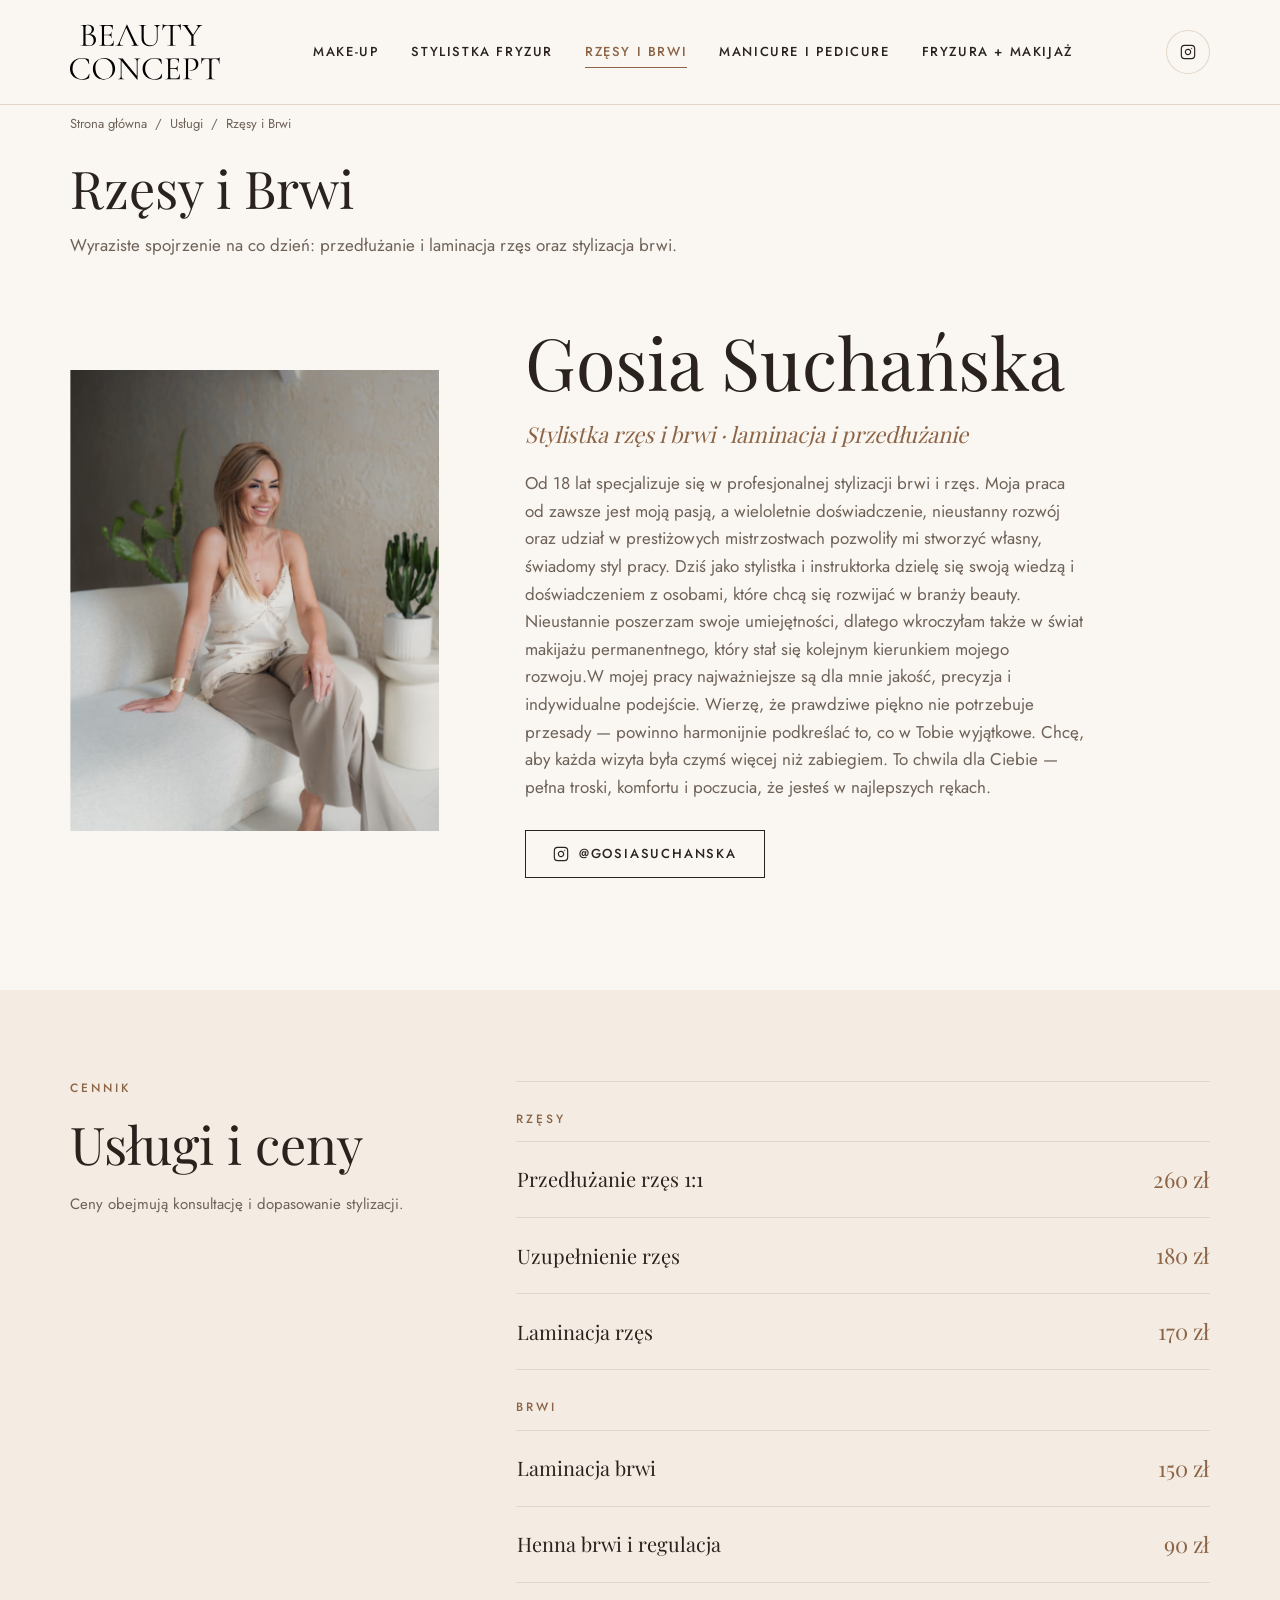
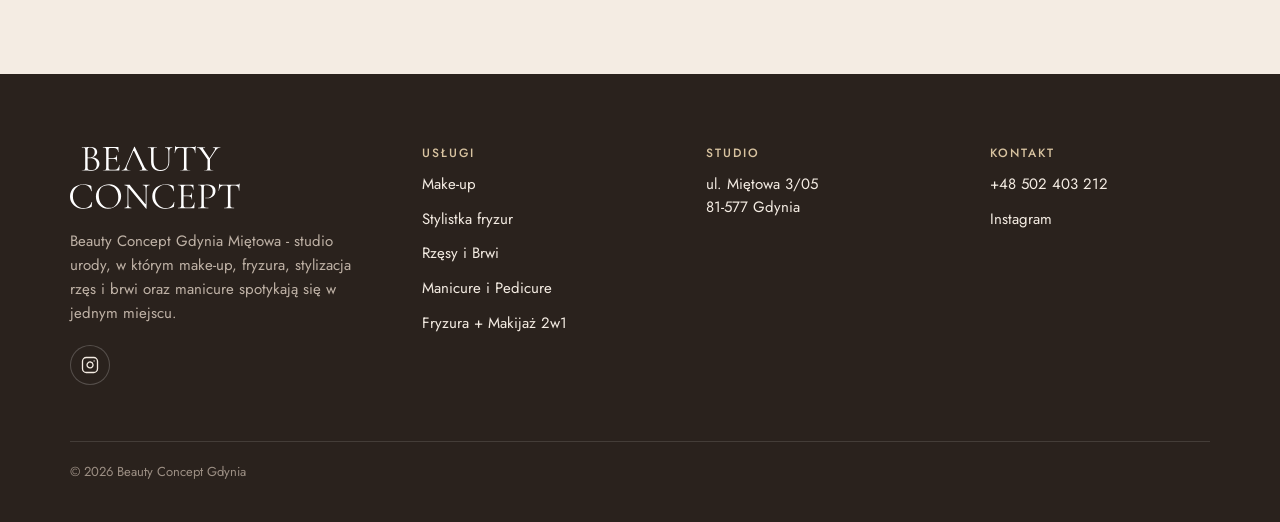
<file: rzesy-i-brwi/index.html>
<!DOCTYPE html><html lang="pl"><head><meta charset="utf-8"><meta name="viewport" content="width=device-width, initial-scale=1"><title>Rzęsy i brwi Gdynia – przedłużanie, laminacja, henna | Beauty Concept</title><meta name="description" content="Stylizacja rzęs i brwi w Gdyni: przedłużanie rzęs, laminacja, henna i regulacja brwi. Cennik oraz rezerwacja online."><link rel="canonical" href="https://beautyconceptmietowa.pl/rzesy-i-brwi/"><meta name="theme-color" content="#FAF7F2"><meta name="referrer" content="strict-origin-when-cross-origin"><link rel="icon" href="/favicon.svg" type="image/svg+xml"><meta name="generator" content="Astro v7.3.5"><meta property="og:type" content="website"><meta property="og:locale" content="pl_PL"><meta property="og:site_name" content="Beauty Concept"><meta property="og:title" content="Rzęsy i brwi Gdynia – przedłużanie, laminacja, henna | Beauty Concept"><meta property="og:description" content="Stylizacja rzęs i brwi w Gdyni: przedłużanie rzęs, laminacja, henna i regulacja brwi. Cennik oraz rezerwacja online."><meta property="og:url" content="https://beautyconceptmietowa.pl/rzesy-i-brwi/"><meta property="og:image" content="https://beautyconceptmietowa.pl/_astro/rzesy-i-brwi.DdsN-vcA_14VkKO.jpg"><meta property="og:image:width" content="1200"><meta property="og:image:height" content="630"><meta property="og:image:alt" content="Stylizacja rzęs i brwi w Beauty Concept Gdynia"><meta name="twitter:card" content="summary_large_image"><meta name="twitter:title" content="Rzęsy i brwi Gdynia – przedłużanie, laminacja, henna | Beauty Concept"><meta name="twitter:description" content="Stylizacja rzęs i brwi w Gdyni: przedłużanie rzęs, laminacja, henna i regulacja brwi. Cennik oraz rezerwacja online."><meta name="twitter:image" content="https://beautyconceptmietowa.pl/_astro/rzesy-i-brwi.DdsN-vcA_14VkKO.jpg"><meta name="twitter:image:alt" content="Stylizacja rzęs i brwi w Beauty Concept Gdynia"><script type="application/ld+json">{"@context":"https://schema.org","@type":"BeautySalon","@id":"https://beautyconceptmietowa.pl/#salon","name":"Beauty Concept","url":"https://beautyconceptmietowa.pl/","image":"https://beautyconceptmietowa.pl/_astro/rzesy-i-brwi.DdsN-vcA_14VkKO.jpg","logo":"https://beautyconceptmietowa.pl/_astro/logo.Dc9oQUd-.svg","description":"Beauty Concept Gdynia - studio urody na Miętowej: make-up, stylistka fryzur, rzęsy i brwi, manicure i pedicure. Sprawdź ofertę, ceny i umów wizytę przez Booksy.","telephone":"+48 502 403 212","address":{"@type":"PostalAddress","streetAddress":"ul. Miętowa 3/05","postalCode":"81-577","addressLocality":"Gdynia","addressCountry":"PL"},"geo":{"@type":"GeoCoordinates","latitude":54.5189,"longitude":18.5305},"sameAs":["https://instagram.com/beautyconcept.gdynia","https://facebook.com/beautyconcept.gdynia"]}</script><script type="application/ld+json">{"@context":"https://schema.org","@type":"BreadcrumbList","itemListElement":[{"@type":"ListItem","position":1,"name":"Strona główna","item":"https://beautyconceptmietowa.pl/"},{"@type":"ListItem","position":2,"name":"Usługi","item":"https://beautyconceptmietowa.pl/#uslugi"},{"@type":"ListItem","position":3,"name":"Rzęsy i Brwi"}]}</script><script type="application/ld+json">{"@context":"https://schema.org","@type":"Service","name":"Rzęsy i Brwi","description":"Stylizacja rzęs i brwi w Gdyni: przedłużanie rzęs, laminacja, henna i regulacja brwi. Cennik oraz rezerwacja online.","url":"https://beautyconceptmietowa.pl/rzesy-i-brwi/","provider":{"@type":"BeautySalon","name":"Beauty Concept"},"hasOfferCatalog":{"@type":"OfferCatalog","name":"Rzęsy i Brwi","itemListElement":[{"@type":"OfferCatalog","name":"Gosia Suchańska","itemListElement":[{"@type":"Offer","itemOffered":{"@type":"Service","name":"Przedłużanie rzęs 1:1"},"priceCurrency":"PLN","price":260},{"@type":"Offer","itemOffered":{"@type":"Service","name":"Uzupełnienie rzęs"},"priceCurrency":"PLN","price":180},{"@type":"Offer","itemOffered":{"@type":"Service","name":"Laminacja rzęs"},"priceCurrency":"PLN","price":170},{"@type":"Offer","itemOffered":{"@type":"Service","name":"Laminacja brwi"},"priceCurrency":"PLN","price":150},{"@type":"Offer","itemOffered":{"@type":"Service","name":"Henna brwi i regulacja"},"priceCurrency":"PLN","price":90}]}]}}</script><!-- Client-side page swaps with a same-document view transition (cross-fade + card photo
         morph, see motion.css / morph.ts). Browsers without the API just swap the page. --><meta name="astro-view-transitions-enabled" content="true"><meta name="astro-view-transitions-fallback" content="swap"><script type="module" src="/_astro/ClientRouter.astro_astro_type_script_index_0_lang.C0MNin66.js"></script><!-- Pages can add <link rel="preload" as="image"> for the LCP image etc. --><link rel="stylesheet" href="/_astro/BaseLayout.DWGkz-xp.css"><link rel="stylesheet" href="/_astro/jsonld.DG84WxP1.css"><link rel="stylesheet" href="/_astro/index.emUAiidA.css"><script type="module" src="/_astro/page.DJ1T1J6G.js"></script></head><body><a class="skip-link" href="#main">Przejdź do treści</a><header class="site-header" data-astro-cid-nen7h5rs><div class="site-header__bar" data-astro-cid-nen7h5rs><div class="site-header__inner" data-astro-cid-nen7h5rs><a class="site-header__brand" href="/" data-astro-cid-nen7h5rs><img src="/_astro/logo.Dc9oQUd-.svg" alt="Beauty Concept" width="150" loading="eager" decoding="sync"></a><div class="site-header__actions" data-astro-cid-nen7h5rs><a class="site-header__book" href="/#uslugi" aria-label="Umów wizytę" data-astro-cid-nen7h5rs><svg xmlns="http://www.w3.org/2000/svg" viewBox="0 0 24 24" fill="none" stroke="currentColor" stroke-width="1.75" stroke-linecap="round" stroke-linejoin="round" aria-hidden="true" focusable="false"><path d="M8 2v4"></path><path d="M16 2v4"></path><rect width="18" height="18" x="3" y="4" rx="2"></rect><path d="M3 10h18"></path></svg></a><button type="button" class="nav-toggle" aria-expanded="false" aria-controls="site-nav" data-label-open="Otwórz menu" data-label-close="Zamknij menu" aria-label="Otwórz menu" data-astro-cid-nen7h5rs><svg viewBox="0 0 24 24" width="24" height="24" fill="none" stroke="currentColor" stroke-width="1.75" stroke-linecap="round" aria-hidden="true" focusable="false" data-astro-cid-nen7h5rs><path class="nav-toggle__line nav-toggle__line--top" d="M4 6h16" data-astro-cid-nen7h5rs></path><path class="nav-toggle__line nav-toggle__line--mid" d="M4 12h16" data-astro-cid-nen7h5rs></path><path class="nav-toggle__line nav-toggle__line--bottom" d="M4 18h16" data-astro-cid-nen7h5rs></path></svg></button></div><div class="site-nav" id="site-nav" style="--n: 5" data-astro-cid-nen7h5rs><nav aria-label="Menu główne" data-astro-cid-nen7h5rs><ul class="site-nav__list" data-astro-cid-nen7h5rs><li style="--i: 0" data-astro-cid-nen7h5rs><a href="/make-up/" data-astro-cid-nen7h5rs><span class="site-nav__text" data-astro-cid-nen7h5rs><span class="site-nav__label" data-astro-cid-nen7h5rs>Make-up</span><span class="site-nav__sub" data-astro-cid-nen7h5rs>Agata Sawicka</span></span><svg xmlns="http://www.w3.org/2000/svg" viewBox="0 0 24 24" fill="none" stroke="currentColor" stroke-width="1.75" stroke-linecap="round" stroke-linejoin="round" aria-hidden="true" focusable="false" class="site-nav__arrow"><path d="M7 7h10v10"></path><path d="M7 17 17 7"></path></svg></a></li><li style="--i: 1" data-astro-cid-nen7h5rs><a href="/fryzjer/" data-astro-cid-nen7h5rs><span class="site-nav__text" data-astro-cid-nen7h5rs><span class="site-nav__label" data-astro-cid-nen7h5rs>Stylistka fryzur</span><span class="site-nav__sub" data-astro-cid-nen7h5rs>Polka. Anna Bołkowska</span></span><svg xmlns="http://www.w3.org/2000/svg" viewBox="0 0 24 24" fill="none" stroke="currentColor" stroke-width="1.75" stroke-linecap="round" stroke-linejoin="round" aria-hidden="true" focusable="false" class="site-nav__arrow"><path d="M7 7h10v10"></path><path d="M7 17 17 7"></path></svg></a></li><li style="--i: 2" data-astro-cid-nen7h5rs><a href="/rzesy-i-brwi/" aria-current="page" data-astro-cid-nen7h5rs><span class="site-nav__text" data-astro-cid-nen7h5rs><span class="site-nav__label" data-astro-cid-nen7h5rs>Rzęsy i Brwi</span><span class="site-nav__sub" data-astro-cid-nen7h5rs>Gosia Suchańska</span></span><svg xmlns="http://www.w3.org/2000/svg" viewBox="0 0 24 24" fill="none" stroke="currentColor" stroke-width="1.75" stroke-linecap="round" stroke-linejoin="round" aria-hidden="true" focusable="false" class="site-nav__arrow"><path d="M7 7h10v10"></path><path d="M7 17 17 7"></path></svg></a></li><li style="--i: 3" data-astro-cid-nen7h5rs><a href="/manicure-i-pedicure/" data-astro-cid-nen7h5rs><span class="site-nav__text" data-astro-cid-nen7h5rs><span class="site-nav__label" data-astro-cid-nen7h5rs>Manicure i Pedicure</span><span class="site-nav__sub" data-astro-cid-nen7h5rs>Tetiana Kolesova</span></span><svg xmlns="http://www.w3.org/2000/svg" viewBox="0 0 24 24" fill="none" stroke="currentColor" stroke-width="1.75" stroke-linecap="round" stroke-linejoin="round" aria-hidden="true" focusable="false" class="site-nav__arrow"><path d="M7 7h10v10"></path><path d="M7 17 17 7"></path></svg></a></li><li style="--i: 4" data-astro-cid-nen7h5rs><a href="/2w1/" data-astro-cid-nen7h5rs><span class="site-nav__text" data-astro-cid-nen7h5rs><span class="site-nav__label" data-astro-cid-nen7h5rs>Fryzura + Makijaż</span><span class="site-nav__sub" data-astro-cid-nen7h5rs>Pakiet</span></span><svg xmlns="http://www.w3.org/2000/svg" viewBox="0 0 24 24" fill="none" stroke="currentColor" stroke-width="1.75" stroke-linecap="round" stroke-linejoin="round" aria-hidden="true" focusable="false" class="site-nav__arrow"><path d="M7 7h10v10"></path><path d="M7 17 17 7"></path></svg></a></li></ul></nav><div class="site-nav__bottom" data-astro-cid-nen7h5rs><a class="btn btn--primary site-nav__cta" href="/#uslugi" data-astro-cid-nen7h5rs><svg xmlns="http://www.w3.org/2000/svg" viewBox="0 0 24 24" fill="none" stroke="currentColor" stroke-width="1.75" stroke-linecap="round" stroke-linejoin="round" aria-hidden="true" focusable="false"><path d="M8 2v4"></path><path d="M16 2v4"></path><rect width="18" height="18" x="3" y="4" rx="2"></rect><path d="M3 10h18"></path></svg>Umów wizytę</a><div class="site-nav__contact" data-astro-cid-nen7h5rs><p class="site-nav__address" data-astro-cid-nen7h5rs><span data-astro-cid-nen7h5rs>ul. Miętowa 3/05, Gdynia</span></p><ul class="socials socials--on-light" data-astro-cid-y2qsmizv><li data-astro-cid-y2qsmizv><a href="https://instagram.com/beautyconcept.gdynia" target="_blank" rel="noopener noreferrer" aria-label="Instagram (otwiera się w nowej karcie)" data-astro-cid-y2qsmizv><svg xmlns="http://www.w3.org/2000/svg" viewBox="0 0 24 24" fill="none" stroke="currentColor" stroke-width="1.75" stroke-linecap="round" stroke-linejoin="round" aria-hidden="true" focusable="false"><rect width="20" height="20" x="2" y="2" rx="5" ry="5"></rect><path d="M16 11.37A4 4 0 1 1 12.63 8 4 4 0 0 1 16 11.37z"></path><line x1="17.5" x2="17.51" y1="6.5" y2="6.5"></line></svg></a></li></ul></div></div></div></div></div></header><noscript><style>
    .nav-toggle {
      display: none !important;
    }
    @media (max-width: 1099px) {
      .site-nav {
        display: flex !important;
        position: static;
        height: auto;
      }
      .site-nav,
      .site-nav * {
        visibility: visible !important;
        clip-path: none !important;
        opacity: 1 !important;
        translate: none !important;
      }
    }
  </style></noscript><script type="module" src="/_astro/Header.astro_astro_type_script_index_0_lang.DxtButLg.js"></script><main id="main" tabindex="-1"><section class="intro" data-astro-cid-z2nrcivh><div class="container" data-astro-cid-z2nrcivh><nav class="breadcrumbs" aria-label="Ścieżka nawigacji" data-astro-cid-vx4iavld><ol data-astro-cid-vx4iavld><li data-astro-cid-vx4iavld><a href="/" data-astro-cid-vx4iavld>Strona główna</a></li><li data-astro-cid-vx4iavld><a href="/#uslugi" data-astro-cid-vx4iavld>Usługi</a></li><li data-astro-cid-vx4iavld><span aria-current="page" data-astro-cid-vx4iavld>Rzęsy i Brwi</span></li></ol></nav><h1 class="intro__title" data-reveal style="--reveal-delay: 100ms" data-astro-cid-z2nrcivh>Rzęsy i Brwi</h1><p class="lead intro__lead" data-reveal style="--reveal-delay: 250ms" data-astro-cid-z2nrcivh>Wyraziste spojrzenie na co dzień: przedłużanie i laminacja rzęs oraz stylizacja brwi.</p></div></section><section id="gosia" class="hero" aria-labelledby="gosia-name" data-astro-cid-jhtxieh7><div class="container hero__inner" data-astro-cid-jhtxieh7><div class="hero__photo" data-reveal="curtain" data-morph-hero data-astro-cid-jhtxieh7><picture><source srcset="/_astro/rzesy-i-brwi.DdsN-vcA_Z13rVxS.avif 480w, /_astro/rzesy-i-brwi.DdsN-vcA_2eei3T.avif 768w, /_astro/rzesy-i-brwi.DdsN-vcA_Z1O344z.avif 1120w" type="image/avif" sizes="(min-width: 900px) 40vw, 100vw"><source srcset="/_astro/rzesy-i-brwi.DdsN-vcA_ZFFwbc.webp 480w, /_astro/rzesy-i-brwi.DdsN-vcA_Z1rgeQy.webp 768w, /_astro/rzesy-i-brwi.DdsN-vcA_130w3G.webp 1120w" type="image/webp" sizes="(min-width: 900px) 40vw, 100vw"><img src="/_astro/rzesy-i-brwi.DdsN-vcA_ZDVIaK.jpg" srcset="/_astro/rzesy-i-brwi.DdsN-vcA_20tS2l.jpg 480w, /_astro/rzesy-i-brwi.DdsN-vcA_BPfUg.jpg 768w, /_astro/rzesy-i-brwi.DdsN-vcA_ZXgHh3.jpg 1120w" alt="Gosia – stylistka rzęs i brwi / szkoleniowiec" sizes="(min-width: 900px) 40vw, 100vw" loading="eager" fetchpriority="high" decoding="sync" width="2400" height="3600"></picture></div><div class="hero__text" data-reveal data-astro-cid-jhtxieh7><h2 id="gosia-name" class="hero__name" data-astro-cid-jhtxieh7>Gosia Suchańska</h2><p class="hero__role" data-astro-cid-jhtxieh7>Stylistka rzęs i brwi · laminacja i przedłużanie</p><div class="prose hero__desc" data-astro-cid-jhtxieh7><p>Od 18 lat specjalizuje się w profesjonalnej stylizacji brwi i rzęs. Moja praca od zawsze jest moją pasją, a wieloletnie doświadczenie, nieustanny rozwój oraz udział w prestiżowych mistrzostwach pozwoliły mi stworzyć własny, świadomy styl pracy. Dziś jako stylistka i instruktorka dzielę się swoją wiedzą i doświadczeniem z osobami, które chcą się rozwijać w branży beauty. Nieustannie poszerzam swoje umiejętności, dlatego wkroczyłam także w świat makijażu permanentnego, który stał się kolejnym kierunkiem mojego rozwoju.W mojej pracy najważniejsze są dla mnie jakość, precyzja i indywidualne podejście. Wierzę, że prawdziwe piękno nie potrzebuje przesady — powinno harmonijnie podkreślać to, co w Tobie wyjątkowe. Chcę, aby każda wizyta była czymś więcej niż zabiegiem. To chwila dla Ciebie — pełna troski, komfortu i poczucia, że jesteś w najlepszych rękach.</p></div><div class="links" data-booking-zone data-astro-cid-nyquk43v><a class="btn btn--outline" href="https://www.instagram.com/gosiasuchanska" target="_blank" rel="noopener noreferrer" data-astro-cid-nyquk43v><svg xmlns="http://www.w3.org/2000/svg" viewBox="0 0 24 24" fill="none" stroke="currentColor" stroke-width="1.75" stroke-linecap="round" stroke-linejoin="round" aria-hidden="true" focusable="false"><rect width="20" height="20" x="2" y="2" rx="5" ry="5"></rect><path d="M16 11.37A4 4 0 1 1 12.63 8 4 4 0 0 1 16 11.37z"></path><line x1="17.5" x2="17.51" y1="6.5" y2="6.5"></line></svg><span data-astro-cid-nyquk43v>@GOSIASUCHANSKA</span><span class="sr-only" data-astro-cid-nyquk43v>(otwiera się w nowej karcie)</span></a></div></div></div></section><section id="gosia-cennik" class="price section--surface" aria-labelledby="gosia-cennik-heading" data-astro-cid-4c6fl6iw><div class="container price__inner" data-astro-cid-4c6fl6iw><header class="price__head" data-astro-cid-4c6fl6iw><p class="eyebrow" data-astro-cid-4c6fl6iw>Cennik</p><h2 id="gosia-cennik-heading" class="price__title" data-astro-cid-4c6fl6iw>Usługi i ceny</h2><p class="price__note" data-astro-cid-4c6fl6iw>Ceny obejmują konsultację i dopasowanie stylizacji.</p></header><table class="price-list price__table" data-astro-cid-yexifyue><caption class="sr-only" data-astro-cid-yexifyue>Cennik – Gosia Suchańska</caption><tbody data-reveal-group data-reveal-stagger="50" data-reveal-stagger-mobile="40" data-astro-cid-yexifyue><tr class="price-list__heading" data-reveal data-astro-cid-yexifyue><th colspan="2" scope="colgroup" data-astro-cid-yexifyue>Rzęsy</th></tr><tr class="price-list__row" data-reveal data-astro-cid-yexifyue><th scope="row" data-astro-cid-yexifyue><span class="price-list__name" data-astro-cid-yexifyue>Przedłużanie rzęs 1:1</span></th><td class="price-list__price" data-astro-cid-yexifyue>260 zł</td></tr><tr class="price-list__row" data-reveal data-astro-cid-yexifyue><th scope="row" data-astro-cid-yexifyue><span class="price-list__name" data-astro-cid-yexifyue>Uzupełnienie rzęs</span></th><td class="price-list__price" data-astro-cid-yexifyue>180 zł</td></tr><tr class="price-list__row" data-reveal data-astro-cid-yexifyue><th scope="row" data-astro-cid-yexifyue><span class="price-list__name" data-astro-cid-yexifyue>Laminacja rzęs</span></th><td class="price-list__price" data-astro-cid-yexifyue>170 zł</td></tr><tr class="price-list__heading" data-reveal data-astro-cid-yexifyue><th colspan="2" scope="colgroup" data-astro-cid-yexifyue>Brwi</th></tr><tr class="price-list__row" data-reveal data-astro-cid-yexifyue><th scope="row" data-astro-cid-yexifyue><span class="price-list__name" data-astro-cid-yexifyue>Laminacja brwi</span></th><td class="price-list__price" data-astro-cid-yexifyue>150 zł</td></tr><tr class="price-list__row" data-reveal data-astro-cid-yexifyue><th scope="row" data-astro-cid-yexifyue><span class="price-list__name" data-astro-cid-yexifyue>Henna brwi i regulacja</span></th><td class="price-list__price" data-astro-cid-yexifyue>90 zł</td></tr></tbody></table></div></section></main><footer class="site-footer" data-astro-cid-jo6i4kqk><div class="site-footer__inner" data-astro-cid-jo6i4kqk><div class="site-footer__top" data-astro-cid-jo6i4kqk><div class="site-footer__brand" data-astro-cid-jo6i4kqk><a href="/" class="site-footer__logo" data-astro-cid-jo6i4kqk><img src="/_astro/logo-light.Bao10LRK.svg" alt="Beauty Concept" width="170" loading="lazy" decoding="async"></a><p class="site-footer__tagline" data-astro-cid-jo6i4kqk>Beauty Concept Gdynia Miętowa - studio urody, w którym make-up, fryzura, stylizacja rzęs i brwi oraz manicure spotykają się w jednym miejscu.</p><ul class="socials socials--on-dark" data-astro-cid-y2qsmizv><li data-astro-cid-y2qsmizv><a href="https://instagram.com/beautyconcept.gdynia" target="_blank" rel="noopener noreferrer" aria-label="Instagram (otwiera się w nowej karcie)" data-astro-cid-y2qsmizv><svg xmlns="http://www.w3.org/2000/svg" viewBox="0 0 24 24" fill="none" stroke="currentColor" stroke-width="1.75" stroke-linecap="round" stroke-linejoin="round" aria-hidden="true" focusable="false"><rect width="20" height="20" x="2" y="2" rx="5" ry="5"></rect><path d="M16 11.37A4 4 0 1 1 12.63 8 4 4 0 0 1 16 11.37z"></path><line x1="17.5" x2="17.51" y1="6.5" y2="6.5"></line></svg></a></li></ul></div><nav class="site-footer__col" aria-labelledby="footer-services" data-astro-cid-jo6i4kqk><h2 id="footer-services" class="site-footer__heading" data-astro-cid-jo6i4kqk>Usługi</h2><ul data-astro-cid-jo6i4kqk><li data-astro-cid-jo6i4kqk><a href="/make-up/" data-astro-cid-jo6i4kqk>Make-up</a></li><li data-astro-cid-jo6i4kqk><a href="/fryzjer/" data-astro-cid-jo6i4kqk>Stylistka fryzur</a></li><li data-astro-cid-jo6i4kqk><a href="/rzesy-i-brwi/" data-astro-cid-jo6i4kqk>Rzęsy i Brwi</a></li><li data-astro-cid-jo6i4kqk><a href="/manicure-i-pedicure/" data-astro-cid-jo6i4kqk>Manicure i Pedicure</a></li><li data-astro-cid-jo6i4kqk><a href="/2w1/" data-astro-cid-jo6i4kqk>Fryzura + Makijaż 2w1</a></li></ul></nav><div class="site-footer__col" data-astro-cid-jo6i4kqk><h2 class="site-footer__heading" data-astro-cid-jo6i4kqk>Studio</h2><address data-astro-cid-jo6i4kqk><a href="https://maps.app.goo.gl/DFVaFao4Vhz5gdvr6" target="_blank" rel="noopener noreferrer" data-astro-cid-jo6i4kqk>ul. Miętowa 3/05<br data-astro-cid-jo6i4kqk>81-577 Gdynia</a></address></div><div class="site-footer__col site-footer__col--contact" data-astro-cid-jo6i4kqk><h2 class="site-footer__heading" data-astro-cid-jo6i4kqk>Kontakt</h2><ul data-astro-cid-jo6i4kqk><li data-astro-cid-jo6i4kqk><a href="tel:+48502403212" data-astro-cid-jo6i4kqk>+48 502 403 212</a></li><li data-astro-cid-jo6i4kqk><a href="https://instagram.com/beautyconcept.gdynia" target="_blank" rel="noopener noreferrer" data-astro-cid-jo6i4kqk>Instagram</a></li></ul></div></div><div class="site-footer__bottom" data-astro-cid-jo6i4kqk><p data-astro-cid-jo6i4kqk>© 2026 Beauty Concept Gdynia</p></div></div></footer><div class="book-bar" data-book-bar inert data-astro-cid-uhv5q5dv><a class="btn btn--primary book-bar__btn" href="/#uslugi" data-astro-cid-uhv5q5dv><svg xmlns="http://www.w3.org/2000/svg" viewBox="0 0 24 24" fill="none" stroke="currentColor" stroke-width="1.75" stroke-linecap="round" stroke-linejoin="round" aria-hidden="true" focusable="false"><path d="M8 2v4"></path><path d="M16 2v4"></path><rect width="18" height="18" x="3" y="4" rx="2"></rect><path d="M3 10h18"></path></svg>Umów wizytę</a></div><script type="module" src="/_astro/BookingBar.astro_astro_type_script_index_0_lang.B8q7rHAC.js"></script><script type="module" src="/_astro/BaseLayout.astro_astro_type_script_index_0_lang.vEzO8vdu.js"></script></body></html>
</file>
<file: _astro/BaseLayout.DWGkz-xp.css>
@font-face{font-family:Jost;font-style:normal;font-weight:100 900;font-display:swap;src:url(/_astro/jost-latin-ext-wght-normal.BDUtSsKd.woff2)format("woff2-variations");unicode-range:U+100-2BA,U+2BD-2C5,U+2C7-2CC,U+2CE-2D7,U+2DD-2FF,U+304,U+308,U+329,U+1D00-1DBF,U+1E00-1E9F,U+1EF2-1EFF,U+2020,U+20A0-20AB,U+20AD-20C0,U+2113,U+2C60-2C7F,U+A720-A7FF}@font-face{font-family:Jost;font-style:normal;font-weight:100 900;font-display:swap;src:url(/_astro/jost-latin-wght-normal.ObQm3Zd1.woff2)format("woff2-variations");unicode-range:U+??,U+131,U+152-153,U+2BB-2BC,U+2C6,U+2DA,U+2DC,U+304,U+308,U+329,U+2000-206F,U+20AC,U+2122,U+2191,U+2193,U+2212,U+2215,U+FEFF,U+FFFD}@font-face{font-family:Jost;font-style:italic;font-weight:100 900;font-display:swap;src:url(/_astro/jost-latin-ext-wght-italic.DU2jD5Pk.woff2)format("woff2-variations");unicode-range:U+100-2BA,U+2BD-2C5,U+2C7-2CC,U+2CE-2D7,U+2DD-2FF,U+304,U+308,U+329,U+1D00-1DBF,U+1E00-1E9F,U+1EF2-1EFF,U+2020,U+20A0-20AB,U+20AD-20C0,U+2113,U+2C60-2C7F,U+A720-A7FF}@font-face{font-family:Jost;font-style:italic;font-weight:100 900;font-display:swap;src:url(/_astro/jost-latin-wght-italic.b6W-FdEu.woff2)format("woff2-variations");unicode-range:U+??,U+131,U+152-153,U+2BB-2BC,U+2C6,U+2DA,U+2DC,U+304,U+308,U+329,U+2000-206F,U+20AC,U+2122,U+2191,U+2193,U+2212,U+2215,U+FEFF,U+FFFD}@font-face{font-family:Playfair Display;font-style:normal;font-weight:400 900;font-display:swap;src:url(/_astro/playfair-display-latin-ext-wght-normal.CT1r92Rl.woff2)format("woff2-variations");unicode-range:U+100-2BA,U+2BD-2C5,U+2C7-2CC,U+2CE-2D7,U+2DD-2FF,U+304,U+308,U+329,U+1D00-1DBF,U+1E00-1E9F,U+1EF2-1EFF,U+2020,U+20A0-20AB,U+20AD-20C0,U+2113,U+2C60-2C7F,U+A720-A7FF}@font-face{font-family:Playfair Display;font-style:normal;font-weight:400 900;font-display:swap;src:url(/_astro/playfair-display-latin-wght-normal.BOwq7MWX.woff2)format("woff2-variations");unicode-range:U+??,U+131,U+152-153,U+2BB-2BC,U+2C6,U+2DA,U+2DC,U+304,U+308,U+329,U+2000-206F,U+20AC,U+2122,U+2191,U+2193,U+2212,U+2215,U+FEFF,U+FFFD}:root{--ease-silk:cubic-bezier(.22, 1, .36, 1);--dur-reveal:1s;--dur-hover:.6s}@media (scripting:enabled){[data-reveal]{transition:opacity var(--dur-reveal) var(--ease-silk) var(--reveal-delay,0s), translate var(--dur-reveal) var(--ease-silk) var(--reveal-delay,0s), clip-path var(--dur-reveal) var(--ease-silk) var(--reveal-delay,0s)}[data-reveal]:not(.is-in){opacity:0;translate:0 var(--reveal-y,20px)}:is([data-reveal=curtain],[data-reveal=curtain-settle]),[data-reveal=curtain-left]{--dur-reveal:1.4s}:is([data-reveal=curtain],[data-reveal=curtain-settle]):not(.is-in),[data-reveal=curtain-left]:not(.is-in){opacity:1;translate:none}:is([data-reveal=curtain],[data-reveal=curtain-settle]):not(.is-in){clip-path:inset(100% 0 0)}[data-reveal=curtain-left]:not(.is-in){clip-path:inset(0 100% 0 0)}:is([data-reveal=curtain],[data-reveal=curtain-settle]) img,[data-reveal=curtain-left] img{transition:scale 1.4s var(--ease-silk) var(--reveal-delay,0s)}:is([data-reveal=curtain],[data-reveal=curtain-settle]):not(.is-in) img{scale:1.1}:is([data-reveal=curtain],[data-reveal=curtain-settle]).is-in,[data-reveal=curtain-left].is-in{clip-path:inset(0)}[data-reveal=lines],[data-reveal=lines]:not(.is-in){opacity:1;transition:none;translate:none}[data-reveal=lines]:not([data-split]){visibility:hidden}[data-reveal=lines] .line{margin-bottom:-.08em;padding-bottom:.08em;display:block;overflow:hidden}[data-reveal=lines] .line__inner{transition:translate var(--dur-line,1.1s) var(--ease-silk) calc(var(--reveal-delay,0s) + var(--line,0) * var(--line-step,.12s));display:block}[data-reveal=lines]:not(.is-in) .line__inner{translate:0 105%}@media (width<=63.99rem){:root{--dur-reveal:.6s;--reveal-y:16px;--dur-line:.6s;--line-step:80ms}[data-reveal=curtain],[data-reveal=curtain-left],[data-reveal=curtain-mobile]{--dur-reveal:.6s}[data-reveal=curtain] img,[data-reveal=curtain-left] img,[data-reveal=curtain]:not(.is-in) img{transition:none;scale:none}[data-reveal=curtain-mobile]:not(.is-in){opacity:1;clip-path:inset(100% 0 0);translate:none}[data-reveal=curtain-mobile].is-in{clip-path:inset(0)}[data-reveal=curtain-settle]:not(.is-in){clip-path:none}[data-reveal=curtain-settle]:after{content:"";pointer-events:none;opacity:0;transition:opacity .7s var(--ease-silk) var(--reveal-delay,0s);background:#2a221d40;position:absolute;inset:0}[data-reveal=curtain-settle]:not(.is-in):after{opacity:1}[data-reveal=curtain-settle] img{transition:scale .7s var(--ease-silk) var(--reveal-delay,0s)}[data-reveal=curtain-settle]:not(.is-in) img{scale:1.04}}html:not(.motion-ready) [data-reveal]{animation:10ms 2.5s forwards motion-fallback}}@keyframes motion-fallback{to{opacity:1;clip-path:none;visibility:visible;translate:none}}[data-parallax]{translate:0 var(--parallax-y,0px)}@media (width>=64rem) and (pointer:fine){[data-parallax]{will-change:translate}}@media (prefers-reduced-motion:reduce){[data-reveal],[data-reveal]:not(.is-in){clip-path:none!important;transition:opacity .6s var(--ease-silk)!important;translate:none!important;scale:none!important}[data-reveal=lines]:not(.is-in){opacity:0!important}[data-reveal] img,[data-reveal] .line__inner{translate:none!important;scale:none!important}[data-parallax]{translate:none}}html{background:var(--color-bg)}html[data-astro-transition]{scroll-behavior:auto}::view-transition-old(root){animation:vt-out .25s var(--ease-silk) both}::view-transition-new(root){animation:vt-in .4s var(--ease-silk) .1s both}::view-transition-group(morph){animation-duration:.5s;animation-timing-function:var(--ease-silk)}::view-transition-old(morph),::view-transition-new(morph){object-fit:cover;mix-blend-mode:normal;height:100%;overflow:clip}::view-transition-old(morph){animation:none}::view-transition-new(morph){animation:vt-in .3s var(--ease-silk) .1s both}[data-morph-arrived],[data-morph-arrived] img,[data-arrived],[data-arrived] img,[data-arrived]:after{transition:none!important}@keyframes vt-out{to{opacity:0}}@keyframes vt-in{0%{opacity:0}}@media (prefers-reduced-motion:reduce){::view-transition-group(*),::view-transition-old(*),::view-transition-new(*){animation:none!important}::view-transition-old(root){animation:vt-out .25s var(--ease-silk) both!important}::view-transition-new(root){animation:vt-in .4s var(--ease-silk) .1s both!important}}:root{--color-bg:#faf7f2;--color-surface:#f4ece3;--color-ink:#2a221d;--color-muted:#6e6158;--color-accent:#8c6446;--color-border:#e2d6c8;--color-gold:#d8c3a0;--color-on-dark:#f4ece3;--color-on-dark-muted:#cbbfb3;--color-on-dark-soft:#bfb2a6;--color-on-dark-faint:#9c8f84;--color-line-on-dark:#ffffff1f;--color-outline-on-dark:#fff3;--color-overlay:#faf7f2e6;--color-focus:#8c6446;--font-sans:"Jost", system-ui, -apple-system, "Segoe UI", sans-serif;--font-serif:"Playfair Display", Georgia, "Times New Roman", serif;--text-eyebrow:.75rem;--text-small:.8125rem;--text-body:1.0625rem;--text-lead:1.375rem;--text-price:1.375rem;--text-h3:clamp(1.5rem, 1.2rem + 1vw, 1.75rem);--text-h2:clamp(2.125rem, 1.2rem + 2.8vw, 3.25rem);--text-h1:clamp(2.625rem, 1.2rem + 4.6vw, 4.5rem);--leading-tight:1.1;--leading-body:1.6;--tracking-nav:.123em;--tracking-btn:.138em;--tracking-eyebrow:.25em;--gutter:clamp(1.5rem, 5.5vw, 5rem);--section-y:clamp(4rem, 3rem + 5vw, 7.5rem);--section-y-md:clamp(3.5rem, 2.5rem + 4vw, 7rem);--container:90rem;--header-h:5.59rem;--radius-full:999px;--ease:cubic-bezier(.2, .7, .2, 1)}@media (width<=1099px){:root{--header-h:4rem}}@media (width<=39.99rem){:root{--text-body:1rem;--text-eyebrow:.6875rem;--tracking-eyebrow:.236em}}*,:before,:after{box-sizing:border-box}html{-webkit-text-size-adjust:100%;text-size-adjust:100%;scroll-behavior:smooth;scroll-padding-top:calc(var(--header-h) + 1rem)}body{background:var(--color-bg);min-height:100dvh;color:var(--color-ink);font-family:var(--font-sans);font-size:var(--text-body);line-height:var(--leading-body);-webkit-font-smoothing:antialiased;flex-direction:column;margin:0;font-weight:400;display:flex}main{flex:1 0 auto;display:block}img,picture,svg{max-width:100%;display:block}img{height:auto}h1,h2,h3,h4,p,ul,ol,dl,dd,figure{margin:0}ul,ol{padding:0;list-style:none}a{color:inherit;text-underline-offset:.2em;text-decoration-thickness:1px}button{font:inherit;color:inherit}h1,h2,h3{font-family:var(--font-serif);font-weight:400;line-height:var(--leading-tight);text-wrap:balance}h1{font-size:var(--text-h1)}h2{font-size:var(--text-h2)}h3{font-size:var(--text-h3);line-height:1.2}:focus-visible{outline:2px solid var(--color-focus);outline-offset:3px}.on-dark :focus-visible,.site-footer :focus-visible{outline-color:var(--color-gold)}::selection{background:var(--color-gold);color:var(--color-ink)}@media (prefers-reduced-motion:reduce){html{scroll-behavior:auto}*,:before,:after{transition-duration:.01ms!important;animation-duration:.01ms!important;animation-iteration-count:1!important}}.container{width:100%;max-width:var(--container);padding-inline:var(--gutter);margin-inline:auto}.section{padding-block:var(--section-y)}.section--md{padding-block:var(--section-y-md)}.section--surface{background:var(--color-surface)}.section--dark{background:var(--color-ink);color:var(--color-on-dark)}.sr-only{clip:rect(0, 0, 0, 0);white-space:nowrap;border:0;width:1px;height:1px;margin:-1px;padding:0;position:absolute;overflow:hidden}.skip-link{z-index:100;background:var(--color-ink);color:var(--color-bg);font-size:var(--text-small);letter-spacing:var(--tracking-btn);text-transform:uppercase;padding:.75rem 1.25rem;font-weight:500;text-decoration:none;position:absolute;top:-4rem;left:1rem}.skip-link:focus{top:1rem}.eyebrow{font-family:var(--font-sans);font-size:var(--text-eyebrow);letter-spacing:var(--tracking-eyebrow);text-transform:uppercase;color:var(--color-accent);font-weight:500;line-height:1.2}.on-dark .eyebrow,.section--dark .eyebrow{color:var(--color-gold)}.lead{color:var(--color-muted);font-size:var(--text-body);line-height:1.6}.btn{font-family:var(--font-sans);font-size:var(--text-small);letter-spacing:var(--tracking-btn);text-transform:uppercase;cursor:pointer;-webkit-tap-highlight-color:transparent;transition:background-color .2s var(--ease), color .2s var(--ease), box-shadow .2s var(--ease), scale .15s var(--ease);border:0;justify-content:center;align-items:center;gap:.625rem;padding:1rem 1.75rem;font-weight:500;line-height:1.2;text-decoration:none;display:inline-flex}.btn svg{flex:none;width:1rem;height:1rem}.btn--primary{background:var(--color-accent);color:var(--color-bg)}.btn--primary:hover{background:#755036}.btn--dark{background:var(--color-ink);color:var(--color-bg);font-size:var(--text-eyebrow);letter-spacing:.15em;gap:.5rem;padding:.75rem 1.375rem}.btn--dark:hover{background:#45372f}.btn--outline{box-shadow:inset 0 0 0 1px var(--color-ink);color:var(--color-ink)}.btn--outline:hover{background:var(--color-ink);color:var(--color-bg)}.btn--gold{background:var(--color-gold);color:var(--color-ink)}.btn--gold:hover{background:#e6d5b8}@media (hover:none){.btn:active{scale:.97}.btn--primary:active{background:#755036}.btn--dark:active{background:#45372f}.btn--outline:active{background:#2a221d14}.btn--gold:active{background:#c9b28c}}@media (prefers-reduced-motion:reduce){.btn:active{scale:none}}.link-arrow{border-bottom:1px solid var(--color-ink);font-size:var(--text-eyebrow);letter-spacing:.1667em;text-transform:uppercase;color:var(--color-ink);align-items:center;gap:.5rem;padding:.25rem 0 .375rem;font-weight:500;text-decoration:none;display:inline-flex}.link-arrow svg{width:.9rem;height:.9rem;transition:transform .2s var(--ease)}.link-arrow:hover svg{transform:translate(3px)}.prose>*+*{margin-top:1em}.prose ul{padding-left:1.25em;list-style:outside}.prose ol{padding-left:1.25em;list-style:decimal}.prose a{color:var(--color-accent)}.prose strong{color:var(--color-ink);font-weight:500}.astro-route-announcer{clip:rect(0 0 0 0);clip-path:inset(50%);white-space:nowrap;width:1px;height:1px;position:absolute;top:0;left:0;overflow:hidden}.socials[data-astro-cid-y2qsmizv]{gap:.75rem;display:flex}.socials[data-astro-cid-y2qsmizv] a[data-astro-cid-y2qsmizv]{width:2.5rem;height:2.5rem;transition:background-color .2s var(--ease);border-radius:50%;justify-content:center;align-items:center;display:flex}.socials[data-astro-cid-y2qsmizv] svg{width:1.125rem;height:1.125rem}.socials--on-dark[data-astro-cid-y2qsmizv] a[data-astro-cid-y2qsmizv]{box-shadow:inset 0 0 0 1px var(--color-outline-on-dark);color:var(--color-on-dark)}.socials--on-dark[data-astro-cid-y2qsmizv] a[data-astro-cid-y2qsmizv]:hover{background:#ffffff1a}.socials--on-light[data-astro-cid-y2qsmizv] a[data-astro-cid-y2qsmizv]{box-shadow:inset 0 0 0 1px var(--color-border);color:var(--color-ink)}.socials--on-light[data-astro-cid-y2qsmizv] a[data-astro-cid-y2qsmizv]:hover{background:var(--color-surface);color:var(--color-accent)}.site-header[data-astro-cid-nen7h5rs]{z-index:50;height:calc(var(--header-h) + 1px);pointer-events:none;view-transition-name:site-header;transition:translate .8s var(--ease-silk);position:sticky;top:0}.site-header__bar[data-astro-cid-nen7h5rs]{pointer-events:auto;background:var(--color-bg);border-bottom:1px solid var(--color-border);transition:background-color .8s var(--ease-silk), backdrop-filter .8s var(--ease-silk);position:relative}[data-astro-cid-nen7h5rs][data-scrolled] .site-header__bar[data-astro-cid-nen7h5rs]{-webkit-backdrop-filter:blur(14px)saturate(1.1);background:#faf7f2d1}.site-header[data-astro-cid-nen7h5rs][data-hidden]{translate:0 -100%}.site-header__inner[data-astro-cid-nen7h5rs]{max-width:var(--container);padding:0 calc(var(--gutter) - .25rem) 0 var(--gutter);min-height:var(--header-h);justify-content:space-between;align-items:center;gap:1.5rem;margin-inline:auto;display:flex}.site-header__brand[data-astro-cid-nen7h5rs]{flex:none;width:118px;line-height:0;display:block}.site-header__brand[data-astro-cid-nen7h5rs] img{transform-origin:0;width:100%;height:auto;transition:scale .8s var(--ease-silk)}.site-header__actions[data-astro-cid-nen7h5rs]{align-items:center;gap:.25rem;display:flex}.site-header__book[data-astro-cid-nen7h5rs],.nav-toggle[data-astro-cid-nen7h5rs]{width:2.75rem;height:2.75rem;color:var(--color-ink);justify-content:center;align-items:center;display:inline-flex}.site-header__book[data-astro-cid-nen7h5rs] svg{width:1.25rem;height:1.25rem}.nav-toggle[data-astro-cid-nen7h5rs]{cursor:pointer;background:0 0;border:0}.nav-toggle[data-astro-cid-nen7h5rs] svg[data-astro-cid-nen7h5rs]{width:1.5rem;height:1.5rem;overflow:visible}.nav-toggle__line[data-astro-cid-nen7h5rs]{transform-box:view-box;transform-origin:12px 12px;transition:transform .45s var(--ease-silk), opacity .3s var(--ease-silk)}.nav-toggle[data-astro-cid-nen7h5rs][aria-expanded=true] .nav-toggle__line--top[data-astro-cid-nen7h5rs]{transform:rotate(45deg)translateY(6px)}.nav-toggle[data-astro-cid-nen7h5rs][aria-expanded=true] .nav-toggle__line--mid[data-astro-cid-nen7h5rs]{opacity:0}.nav-toggle[data-astro-cid-nen7h5rs][aria-expanded=true] .nav-toggle__line--bottom[data-astro-cid-nen7h5rs]{transform:rotate(-45deg)translateY(-6px)}.site-nav[data-astro-cid-nen7h5rs]{height:calc(100vh - var(--header-h));height:calc(100dvh - var(--header-h));overscroll-behavior:contain;padding:2rem var(--gutter) 2.5rem;background:var(--color-bg);flex-direction:column;justify-content:space-between;gap:2.5rem;display:none;position:absolute;inset:100% 0 auto;overflow-y:auto}.site-nav[data-astro-cid-nen7h5rs][data-open]{display:flex}@media (width<=1099px){.site-nav[data-astro-cid-nen7h5rs]{visibility:hidden;clip-path:inset(0 0 100%);transition:clip-path .45s var(--ease-silk), visibility 0s linear .45s;display:flex}.site-nav[data-astro-cid-nen7h5rs][data-open]{visibility:visible;clip-path:inset(0);transition:clip-path .45s var(--ease-silk)}.site-nav__list[data-astro-cid-nen7h5rs] li[data-astro-cid-nen7h5rs],.site-nav__bottom[data-astro-cid-nen7h5rs]{opacity:0;transition:opacity .25s var(--ease-silk), translate .25s var(--ease-silk);translate:0 16px}.site-nav[data-astro-cid-nen7h5rs][data-open] .site-nav__list[data-astro-cid-nen7h5rs] li[data-astro-cid-nen7h5rs],.site-nav[data-astro-cid-nen7h5rs][data-open] .site-nav__bottom[data-astro-cid-nen7h5rs]{opacity:1;transition:opacity .45s var(--ease-silk) var(--d), translate .45s var(--ease-silk) var(--d);translate:none}.site-nav__list[data-astro-cid-nen7h5rs] li[data-astro-cid-nen7h5rs]{--d:calc(.12s + var(--i,0) * 50ms)}.site-nav__bottom[data-astro-cid-nen7h5rs]{--d:calc(.17s + var(--n,5) * 50ms)}}html[data-menu-open]{overflow:hidden}html[data-menu-open] .site-header[data-astro-cid-nen7h5rs]{view-transition-name:none}.site-nav__list[data-astro-cid-nen7h5rs]{flex-direction:column;width:100%;display:flex}.site-nav__list[data-astro-cid-nen7h5rs] a[data-astro-cid-nen7h5rs]{border-bottom:1px solid var(--color-border);color:var(--color-ink);-webkit-tap-highlight-color:transparent;transition:background-color .2s var(--ease-silk);align-items:center;gap:.875rem;margin-inline:-.5rem;padding:1rem .5rem;text-decoration:none;display:flex}.site-nav__list[data-astro-cid-nen7h5rs] a[data-astro-cid-nen7h5rs]:active{background:#2a221d0d}.site-nav__list[data-astro-cid-nen7h5rs] a[data-astro-cid-nen7h5rs]:active .site-nav__arrow{transition-duration:.2s;transform:translate(4px,-4px)}.site-nav__text[data-astro-cid-nen7h5rs]{flex-direction:column;flex:1;gap:2px;min-width:0;display:flex}.site-nav__label[data-astro-cid-nen7h5rs]{font-family:var(--font-serif);font-size:1.625rem;line-height:1.3}.site-nav__sub[data-astro-cid-nen7h5rs]{color:var(--color-muted);font-size:.8125rem;line-height:1.4}.site-nav__list[data-astro-cid-nen7h5rs] .site-nav__arrow{width:1.125rem;height:1.125rem;color:var(--color-ink);transition:transform var(--dur-hover) var(--ease-silk);flex:none}.site-nav__list[data-astro-cid-nen7h5rs] a[data-astro-cid-nen7h5rs][aria-current=page] .site-nav__label[data-astro-cid-nen7h5rs],.site-nav__list[data-astro-cid-nen7h5rs] a[data-astro-cid-nen7h5rs]:hover .site-nav__label[data-astro-cid-nen7h5rs]{color:var(--color-accent)}@media (hover:hover){.site-nav__list[data-astro-cid-nen7h5rs] a[data-astro-cid-nen7h5rs]:hover .site-nav__arrow{transform:translate(2px,-2px)}}.site-nav__bottom[data-astro-cid-nen7h5rs]{flex-direction:column;gap:1.25rem;display:flex}.site-nav__cta[data-astro-cid-nen7h5rs]{width:100%}.site-nav__contact[data-astro-cid-nen7h5rs]{justify-content:space-between;align-items:center;gap:1rem;display:flex}.site-nav__address[data-astro-cid-nen7h5rs]{flex-direction:column;gap:.25rem;min-width:0;font-size:.875rem;line-height:1.4;display:flex}.site-nav__address[data-astro-cid-nen7h5rs] a[data-astro-cid-nen7h5rs]{color:var(--color-muted);overflow-wrap:anywhere;font-size:.8125rem;text-decoration:none}.site-nav__contact[data-astro-cid-nen7h5rs] .socials{flex:none;gap:.5rem}.site-nav__contact[data-astro-cid-nen7h5rs] .socials a{width:2.75rem;height:2.75rem}.site-nav__contact[data-astro-cid-nen7h5rs] .socials svg{width:1rem;height:1rem}@media (width>=1100px){.site-header__inner[data-astro-cid-nen7h5rs]{padding:1.5rem var(--gutter);transition:padding .8s var(--ease-silk), min-height .8s var(--ease-silk)}[data-astro-cid-nen7h5rs][data-scrolled] .site-header__inner[data-astro-cid-nen7h5rs]{min-height:0;padding-block:.75rem}.site-header__brand[data-astro-cid-nen7h5rs]{width:150px}[data-astro-cid-nen7h5rs][data-scrolled] .site-header__brand[data-astro-cid-nen7h5rs] img{scale:.82}.site-header__actions[data-astro-cid-nen7h5rs]{display:none}.site-nav[data-astro-cid-nen7h5rs],.site-nav[data-astro-cid-nen7h5rs][data-open],.site-nav__bottom[data-astro-cid-nen7h5rs],.site-nav__contact[data-astro-cid-nen7h5rs]{display:contents}.site-nav__sub[data-astro-cid-nen7h5rs],.site-nav__list[data-astro-cid-nen7h5rs] .site-nav__arrow,.site-nav__cta[data-astro-cid-nen7h5rs],.site-nav__address[data-astro-cid-nen7h5rs]{display:none}.site-nav__contact[data-astro-cid-nen7h5rs] .socials{gap:.75rem}.site-nav__list[data-astro-cid-nen7h5rs]{flex-direction:row;gap:clamp(1.25rem,2.5vw,2.25rem);width:auto}.site-nav__list[data-astro-cid-nen7h5rs] a[data-astro-cid-nen7h5rs]{white-space:nowrap;transition:color var(--dur-hover) var(--ease-silk);border:0;margin-inline:0;padding:.25rem 0;display:block;position:relative}.site-nav__label[data-astro-cid-nen7h5rs]{font-family:var(--font-sans);font-size:var(--text-small);font-weight:500;line-height:inherit;letter-spacing:var(--tracking-nav);text-transform:uppercase}.site-nav__list[data-astro-cid-nen7h5rs] a[data-astro-cid-nen7h5rs][aria-current=page],.site-nav__list[data-astro-cid-nen7h5rs] a[data-astro-cid-nen7h5rs]:hover{color:var(--color-accent)}.site-nav__list[data-astro-cid-nen7h5rs] a[data-astro-cid-nen7h5rs]:after{content:"";transform-origin:0;height:1px;transition:transform var(--dur-hover) var(--ease-silk);background:currentColor;position:absolute;bottom:-2px;left:0;right:0;transform:scaleX(0)}.site-nav__list[data-astro-cid-nen7h5rs] a[data-astro-cid-nen7h5rs]:active{background:0 0}.site-nav__list[data-astro-cid-nen7h5rs] a[data-astro-cid-nen7h5rs]:hover:after,.site-nav__list[data-astro-cid-nen7h5rs] a[data-astro-cid-nen7h5rs]:focus-visible:after,.site-nav__list[data-astro-cid-nen7h5rs] a[data-astro-cid-nen7h5rs][aria-current=page]:after{transform:scaleX(1)}}@media (prefers-reduced-motion:reduce){.site-header[data-astro-cid-nen7h5rs][data-hidden]{translate:none}.site-nav[data-astro-cid-nen7h5rs],.site-nav[data-astro-cid-nen7h5rs][data-open]{clip-path:none}.site-nav__list[data-astro-cid-nen7h5rs] li[data-astro-cid-nen7h5rs],.site-nav__bottom[data-astro-cid-nen7h5rs]{translate:none!important}}.site-footer[data-astro-cid-jo6i4kqk]{background:var(--color-ink);color:var(--color-on-dark);font-size:.9375rem;line-height:1.53}.site-footer__inner[data-astro-cid-jo6i4kqk]{max-width:var(--container);padding:3.5rem var(--gutter) 2rem;flex-direction:column;gap:2.5rem;margin-inline:auto;display:flex}.site-footer__top[data-astro-cid-jo6i4kqk]{grid-template-columns:repeat(2,minmax(0,1fr));gap:2.5rem 1.5rem;display:grid}.site-footer__brand[data-astro-cid-jo6i4kqk],.site-footer__col--contact[data-astro-cid-jo6i4kqk]{grid-column:1/-1}@media (width>=600px){.site-footer__col--contact[data-astro-cid-jo6i4kqk]{grid-column:auto}}@media (width>=1000px){.site-footer__inner[data-astro-cid-jo6i4kqk]{padding:4.5rem var(--gutter) 2.5rem;gap:3.5rem}.site-footer__top[data-astro-cid-jo6i4kqk]{grid-template-columns:1fr repeat(3,220px);gap:4rem}.site-footer__brand[data-astro-cid-jo6i4kqk]{grid-column:auto}}.site-footer__brand[data-astro-cid-jo6i4kqk]{flex-direction:column;align-items:flex-start;gap:1rem;display:flex}.site-footer__brand[data-astro-cid-jo6i4kqk] .socials a{width:2.75rem;height:2.75rem}.site-footer__logo[data-astro-cid-jo6i4kqk]{width:150px;line-height:0;display:block}.site-footer__logo[data-astro-cid-jo6i4kqk] img{width:100%;height:auto}@media (width>=1000px){.site-footer__brand[data-astro-cid-jo6i4kqk]{gap:1.25rem}.site-footer__brand[data-astro-cid-jo6i4kqk] .socials a{width:2.5rem;height:2.5rem}.site-footer__logo[data-astro-cid-jo6i4kqk]{width:170px}}.site-footer__tagline[data-astro-cid-jo6i4kqk]{max-width:21.25rem;color:var(--color-on-dark-soft);line-height:1.6}.site-footer__col[data-astro-cid-jo6i4kqk],.site-footer__col[data-astro-cid-jo6i4kqk] ul[data-astro-cid-jo6i4kqk]{flex-direction:column;gap:.75rem;display:flex}.site-footer__col[data-astro-cid-jo6i4kqk] a[data-astro-cid-jo6i4kqk]{overflow-wrap:anywhere}.site-footer__col[data-astro-cid-jo6i4kqk] address[data-astro-cid-jo6i4kqk]{font-style:normal}.site-footer__heading[data-astro-cid-jo6i4kqk]{font-family:var(--font-sans);font-size:var(--text-eyebrow);letter-spacing:.1667em;text-transform:uppercase;color:var(--color-gold);font-weight:500;line-height:1.2}.site-footer[data-astro-cid-jo6i4kqk] a[data-astro-cid-jo6i4kqk]{text-decoration:none}.site-footer[data-astro-cid-jo6i4kqk] a[data-astro-cid-jo6i4kqk]:hover{text-decoration:underline}.site-footer__bottom[data-astro-cid-jo6i4kqk]{border-top:1px solid var(--color-line-on-dark);font-size:var(--text-small);color:var(--color-on-dark-faint);flex-wrap:wrap;justify-content:space-between;gap:.5rem 1.5rem;padding-top:1.25rem;display:flex}.site-footer__legal[data-astro-cid-jo6i4kqk]{gap:1.5rem;display:flex}.book-bar[data-astro-cid-uhv5q5dv]{z-index:40;padding:.75rem var(--gutter) calc(.75rem + env(safe-area-inset-bottom));-webkit-backdrop-filter:blur(14px)saturate(1.1);border-top:1px solid var(--color-border);transition:translate .45s var(--ease-silk);background:#faf7f2b8;position:fixed;inset:auto 0 0;translate:0 100%}.book-bar[data-astro-cid-uhv5q5dv][data-shown]{translate:none}.book-bar__btn[data-astro-cid-uhv5q5dv]{width:100%}@media (width>=64rem),(scripting:none){.book-bar[data-astro-cid-uhv5q5dv]{display:none}}@media (prefers-reduced-motion:reduce){.book-bar[data-astro-cid-uhv5q5dv]{opacity:0;translate:none;transition:opacity .3s var(--ease-silk)!important}.book-bar[data-astro-cid-uhv5q5dv][data-shown]{opacity:1}}
</file>
<file: _astro/index.BqKc2k51.css>
.hero__eyebrow[data-astro-cid-i3irphx7]{--reveal-delay:.1s}h1[data-astro-cid-i3irphx7]{--reveal-delay:.2s}.hero__sub[data-astro-cid-i3irphx7]{--reveal-delay:.3s}.hero__ctas[data-astro-cid-i3irphx7]{--reveal-delay:.4s}.hero__badge[data-astro-cid-i3irphx7]{--reveal-delay:.6s;--reveal-y:24px;z-index:1}@media (width>=64rem){.hero__eyebrow[data-astro-cid-i3irphx7]{--reveal-delay:.15s}h1[data-astro-cid-i3irphx7]{--reveal-delay:.3s}.hero__sub[data-astro-cid-i3irphx7]{--reveal-delay:.65s}.hero__ctas[data-astro-cid-i3irphx7]{--reveal-delay:.8s}.hero__badge[data-astro-cid-i3irphx7]{--reveal-delay:1s;--reveal-y:20px}}.hero[data-astro-cid-i3irphx7]{background:var(--color-surface);display:grid}.hero__text[data-astro-cid-i3irphx7]{padding:2.5rem var(--gutter) 3rem;flex-direction:column;align-items:flex-start;gap:1.25rem;display:flex}h1[data-astro-cid-i3irphx7]{letter-spacing:-.005em;line-height:1.1}.hero__sub[data-astro-cid-i3irphx7]{color:var(--color-muted);font-size:var(--text-body);max-width:34rem;line-height:1.625}.hero__ctas[data-astro-cid-i3irphx7]{flex-direction:column;align-self:stretch;gap:.75rem;padding-top:.5rem;display:flex}@media (width>=40rem){.hero__ctas[data-astro-cid-i3irphx7]{flex-flow:wrap;align-self:flex-start;gap:1rem}}.hero__down[data-astro-cid-i3irphx7]{transform:rotate(90deg)}.hero__media[data-astro-cid-i3irphx7]{aspect-ratio:39/40;order:-1;align-items:flex-end;width:100%;max-height:42rem;display:flex;position:relative;overflow:hidden}.hero__layer[data-astro-cid-i3irphx7]{position:absolute;inset:-8% 0}.hero__media[data-astro-cid-i3irphx7] picture,.hero__media[data-astro-cid-i3irphx7] .hero__img{width:100%;height:100%}.hero__media[data-astro-cid-i3irphx7] .hero__img{object-fit:cover}.hero__badge[data-astro-cid-i3irphx7]{background:var(--color-overlay);backdrop-filter:blur(6px);color:var(--color-muted);align-items:center;gap:.75rem;margin:1rem;padding:.75rem 1rem;font-size:.75rem;display:flex;position:relative}.hero__badge[data-astro-cid-i3irphx7] svg{width:1rem;height:1rem;color:var(--color-accent);flex:none}.hero__badge[data-astro-cid-i3irphx7] span[data-astro-cid-i3irphx7]{flex-direction:column;gap:2px;display:flex}.hero__badge[data-astro-cid-i3irphx7] strong[data-astro-cid-i3irphx7]{color:var(--color-ink);font-size:.875rem;font-weight:500}@media (width>=64rem){h1[data-astro-cid-i3irphx7]{max-width:12ch;line-height:1.08}.hero[data-astro-cid-i3irphx7]{min-height:min(47.5rem, calc(100vh - var(--header-h)));min-height:max(34rem, min(47.5rem, calc(100svh - var(--header-h))));grid-template-columns:minmax(0,4fr) minmax(0,5fr)}.hero__text[data-astro-cid-i3irphx7]{padding-block:4rem;justify-content:center;gap:2rem;padding-right:clamp(2rem,5vw,4.5rem)}.hero__media[data-astro-cid-i3irphx7]{aspect-ratio:auto;order:0;max-height:none;padding:2.5rem}.hero__badge[data-astro-cid-i3irphx7]{gap:.875rem;margin:0;padding:1rem 1.25rem;font-size:.8125rem}.hero__badge[data-astro-cid-i3irphx7] svg{width:1.125rem;height:1.125rem}.hero__badge[data-astro-cid-i3irphx7] strong[data-astro-cid-i3irphx7]{font-size:.9375rem}}@media (width>=90rem){.hero__text[data-astro-cid-i3irphx7]{padding-left:max(var(--gutter), calc((100vw - var(--container)) / 2 + var(--gutter)))}}.head[data-astro-cid-uimpagga]{flex-direction:column;gap:.875rem;margin-bottom:2rem;display:flex}.head__left[data-astro-cid-uimpagga]{flex-direction:column;gap:.875rem;display:flex}.head__intro[data-astro-cid-uimpagga]{color:var(--color-muted);max-width:26rem;font-size:.9375rem;line-height:1.6}.cards[data-astro-cid-uimpagga]{grid-template-columns:repeat(2,minmax(0,1fr));gap:1.75rem .875rem;padding-bottom:2.5rem;display:grid}.card[data-astro-cid-uimpagga]{-webkit-tap-highlight-color:transparent;flex-direction:column;align-items:flex-start;gap:.75rem;display:flex;position:relative}@media (hover:none) and (prefers-reduced-motion:no-preference){.card[data-astro-cid-uimpagga]{transition:opacity var(--dur-reveal) var(--ease-silk) var(--reveal-delay,0s), translate var(--dur-reveal) var(--ease-silk) var(--reveal-delay,0s), scale .2s var(--ease-silk)}.card[data-astro-cid-uimpagga]:active{scale:.98}}.card[data-astro-cid-uimpagga]:nth-child(2n){margin-block:2.5rem -2.5rem}.card__photo[data-astro-cid-uimpagga]{aspect-ratio:4/5;background:var(--color-surface);width:100%;overflow:hidden}.card__photo[data-astro-cid-uimpagga] picture,.card__photo[data-astro-cid-uimpagga] .card__img{width:100%;height:100%}.card__photo[data-astro-cid-uimpagga] .card__img{object-fit:cover;transition:scale .8s var(--ease-silk)}@media (hover:hover){.card[data-astro-cid-uimpagga]:hover .card__photo[data-astro-cid-uimpagga] .card__img{scale:1.05}}.card[data-astro-cid-uimpagga]:nth-child(2n){--reveal-y:40px}.card__meta[data-astro-cid-uimpagga]{flex-direction:column;gap:.25rem;display:flex}.card__name[data-astro-cid-uimpagga]{font-size:1.25rem}.card__providers[data-astro-cid-uimpagga]{color:var(--color-muted);font-size:.8125rem}.card__providers[data-astro-cid-uimpagga] a[data-astro-cid-uimpagga]{z-index:1;transition:color var(--dur-hover) var(--ease-silk);text-decoration:none;position:relative}.card[data-astro-cid-uimpagga]:hover .card__providers[data-astro-cid-uimpagga] a[data-astro-cid-uimpagga]{color:var(--color-accent)}.card__providers[data-astro-cid-uimpagga] a[data-astro-cid-uimpagga]:hover{text-decoration:underline}.card__link[data-astro-cid-uimpagga]:after{content:"";position:absolute;inset:0}.card__link[data-astro-cid-uimpagga] svg{transition:transform var(--dur-hover) var(--ease-silk)}.card[data-astro-cid-uimpagga]:hover .card__link[data-astro-cid-uimpagga] svg{transform:translate(6px)}@media (width>=40rem){.cards[data-astro-cid-uimpagga]{gap:3rem 1.5rem}.card[data-astro-cid-uimpagga]{gap:1.25rem}.card__meta[data-astro-cid-uimpagga]{gap:.5rem}.card__name[data-astro-cid-uimpagga]{font-size:var(--text-h3)}.card__providers[data-astro-cid-uimpagga],.head__intro[data-astro-cid-uimpagga]{font-size:.9375rem}}@media (width>=64rem){.head[data-astro-cid-uimpagga]{flex-direction:row;justify-content:space-between;align-items:flex-end;gap:1.25rem;margin-bottom:4rem}.head__left[data-astro-cid-uimpagga]{gap:1rem}.cards[data-astro-cid-uimpagga]{grid-template-columns:repeat(4,1fr);padding-bottom:0}.card[data-astro-cid-uimpagga]:nth-child(2n){margin-block:0;padding-top:4rem}}.combo[data-astro-cid-vpu5b3dh]{display:grid}.combo__media[data-astro-cid-vpu5b3dh]{aspect-ratio:2/3;overflow:hidden}.combo__media[data-astro-cid-vpu5b3dh] picture,.combo__media[data-astro-cid-vpu5b3dh] .combo__img{width:100%;height:100%}.combo__media[data-astro-cid-vpu5b3dh] .combo__img{object-fit:cover}.combo__text[data-astro-cid-vpu5b3dh]{--reveal-delay:.1s;padding:2.5rem var(--gutter) 3rem;flex-direction:column;align-items:flex-start;gap:1.25rem;display:flex}h2[data-astro-cid-vpu5b3dh]{color:var(--color-bg)}.combo__body[data-astro-cid-vpu5b3dh]{color:var(--color-on-dark-muted);max-width:32rem;font-size:.9375rem;line-height:1.6}.combo__price[data-astro-cid-vpu5b3dh]{align-items:flex-end;gap:.625rem;display:flex}.combo__from[data-astro-cid-vpu5b3dh]{color:var(--color-on-dark-muted);padding-bottom:.35rem;font-size:.875rem}.combo__amount[data-astro-cid-vpu5b3dh]{font-family:var(--font-serif);color:var(--color-gold);font-variant-numeric:tabular-nums;font-size:1.875rem;line-height:1.2}.combo__text[data-astro-cid-vpu5b3dh] .btn{align-self:stretch}@media (width>=40rem){.combo__text[data-astro-cid-vpu5b3dh] .btn{align-self:flex-start}.combo[data-astro-cid-vpu5b3dh]{grid-template-columns:auto minmax(0,1fr);align-items:center}.combo__media[data-astro-cid-vpu5b3dh]{width:clamp(16rem,min(40vw,56svh),34rem)}.combo__text[data-astro-cid-vpu5b3dh]{padding-block:3rem}.combo__body[data-astro-cid-vpu5b3dh]{font-size:var(--text-body)}.combo__from[data-astro-cid-vpu5b3dh]{padding-bottom:.4rem;font-size:.9375rem}.combo__amount[data-astro-cid-vpu5b3dh]{font-size:2.25rem}}@media (width>=64rem){.combo__text[data-astro-cid-vpu5b3dh]{--reveal-delay:.4s;justify-content:center;gap:1.75rem;padding-block:4rem;padding-inline:clamp(3rem,6.7vw,6rem)}}.about[data-astro-cid-ly4ddfv7]{flex-direction:column;gap:1.5rem;max-width:52rem;display:flex}.studio[data-astro-cid-blhrp35t]{flex-direction:column;gap:1.75rem;display:flex}.studio__head[data-astro-cid-blhrp35t],.studio__text[data-astro-cid-blhrp35t]{flex-direction:column;align-items:flex-start;gap:1.75rem;display:flex}.studio__body[data-astro-cid-blhrp35t]{max-width:30rem;font-size:.9375rem}.contact[data-astro-cid-blhrp35t]{flex-direction:column;gap:.875rem;font-size:.9375rem;display:flex}.contact[data-astro-cid-blhrp35t] li[data-astro-cid-blhrp35t]{align-items:center;gap:.75rem;display:flex}.contact[data-astro-cid-blhrp35t] svg{width:1rem;height:1rem;color:var(--color-accent);flex:none}.contact[data-astro-cid-blhrp35t] a[data-astro-cid-blhrp35t]{overflow-wrap:anywhere;text-decoration:none}.contact[data-astro-cid-blhrp35t] a[data-astro-cid-blhrp35t]:hover{text-decoration:underline}.studio__map[data-astro-cid-blhrp35t]{align-self:stretch}.photos[data-astro-cid-blhrp35t]{grid-template:"a b"minmax(0,1fr)"a c"clamp(6.875rem,28vw,12rem)/minmax(0,1fr) clamp(6.875rem,28vw,12rem);gap:.625rem;height:clamp(18.75rem,77vw,30rem);display:grid}.photos--1[data-astro-cid-blhrp35t]{grid-template:"a"1fr/1fr}.photos--2[data-astro-cid-blhrp35t]{grid-template-rows:1fr;grid-template-areas:"a b"}.photo[data-astro-cid-blhrp35t]{background:var(--color-surface);min-height:0;position:relative;overflow:hidden}.photo__layer[data-astro-cid-blhrp35t]{position:absolute;inset:-8% 0}.photo[data-astro-cid-blhrp35t] picture,.photo[data-astro-cid-blhrp35t] .photo__img{width:100%;height:100%}.photo[data-astro-cid-blhrp35t] .photo__img{object-fit:cover}.photo--1[data-astro-cid-blhrp35t]{grid-area:a}.photo--2[data-astro-cid-blhrp35t]{grid-area:b}.photo--3[data-astro-cid-blhrp35t]{grid-area:c}@media (width>=40rem){.studio__head[data-astro-cid-blhrp35t],.studio__text[data-astro-cid-blhrp35t]{gap:1.5rem}.studio__body[data-astro-cid-blhrp35t]{font-size:var(--text-body)}.contact[data-astro-cid-blhrp35t]{font-size:inherit}.contact[data-astro-cid-blhrp35t] li[data-astro-cid-blhrp35t]{gap:.875rem}.contact[data-astro-cid-blhrp35t] svg{width:1.125rem;height:1.125rem}.studio__map[data-astro-cid-blhrp35t]{align-self:flex-start}}@media (width>=64rem){.studio[data-astro-cid-blhrp35t]{grid-template:".photos"1fr"head photos""text photos"".photos"1fr/minmax(0,460px) minmax(0,1fr);gap:0 clamp(3rem,6.7vw,6rem);display:grid}.studio__head[data-astro-cid-blhrp35t]{grid-area:head;margin-bottom:1.5rem}.studio__text[data-astro-cid-blhrp35t]{grid-area:text}.contact[data-astro-cid-blhrp35t]{padding-top:.5rem}.studio__map[data-astro-cid-blhrp35t]{display:none}.photos[data-astro-cid-blhrp35t]{grid-area:photos;grid-template-rows:minmax(0,1fr) clamp(9rem,13.9vw,12.5rem);grid-template-columns:minmax(0,1fr) clamp(11rem,16.7vw,15rem);gap:1.25rem;height:clamp(28rem,38.9vw,35rem)}.photos--1[data-astro-cid-blhrp35t],.photos--2[data-astro-cid-blhrp35t]{grid-template-rows:1fr}.photos--1[data-astro-cid-blhrp35t]{grid-template-columns:1fr}}
</file>
<file: _astro/jsonld.DG84WxP1.css>
.breadcrumbs[data-astro-cid-vx4iavld] ol[data-astro-cid-vx4iavld]{font-size:var(--text-small);color:var(--color-muted);flex-wrap:wrap;gap:.25rem 0;display:flex}.breadcrumbs[data-astro-cid-vx4iavld] li[data-astro-cid-vx4iavld]:not(:last-child):after{content:"/";margin-inline:.5rem}.breadcrumbs[data-astro-cid-vx4iavld] a[data-astro-cid-vx4iavld]{text-decoration:none}.breadcrumbs[data-astro-cid-vx4iavld] a[data-astro-cid-vx4iavld]:hover{text-decoration:underline}.price-list[data-astro-cid-yexifyue]{border-collapse:collapse;border-top:1px solid var(--color-border);width:100%}.price-list[data-astro-cid-yexifyue] th[data-astro-cid-yexifyue],.price-list[data-astro-cid-yexifyue] td[data-astro-cid-yexifyue]{text-align:left;vertical-align:middle;font-weight:400}.price-list__row[data-astro-cid-yexifyue]>[data-astro-cid-yexifyue]{border-bottom:1px solid var(--color-border);padding-block:1.125rem}.price-list__row[data-astro-cid-yexifyue] th[data-astro-cid-yexifyue]{padding-right:1.5rem}.price-list__row[data-astro-cid-yexifyue],.price-list__heading[data-astro-cid-yexifyue]{--reveal-y:16px;--dur-reveal:.7s}.price-list__name[data-astro-cid-yexifyue]{transition:translate var(--dur-hover) var(--ease-silk), color var(--dur-hover) var(--ease-silk);font-family:var(--font-serif);color:var(--color-ink);font-size:1.125rem;line-height:1.3;display:block}.price-list__note[data-astro-cid-yexifyue]{color:var(--color-muted);margin-top:.25rem;font-size:.8125rem;display:block}.price-list__price[data-astro-cid-yexifyue]{white-space:nowrap;font-family:var(--font-serif);color:var(--color-accent);font-size:1.1875rem;text-align:right!important}@media (hover:hover){.price-list__row[data-astro-cid-yexifyue]:hover .price-list__name[data-astro-cid-yexifyue]{translate:6px}}.price-list__heading[data-astro-cid-yexifyue] th[data-astro-cid-yexifyue]{border-bottom:1px solid var(--color-border);font-size:var(--text-eyebrow);letter-spacing:var(--tracking-eyebrow);text-transform:uppercase;color:var(--color-accent);padding:1.75rem 0 .75rem;font-weight:500}@media (width>=40rem){.price-list__row[data-astro-cid-yexifyue]>[data-astro-cid-yexifyue]{padding-block:1.25rem}.price-list__name[data-astro-cid-yexifyue]{font-size:1.25rem}.price-list__note[data-astro-cid-yexifyue]{font-size:.875rem}.price-list__price[data-astro-cid-yexifyue]{font-size:var(--text-price)}}.price[data-astro-cid-4c6fl6iw]{padding-block:var(--section-y-md);scroll-margin-top:var(--header-h)}.price__inner[data-astro-cid-4c6fl6iw]{gap:1.5rem;display:grid}.price__head[data-astro-cid-4c6fl6iw]{flex-direction:column;gap:.75rem;display:flex}.price__title[data-astro-cid-4c6fl6iw]{font-family:var(--font-serif);font-weight:400;font-size:var(--text-h2);line-height:1.1}.price__note[data-astro-cid-4c6fl6iw]{color:var(--color-muted);font-size:.875rem;line-height:1.6}.section--dark[data-astro-cid-4c6fl6iw] .price__note[data-astro-cid-4c6fl6iw]{color:var(--color-on-dark-soft)}.section--dark[data-astro-cid-4c6fl6iw] .price__title[data-astro-cid-4c6fl6iw]{color:var(--color-bg)}.section--dark[data-astro-cid-4c6fl6iw] .price-list{border-top-color:var(--color-line-on-dark)}.section--dark[data-astro-cid-4c6fl6iw] .price-list th,.section--dark[data-astro-cid-4c6fl6iw] .price-list td{border-bottom-color:var(--color-line-on-dark)}.section--dark[data-astro-cid-4c6fl6iw] .price-list__name{color:var(--color-bg)}.section--dark[data-astro-cid-4c6fl6iw] .price-list__note{color:var(--color-on-dark-soft)}.section--dark[data-astro-cid-4c6fl6iw] .price-list__price,.section--dark[data-astro-cid-4c6fl6iw] .price-list__heading th{color:var(--color-gold)}@media (width>=40rem){.price__head[data-astro-cid-4c6fl6iw]{gap:1.25rem}.price__note[data-astro-cid-4c6fl6iw]{font-size:.9375rem}}@media (width>=900px){.price__inner[data-astro-cid-4c6fl6iw]{grid-template-columns:minmax(0,22.5rem) minmax(0,1fr);align-items:start;gap:clamp(3rem,6.7vw,6rem)}}.cta__inner[data-astro-cid-uflhlmzj]{text-align:center;flex-direction:column;align-items:center;gap:1rem;display:flex}.cta__title[data-astro-cid-uflhlmzj]{font-family:var(--font-serif);font-size:clamp(1.875rem,1.2rem + 2.8vw,3.25rem);font-weight:400;line-height:1.1}.cta__body[data-astro-cid-uflhlmzj]{color:var(--color-muted);font-size:.9375rem}.cta__buttons[data-astro-cid-uflhlmzj]{flex-direction:column;align-self:stretch;gap:.75rem;padding-top:.5rem;display:flex}@media (width>=40rem){.cta__inner[data-astro-cid-uflhlmzj]{gap:1.5rem}.cta__body[data-astro-cid-uflhlmzj]{font-size:var(--text-body)}.cta__buttons[data-astro-cid-uflhlmzj]{flex-flow:wrap;justify-content:center;align-self:center;gap:1rem;padding-top:0}}
</file>
<file: _astro/index.DoqwvwzX.css>
.hero[data-astro-cid-5yimemiz]{padding-block:1.25rem 0}.hero__inner[data-astro-cid-5yimemiz]{gap:2rem;display:grid}.hero__text[data-astro-cid-5yimemiz]{flex-direction:column;align-items:flex-start;gap:1rem;display:flex}.hero__text[data-astro-cid-5yimemiz] .breadcrumbs{align-self:flex-start;margin-bottom:1.25rem}.hero__title[data-astro-cid-5yimemiz]{max-width:22ch;font-family:var(--font-serif);color:var(--color-ink);font-size:clamp(2.875rem,1.2rem + 4.6vw,4.5rem);font-weight:400;line-height:1.05}.hero__lead[data-astro-cid-5yimemiz]{max-width:40rem;font-family:var(--font-serif);color:var(--color-accent);font-size:1.125rem;font-style:italic;line-height:1.45}.hero__image[data-astro-cid-5yimemiz]{aspect-ratio:2/3;margin-inline:calc(-1 * var(--gutter));background:var(--color-surface);overflow:hidden}.hero__image[data-astro-cid-5yimemiz] picture{width:100%;height:100%;display:block}.hero__image[data-astro-cid-5yimemiz] img{object-fit:cover;width:100%;height:100%;display:block}@media (width>=40rem){.hero[data-astro-cid-5yimemiz]{padding-top:1.5rem}.hero__inner[data-astro-cid-5yimemiz]{gap:2.5rem}.hero__text[data-astro-cid-5yimemiz]{text-align:center;align-items:center;gap:1.25rem}.hero__text[data-astro-cid-5yimemiz] .breadcrumbs{align-self:center;margin-bottom:1rem}.hero__lead[data-astro-cid-5yimemiz]{font-size:var(--text-lead);line-height:1.4}.hero__image[data-astro-cid-5yimemiz]{justify-self:center;width:min(100%,60svh);margin-inline:0}}@media (width>=900px){.hero[data-astro-cid-5yimemiz]{padding-top:2.5rem}.hero__inner[data-astro-cid-5yimemiz]{grid-template-columns:auto minmax(0,1fr);align-items:center;gap:clamp(3rem,6.7vw,6rem)}.hero__image[data-astro-cid-5yimemiz]{order:-1;width:clamp(18rem,min(36vw,56svh),32rem)}.hero__text[data-astro-cid-5yimemiz]{text-align:left;align-items:flex-start}.hero__text[data-astro-cid-5yimemiz] .breadcrumbs{align-self:flex-start}}.about[data-astro-cid-5yimemiz]{padding-block:3rem}.about__inner[data-astro-cid-5yimemiz]{gap:1.25rem;display:grid}.about__text[data-astro-cid-5yimemiz]{flex-direction:column;gap:1.25rem;display:flex}.about__title[data-astro-cid-5yimemiz]{font-family:var(--font-serif);font-size:clamp(1.75rem,1.2rem + 1.8vw,2.5rem);font-weight:400;line-height:1.15}.about__body[data-astro-cid-5yimemiz]{color:var(--color-muted);font-size:var(--text-body);line-height:1.625}@media (width>=40rem){.about[data-astro-cid-5yimemiz]{padding-block:var(--section-y)}.about__inner[data-astro-cid-5yimemiz]{gap:2.5rem}.about__text[data-astro-cid-5yimemiz]{gap:1.5rem}.about__body[data-astro-cid-5yimemiz]{line-height:1.7}}.about__related[data-astro-cid-5yimemiz] a[data-astro-cid-5yimemiz]{color:var(--color-accent)}.includes[data-astro-cid-5yimemiz]{background:var(--color-surface);align-self:start;padding:clamp(1.5rem,4vw,2.5rem)}.includes__list[data-astro-cid-5yimemiz]{flex-direction:column;gap:1.125rem;padding-top:1.125rem;font-size:.9375rem;display:flex}.includes__list[data-astro-cid-5yimemiz] li[data-astro-cid-5yimemiz]{color:var(--color-ink);align-items:center;gap:.75rem;display:flex}.includes__list[data-astro-cid-5yimemiz] svg{width:1rem;height:1rem;color:var(--color-accent);flex:none}@media (width>=40rem){.includes__list[data-astro-cid-5yimemiz]{font-size:inherit;padding-top:1.5rem}.includes__list[data-astro-cid-5yimemiz] li[data-astro-cid-5yimemiz]{gap:.875rem}.includes__list[data-astro-cid-5yimemiz] svg{width:1.125rem;height:1.125rem}}@media (width>=900px){.about__inner[data-astro-cid-5yimemiz]{grid-template-columns:minmax(0,1fr) minmax(0,30rem);gap:clamp(3rem,6.7vw,6rem)}}
</file>
<file: _astro/index.Dchb-o75.css>
@font-face{font-family:Jost Variable;font-style:normal;font-display:swap;font-weight:100 900;src:url(/_astro/jost-cyrillic-wght-normal.CjwCQKo9.woff2)format("woff2-variations");unicode-range:U+301,U+400-45F,U+490-491,U+4B0-4B1,U+2116}@font-face{font-family:Jost Variable;font-style:normal;font-display:swap;font-weight:100 900;src:url(/_astro/jost-latin-ext-wght-normal.BDUtSsKd.woff2)format("woff2-variations");unicode-range:U+100-2BA,U+2BD-2C5,U+2C7-2CC,U+2CE-2D7,U+2DD-2FF,U+304,U+308,U+329,U+1D00-1DBF,U+1E00-1E9F,U+1EF2-1EFF,U+2020,U+20A0-20AB,U+20AD-20C0,U+2113,U+2C60-2C7F,U+A720-A7FF}@font-face{font-family:Jost Variable;font-style:normal;font-display:swap;font-weight:100 900;src:url(/_astro/jost-latin-wght-normal.ObQm3Zd1.woff2)format("woff2-variations");unicode-range:U+??,U+131,U+152-153,U+2BB-2BC,U+2C6,U+2DA,U+2DC,U+304,U+308,U+329,U+2000-206F,U+20AC,U+2122,U+2191,U+2193,U+2212,U+2215,U+FEFF,U+FFFD}@font-face{font-family:Playfair Display Variable;font-style:normal;font-display:swap;font-weight:400 900;src:url(/_astro/playfair-display-cyrillic-wght-normal.5WvUvBgz.woff2)format("woff2-variations");unicode-range:U+301,U+400-45F,U+490-491,U+4B0-4B1,U+2116}@font-face{font-family:Playfair Display Variable;font-style:normal;font-display:swap;font-weight:400 900;src:url(/_astro/playfair-display-vietnamese-wght-normal.Cabi7G8-.woff2)format("woff2-variations");unicode-range:U+102-103,U+110-111,U+128-129,U+168-169,U+1A0-1A1,U+1AF-1B0,U+300-301,U+303-304,U+308-309,U+323,U+329,U+1EA0-1EF9,U+20AB}@font-face{font-family:Playfair Display Variable;font-style:normal;font-display:swap;font-weight:400 900;src:url(/_astro/playfair-display-latin-ext-wght-normal.CT1r92Rl.woff2)format("woff2-variations");unicode-range:U+100-2BA,U+2BD-2C5,U+2C7-2CC,U+2CE-2D7,U+2DD-2FF,U+304,U+308,U+329,U+1D00-1DBF,U+1E00-1E9F,U+1EF2-1EFF,U+2020,U+20A0-20AB,U+20AD-20C0,U+2113,U+2C60-2C7F,U+A720-A7FF}@font-face{font-family:Playfair Display Variable;font-style:normal;font-display:swap;font-weight:400 900;src:url(/_astro/playfair-display-latin-wght-normal.BOwq7MWX.woff2)format("woff2-variations");unicode-range:U+??,U+131,U+152-153,U+2BB-2BC,U+2C6,U+2DA,U+2DC,U+304,U+308,U+329,U+2000-206F,U+20AC,U+2122,U+2191,U+2193,U+2212,U+2215,U+FEFF,U+FFFD}:root{--a-bg:#faf7f2;--a-surface:#fff;--a-tint:#f4ece3;--a-ink:#2a221d;--a-muted:#6e6158;--a-faint:#9c8f84;--a-accent:#8c6446;--a-accent-ink:#fff;--a-border:#e2d6c8;--a-input-border:#e2d6c8;--a-danger:#b42318;--a-warning:#d08a2e;--a-success:#2f7a4b;--a-radius:4px;--a-sans:"Jost Variable", "Jost", system-ui, -apple-system, "Segoe UI", sans-serif;--a-serif:"Playfair Display Variable", "Playfair Display", Georgia, serif;--a-sidebar-w:312px;--a-content-pad:48px;--a-tabbar-h:72px;color-scheme:light}*,:before,:after{box-sizing:border-box}html{-webkit-text-size-adjust:100%}body{background:var(--a-bg);color:var(--a-ink);font-family:var(--a-sans);margin:0;font-size:15px;line-height:1.5}button,input,select,textarea{font:inherit;color:inherit}button{cursor:pointer}img{max-width:100%;display:block}a{color:var(--a-accent)}:focus-visible{outline:2px solid var(--a-accent);outline-offset:2px}[hidden]{display:none!important}.adm-icon{flex-shrink:0}.adm-sr{clip:rect(0 0 0 0);white-space:nowrap;width:1px;height:1px;position:absolute;overflow:hidden}.adm-boot{min-height:100vh;color:var(--a-muted);place-items:center;display:grid}.adm-btn{border:1px solid var(--a-ink);letter-spacing:.14em;text-transform:uppercase;min-height:42px;color:var(--a-ink);white-space:nowrap;background:0 0;border-radius:2px;justify-content:center;align-items:center;gap:10px;padding:0 20px;font-size:13px;font-weight:500;text-decoration:none;display:inline-flex}.adm-btn--primary{background:var(--a-accent);border-color:var(--a-accent);color:var(--a-accent-ink)}.adm-btn--primary:hover{background:#7a5639}.adm-btn:disabled{opacity:.55;cursor:default}.adm-btn--soft{border:1px solid var(--a-border);border-radius:var(--a-radius);background:var(--a-surface);letter-spacing:0;text-transform:none;gap:8px;min-height:38px;padding:0 14px;font-size:13px;font-weight:500}.adm-btn--add{border:1px solid var(--a-accent);border-radius:var(--a-radius);background:var(--a-surface);min-height:38px;color:var(--a-accent);letter-spacing:0;text-transform:none;gap:8px;padding:0 14px;font-size:13px;font-weight:500}.adm-icon-btn{border-radius:var(--a-radius);width:36px;height:36px;color:var(--a-muted);background:0 0;border:0;flex-shrink:0;place-items:center;display:inline-grid}.adm-icon-btn:hover{background:var(--a-tint);color:var(--a-ink)}.adm-icon-btn--danger:hover{color:var(--a-danger)}.adm-app{min-height:100vh;display:flex}.adm-sidebar{width:var(--a-sidebar-w);background:var(--a-surface);border-right:1px solid var(--a-border);flex-direction:column;flex-shrink:0;gap:28px;height:100vh;padding:24px 20px;display:flex;position:sticky;top:0;overflow-y:auto}.adm-brand{flex-direction:column;gap:6px;padding:0 4px;display:flex}.adm-brand img{object-fit:contain;object-position:left center;width:130px;height:36px}.adm-brand__label{letter-spacing:.2em;color:var(--a-muted);font-size:10px;font-weight:500}.adm-nav{flex-direction:column;gap:2px;display:flex}.adm-nav a{border-radius:var(--a-radius);color:var(--a-muted);align-items:center;gap:12px;padding:10px 12px;font-size:14px;text-decoration:none;display:flex}.adm-nav a:hover{background:var(--a-bg);color:var(--a-ink)}.adm-nav a[aria-current=page]{background:var(--a-tint);color:var(--a-ink);font-weight:500}.adm-subnav{border-top:1px solid var(--a-border);flex-direction:column;gap:4px;padding-top:24px;display:flex}.adm-subnav__label{letter-spacing:.2em;text-transform:uppercase;color:var(--a-muted);padding:0 4px 10px;font-size:11px;font-weight:600}.adm-subnav a{border-radius:var(--a-radius);color:var(--a-ink);align-items:center;gap:10px;padding:8px 10px;text-decoration:none;display:flex}.adm-subnav a:hover{background:var(--a-bg)}.adm-subnav a[aria-current=page]{background:var(--a-tint)}.adm-subnav__name{font-size:14px;font-weight:500}.adm-subnav__meta{color:var(--a-muted);font-size:12px}.adm-subnav__hidden{color:var(--a-faint);font-size:11px}.adm-avatar{object-fit:cover;background:var(--a-tint);border-radius:50%;flex-shrink:0;width:32px;height:32px}.adm-user{border-top:1px solid var(--a-border);align-items:center;gap:12px;margin-top:auto;padding-top:20px;display:flex}.adm-user__badge{background:var(--a-ink);width:32px;height:32px;color:var(--a-tint);letter-spacing:.05em;border-radius:50%;flex-shrink:0;place-items:center;font-size:11px;font-weight:600;display:grid;overflow:hidden}.adm-user__badge img{object-fit:cover;width:100%;height:100%}.adm-user__text{flex-direction:column;flex:1;min-width:0;display:flex}.adm-user__name{font-size:13px;font-weight:500}.adm-user__login{color:var(--a-muted);text-overflow:ellipsis;font-size:12px;overflow:hidden}.adm-main{flex-direction:column;flex:1;min-width:0;display:flex}.adm-pagehead{z-index:5;padding:40px var(--a-content-pad) 40px;background:var(--a-bg);border-bottom:1px solid var(--a-border);justify-content:space-between;align-items:flex-end;gap:24px;display:flex;position:sticky;top:0}.adm-pagehead__crumb{color:var(--a-muted);margin:0 0 6px;font-size:13px}.adm-pagehead__title{font-family:var(--a-serif);margin:0;font-size:32px;font-weight:400;line-height:1.15}.adm-pagehead__actions{flex-shrink:0;align-items:center;gap:16px;display:flex}.adm-unsaved{color:var(--a-muted);align-items:center;gap:8px;font-size:13px;display:inline-flex}.adm-unsaved:before{content:"";background:var(--a-warning);border-radius:50%;width:6px;height:6px}.adm-unsaved[hidden]{display:none}.adm-content{padding:0 var(--a-content-pad) 96px;max-width:1180px}.adm-topbar,.adm-tabbar,.adm-savebar,.adm-back{display:none}@media (width<=860px){.adm-app{padding-bottom:calc(var(--a-tabbar-h) + env(safe-area-inset-bottom));display:block}.adm-app.has-savebar{padding-bottom:calc(var(--a-tabbar-h) + 88px + env(safe-area-inset-bottom))}.adm-sidebar,.adm-pagehead{display:none}.adm-topbar{z-index:10;background:var(--a-surface);border-bottom:1px solid var(--a-border);justify-content:space-between;align-items:center;gap:8px;min-height:56px;padding:0 8px 0 20px;display:flex;position:sticky;top:0}.adm-topbar--page{padding-left:8px}.adm-topbar__brand{align-items:center;gap:12px;display:flex}.adm-topbar__brand img{object-fit:contain;width:100px;height:28px}.adm-chip{background:var(--a-tint);color:var(--a-accent);letter-spacing:.15em;border-radius:2px;padding:3px 8px;font-size:10px;font-weight:600}.adm-topbar__title{flex-direction:column;flex:1;min-width:0;padding:6px 0;display:flex}.adm-topbar__title h1{font-family:var(--a-serif);white-space:nowrap;text-overflow:ellipsis;margin:0;font-size:20px;font-weight:400;line-height:1.2;overflow:hidden}.adm-topbar__title .adm-unsaved{font-size:12px}.adm-back{display:inline-grid}.adm-tabbar{z-index:10;height:calc(var(--a-tabbar-h) + env(safe-area-inset-bottom));padding-bottom:env(safe-area-inset-bottom);background:var(--a-surface);border-top:1px solid var(--a-border);grid-template-columns:repeat(3,1fr);display:grid;position:fixed;inset:auto 0 0}.adm-tabbar a{color:var(--a-muted);flex-direction:column;justify-content:center;align-items:center;gap:6px;font-size:11px;text-decoration:none;display:flex}.adm-tabbar a[aria-current=page]{color:var(--a-accent);font-weight:600}.adm-savebar{inset:auto 0 calc(var(--a-tabbar-h) + env(safe-area-inset-bottom));z-index:9;background:var(--a-bg);border-top:1px solid var(--a-border);padding:12px 16px;display:block;position:fixed}.adm-savebar[hidden]{display:none}.adm-savebar .adm-btn{width:100%;min-height:52px}.adm-content{padding:20px 16px 32px}}.adm-section{border-bottom:1px solid var(--a-border);grid-template-columns:minmax(200px,268px) minmax(0,1fr);gap:48px;padding:48px 0 72px;display:grid}.adm-section:last-child{border-bottom:0}.adm-section__info h2{margin:0 0 8px;font-size:18px;font-weight:500}.adm-section__info p{color:var(--a-muted);margin:0;font-size:13px;line-height:1.55}.adm-section__body{flex-direction:column;gap:24px;min-width:0;display:flex}@media (width<=1100px){.adm-section{grid-template-columns:1fr;gap:20px;padding:32px 0 40px}}@media (width<=860px){.adm-section{padding:24px 0 28px}.adm-section:first-child{padding-top:4px}.adm-section__info h2{letter-spacing:.2em;text-transform:uppercase;color:var(--a-muted);margin:0;font-size:11px;font-weight:600}.adm-section__info p{display:none}}.adm-row{grid-template-columns:repeat(auto-fit,minmax(220px,1fr));gap:16px;display:grid}.adm-field{flex-direction:column;gap:8px;min-width:0;display:flex}.adm-label{font-size:13px;font-weight:500}.adm-label .adm-req{color:var(--a-accent)}.adm-input-wrap{align-items:center;display:flex;position:relative}.adm-input-wrap>.adm-icon{color:var(--a-muted);pointer-events:none;position:absolute;left:14px}.adm-input,.adm-select,.adm-textarea{border:1px solid var(--a-input-border);border-radius:var(--a-radius);background:var(--a-surface);width:100%;min-height:44px;padding:10px 14px;font-size:15px;line-height:1.5}.adm-input-wrap>.adm-icon+.adm-input{padding-left:40px}.adm-input--lg{min-height:54px;font-size:19px}.adm-textarea{resize:vertical;min-height:72px}.adm-select{appearance:none;background-image:url("data:image/svg+xml,%3Csvg xmlns='http://www.w3.org/2000/svg' width='12' height='12' viewBox='0 0 24 24' fill='none' stroke='%236E6158' stroke-width='2'%3E%3Cpath d='m6 9 6 6 6-6'/%3E%3C/svg%3E");background-position:right 14px center;background-repeat:no-repeat;padding-right:40px}.adm-input:focus,.adm-select:focus,.adm-textarea:focus{border-color:var(--a-accent);outline:none;box-shadow:0 0 0 3px #8c644626}.adm-field.is-invalid .adm-input,.adm-field.is-invalid .adm-textarea,.adm-field.is-invalid .adm-rte{border-color:var(--a-danger)}.adm-hint{color:var(--a-muted);margin:0;font-size:12px}.adm-hint.is-over{color:var(--a-danger)}.adm-error{color:var(--a-danger);margin:0;font-size:12px}.adm-error:empty{display:none}@media (width<=860px){.adm-input,.adm-select,.adm-textarea{font-size:16px}}.adm-callout{border-radius:var(--a-radius);background:var(--a-tint);color:var(--a-ink);align-items:flex-start;gap:10px;padding:14px 16px;font-size:13px;display:flex}.adm-callout .adm-icon{color:var(--a-accent);margin-top:2px}.adm-toggle{cursor:pointer;align-items:center;gap:10px;font-size:14px;display:inline-flex}.adm-toggle input{width:18px;height:18px;accent-color:var(--a-accent)}.adm-image{grid-template-columns:auto minmax(0,1fr);align-items:start;gap:24px;display:grid}.adm-image__preview{aspect-ratio:4/5;background:var(--a-tint);object-fit:cover;border-radius:2px;width:128px;overflow:hidden}.adm-image--landscape .adm-image__preview{aspect-ratio:16/10;width:208px}.adm-image__preview img{object-fit:cover;width:100%;height:100%}.adm-image__side{flex-direction:column;gap:12px;min-width:0;display:flex}.adm-image__side>.adm-btn{align-self:flex-start}.adm-image.is-dragover .adm-image__preview{outline:2px dashed var(--a-accent);outline-offset:4px}@media (width<=560px){.adm-image{grid-template-columns:1fr;gap:16px}.adm-image__preview,.adm-image--landscape .adm-image__preview{width:100%;max-width:320px}.adm-image:not(.adm-image--landscape) .adm-image__preview{width:140px}}.adm-list{flex-direction:column;gap:8px;margin:0;padding:0;list-style:none;display:flex}.adm-list__item{border:1px solid var(--a-border);border-radius:var(--a-radius);background:var(--a-surface);align-items:center;gap:8px;padding:6px 6px 6px 4px;display:flex}.adm-list__item.is-dragging{opacity:.6;box-shadow:0 6px 20px #2a221d1f}.adm-list__item>.adm-list__content{flex:1;min-width:0}.adm-grip{width:28px;height:36px;color:var(--a-faint);cursor:grab;touch-action:none;border-radius:var(--a-radius);background:0 0;border:0;flex-shrink:0;place-items:center;display:inline-grid}.adm-grip:active{cursor:grabbing}.adm-list__actions{flex-wrap:wrap;gap:8px;display:flex}.adm-list .adm-input{min-height:40px;padding:7px 12px;font-size:14px}.adm-prices__head,.adm-price{grid-template-columns:minmax(0,1fr) minmax(0,1fr) 64px 140px 36px;align-items:center;gap:10px;display:grid}.adm-prices__head{letter-spacing:.18em;text-transform:uppercase;color:var(--a-muted);padding:0 6px 0 38px;font-size:10px;font-weight:600}.adm-price--heading{grid-template-columns:auto minmax(0,1fr) 36px}.adm-list__item.is-heading{background:var(--a-tint);border-color:#0000}.adm-tag{color:var(--a-accent);letter-spacing:.15em;background:#e8dccd;border-radius:2px;padding:4px 8px;font-size:10px;font-weight:600}.adm-price .adm-input--prefix{text-align:center}.adm-price__amount{position:relative}.adm-price__amount .adm-input{text-align:right;padding-right:34px}.adm-price__amount:has(span[hidden]) .adm-input{padding-right:12px}.adm-price__amount span{color:var(--a-muted);pointer-events:none;font-size:13px;position:absolute;top:50%;right:12px;transform:translateY(-50%)}.adm-price__lbl{display:none}@media (width<=700px){.adm-prices__head{display:none}.adm-price{grid-template-columns:1fr 1fr;gap:8px}.adm-price>.adm-price__name,.adm-price>.adm-price__note{grid-column:1/-1}.adm-price>.adm-icon-btn{grid-column:2;justify-self:end}.adm-price__lbl{color:var(--a-muted);margin-bottom:4px;font-size:11px;display:block}.adm-price--heading{grid-template-columns:auto minmax(0,1fr) 36px}.adm-list__item:has(.adm-price){align-items:flex-start;padding:10px 8px 10px 4px}}.adm-toasts{z-index:50;flex-direction:column;gap:10px;max-width:min(420px,100vw - 32px);display:flex;position:fixed;bottom:24px;right:24px}.adm-toast{border-radius:var(--a-radius);background:var(--a-ink);color:#fff;align-items:flex-start;gap:10px;padding:14px 16px;font-size:14px;display:flex;box-shadow:0 10px 30px #2a221d40}.adm-toast--error{background:var(--a-danger)}.adm-toast--success .adm-icon{color:#9be0b4}.adm-toast ul{margin:6px 0 0;padding-left:18px}.adm-toast button{color:inherit;opacity:.8;background:0 0;border:0;margin-left:auto}@media (width<=860px){.adm-toasts{left:16px;right:16px;bottom:calc(var(--a-tabbar-h) + 100px);max-width:none}}.adm-dialog{background:var(--a-surface);max-width:min(480px,100vw - 32px);color:var(--a-ink);border:0;border-radius:6px;padding:28px;box-shadow:0 20px 60px #2a221d4d}.adm-dialog::backdrop{background:#2a221d66}.adm-dialog h2{font-family:var(--a-serif);margin:0 0 12px;font-size:24px;font-weight:400}.adm-dialog p{color:var(--a-muted);margin:0 0 20px}.adm-dialog__actions{flex-wrap:wrap;justify-content:flex-end;gap:12px;display:flex}.adm-gate{place-items:center;min-height:100vh;padding:24px 16px;display:grid}.adm-gate__card{background:var(--a-surface);border:1px solid var(--a-border);border-radius:6px;flex-direction:column;gap:20px;width:min(440px,100%);padding:36px 32px;display:flex}.adm-gate__card h1{font-family:var(--a-serif);margin:0;font-size:28px;font-weight:400}.adm-gate__card p{color:var(--a-muted);margin:0}
</file>
<file: _astro/index.mcQBG2gM.css>
.adm-rte{border:1px solid var(--a-input-border,var(--a-border));border-radius:var(--a-radius);background:var(--a-surface);flex-direction:column;transition:border-color .15s,box-shadow .15s;display:flex;position:relative}.adm-rte:focus-within{border-color:var(--a-accent);box-shadow:0 0 0 3px #8c644626}.adm-field.is-invalid .adm-rte:focus-within{box-shadow:0 0 0 3px #b4231826}.adm-rte__toolbar{border-bottom:1px solid var(--a-border);align-items:center;gap:2px;padding:10px 12px;display:flex}.adm-rte__btn{border-radius:var(--a-radius);width:32px;height:32px;color:var(--a-ink);cursor:pointer;background:0 0;border:0;place-items:center;padding:0;display:inline-grid}.adm-rte__btn:hover{background:var(--a-tint)}.adm-rte__btn[aria-pressed=true]{background:var(--a-tint);color:var(--a-accent)}.adm-rte__btn:focus-visible{outline:2px solid var(--a-accent);outline-offset:1px}.adm-rte__surface{min-height:140px;color:var(--a-ink);white-space:pre-wrap;overflow-wrap:anywhere;cursor:text;outline:none;padding:20px 16px 8px;font-size:15px;line-height:1.7}.adm-rte__surface>:first-child{margin-top:0}.adm-rte__surface>:last-child{margin-bottom:0}.adm-rte__surface p,.adm-rte__surface ul,.adm-rte__surface ol{margin:0 0 1.7em}.adm-rte__surface ul,.adm-rte__surface ol{padding-left:1.4em}.adm-rte__surface ul{list-style:outside}.adm-rte__surface ol{list-style:decimal}.adm-rte__surface strong,.adm-rte__surface b{font-weight:600}.adm-rte__surface a{color:var(--a-accent);text-underline-offset:2px;text-decoration:underline}.adm-rte__count{color:var(--a-muted);font-variant-numeric:tabular-nums;align-self:flex-end;margin:0;padding:4px 16px 12px;font-size:12px}.adm-rte__count.is-over{color:var(--a-danger);font-weight:500}@media (width<=860px){.adm-rte__toolbar{padding:4px 6px}.adm-rte__btn{width:44px;height:44px}.adm-rte__surface{padding:16px 14px 8px;font-size:16px}}.pv-list{flex-direction:column;gap:24px;display:flex}.pv-list__head{padding:8px 4px 0}.pv-list__title{font-family:var(--a-serif);margin:0;font-size:32px;font-weight:400;line-height:1.2}.pv-list__meta{color:var(--a-muted);margin:4px 0 0;font-size:13px}.pv-group{flex-direction:column;gap:10px;display:flex}.pv-group__label{letter-spacing:.2em;text-transform:uppercase;color:var(--a-muted);margin:0;font-size:11px;font-weight:600}.pv-group__off{letter-spacing:.05em;text-transform:none;color:var(--a-faint);font-weight:400}.pv-group__empty{color:var(--a-faint);margin:0;font-size:13px}.pv-cards{flex-direction:column;gap:8px;margin:0;padding:0;list-style:none;display:flex}.pv-card{border:1px solid var(--a-border);border-radius:var(--a-radius);background:var(--a-surface);min-height:68px;color:var(--a-ink);align-items:center;gap:12px;padding:11px 12px;text-decoration:none;display:flex}.pv-card:hover{border-color:var(--a-accent)}.pv-card:focus-visible{outline:2px solid var(--a-accent);outline-offset:2px}.pv-card>.adm-icon{color:var(--a-ink);flex-shrink:0}.pv-card__text{flex-direction:column;flex:1;gap:4px;min-width:0;display:flex}.pv-card__name{font-size:15px;font-weight:500}.pv-card__role{color:var(--a-muted);white-space:nowrap;text-overflow:ellipsis;font-size:12px;overflow:hidden}.pv-card.is-hidden .adm-avatar,.pv-card.is-hidden .pv-card__text{opacity:.55}.pv-card__tag{background:var(--a-tint);color:var(--a-muted);letter-spacing:.12em;text-transform:uppercase;border-radius:2px;flex-shrink:0;padding:3px 8px;font-size:10px;font-weight:600}.pv-ig-row{grid-template-columns:minmax(0,1fr) minmax(180px,260px);gap:16px;display:grid}@media (width<=1100px){.pv-ig-row{grid-template-columns:1fr}}.adm-combo__narrow{max-width:320px}@media (width<=860px){.adm-combo__narrow{max-width:none}}.home-view .adm-textarea{resize:none;overflow:hidden}.home-title-field .adm-textarea{min-height:54px;overflow:hidden}.home-title-field .adm-input--lg{padding:12px 14px;line-height:1.4}.home-browser{border:1px solid var(--a-border);background:var(--a-bg);border-radius:6px;margin:0;overflow:hidden}.home-browser__bar{border-bottom:1px solid var(--a-border);align-items:center;gap:14px;height:60px;padding:0 14px;display:flex}.home-browser__dots{gap:6px;display:flex}.home-browser__dots span{background:#d9cdbf;border-radius:50%;width:8px;height:8px}.home-browser__url{background:var(--a-tint);color:var(--a-ink);white-space:nowrap;text-overflow:ellipsis;border-radius:999px;max-width:60%;padding:3px 10px;font-size:11px;overflow:hidden}.home-hero{grid-template-columns:minmax(0,.47fr) minmax(0,.53fr);min-height:360px;display:grid}.home-hero__text{background:var(--a-tint);flex-direction:column;justify-content:center;align-items:flex-start;gap:14px;min-width:0;padding:40px 36px;display:flex}.home-hero__eyebrow{letter-spacing:.2em;text-transform:uppercase;color:var(--a-accent);margin:0 0 4px;font-size:8px;font-weight:600}.home-hero__title{font-family:var(--a-serif);color:var(--a-ink);overflow-wrap:anywhere;margin:0;font-size:clamp(22px,2.1vw,30px);font-weight:400;line-height:1.04}.home-hero__sub{color:var(--a-ink);overflow-wrap:anywhere;max-width:300px;margin:4px 0 0;font-size:10px;line-height:1.6}.home-hero__cta{background:var(--a-accent);color:var(--a-accent-ink);letter-spacing:.14em;text-transform:uppercase;border-radius:2px;margin-top:10px;padding:7px 14px;font-size:8px;font-weight:600}.home-hero__media{background:#e9e1d6;min-width:0;position:relative}.home-hero__img{object-fit:cover;opacity:0;width:100%;height:100%;transition:opacity .25s;position:absolute;inset:0}.home-hero__media.is-loaded .home-hero__img{opacity:1}.home-mpreview{border:1px solid var(--a-border);background:var(--a-tint);border-radius:6px;flex-direction:column;gap:12px;padding:18px;display:flex}.home-mpreview .home-hero__title{font-size:22px;line-height:1.2}.home-mpreview .home-hero__sub{color:var(--a-muted);max-width:none;margin:0;font-size:11px;line-height:1.7}@media (width<=860px){.home-text .adm-section__info{display:none}.home-text{border-bottom:0;padding-bottom:0}.home-text .adm-section__body{gap:20px}.home-preview{gap:12px;padding-top:28px}.home-title-field .adm-textarea{min-height:44px}}
</file>
<file: _astro/index.emUAiidA.css>
.links[data-astro-cid-nyquk43v]{flex-direction:column;gap:.75rem;padding-top:.5rem;display:flex}@media (width>=40rem){.links[data-astro-cid-nyquk43v]{flex-flow:wrap;gap:1rem}}.contacts[data-astro-cid-wxc7upla]{flex-direction:column;gap:.5rem;margin:0;padding:0;font-size:.9375rem;list-style:none;display:flex}.contacts[data-astro-cid-wxc7upla] a[data-astro-cid-wxc7upla]{min-height:2.75rem;color:var(--color-muted);overflow-wrap:anywhere;align-items:center;gap:.625rem;text-decoration:none;transition:color .2s;display:inline-flex}.contacts[data-astro-cid-wxc7upla] a[data-astro-cid-wxc7upla]:hover{color:var(--color-ink)}.contacts[data-astro-cid-wxc7upla] svg{width:1.125rem;height:1.125rem;color:var(--color-accent);flex:none}@media (width>=40rem){.contacts[data-astro-cid-wxc7upla]{flex-flow:wrap;column-gap:1.75rem}}.hero[data-astro-cid-jhtxieh7]{scroll-margin-top:var(--header-h);padding-block:1.25rem 3.5rem}.hero__inner[data-astro-cid-jhtxieh7]{align-items:center;gap:2rem;display:grid}.hero__photo[data-astro-cid-jhtxieh7]{aspect-ratio:4/5;background:var(--color-surface);width:min(100%,60svh);overflow:hidden}.hero__photo[data-astro-cid-jhtxieh7] picture{width:100%;height:100%;display:block}.hero__photo[data-astro-cid-jhtxieh7] img{object-fit:cover;width:100%;height:100%;display:block}.hero__text[data-astro-cid-jhtxieh7]{--reveal-delay:.1s;flex-direction:column;align-items:flex-start;gap:.875rem;display:flex}.hero__name[data-astro-cid-jhtxieh7]{font-family:var(--font-serif);font-weight:400;font-size:var(--text-h1);color:var(--color-ink);line-height:1.05}.hero__role[data-astro-cid-jhtxieh7]{font-family:var(--font-serif);color:var(--color-accent);font-size:1.125rem;font-style:italic;line-height:1.4}.hero__desc[data-astro-cid-jhtxieh7]{max-width:35rem;color:var(--color-muted);font-size:var(--text-body);line-height:1.625}.hero__text[data-astro-cid-jhtxieh7] .links{align-self:stretch}@media (width>=40rem){.hero__text[data-astro-cid-jhtxieh7]{gap:1.25rem}.hero__role[data-astro-cid-jhtxieh7]{font-size:var(--text-lead)}.hero__text[data-astro-cid-jhtxieh7] .links{align-self:flex-start}}@media (width>=900px){.hero__text[data-astro-cid-jhtxieh7]{--reveal-delay:.4s}.hero[data-astro-cid-jhtxieh7]{padding-block:4rem var(--section-y)}.hero__inner[data-astro-cid-jhtxieh7]{grid-template-columns:minmax(0,35fr) minmax(0,65fr);gap:clamp(3rem,6.7vw,6rem)}.hero__photo[data-astro-cid-jhtxieh7]{width:100%}.hero--reverse[data-astro-cid-jhtxieh7] .hero__photo[data-astro-cid-jhtxieh7]{order:2}.hero--reverse[data-astro-cid-jhtxieh7] .hero__inner[data-astro-cid-jhtxieh7]{grid-template-columns:minmax(0,65fr) minmax(0,35fr)}}.intro[data-astro-cid-z2nrcivh]{padding-block:1.25rem 0}@media (width>=40rem){.intro[data-astro-cid-z2nrcivh]{padding-top:1.5rem}}.intro__title[data-astro-cid-z2nrcivh]{font-family:var(--font-serif);font-weight:400;font-size:var(--text-h2);color:var(--color-ink);margin-top:1.5rem;line-height:1.1}.intro__lead[data-astro-cid-z2nrcivh]{max-width:40rem;margin-top:1rem}
</file>
